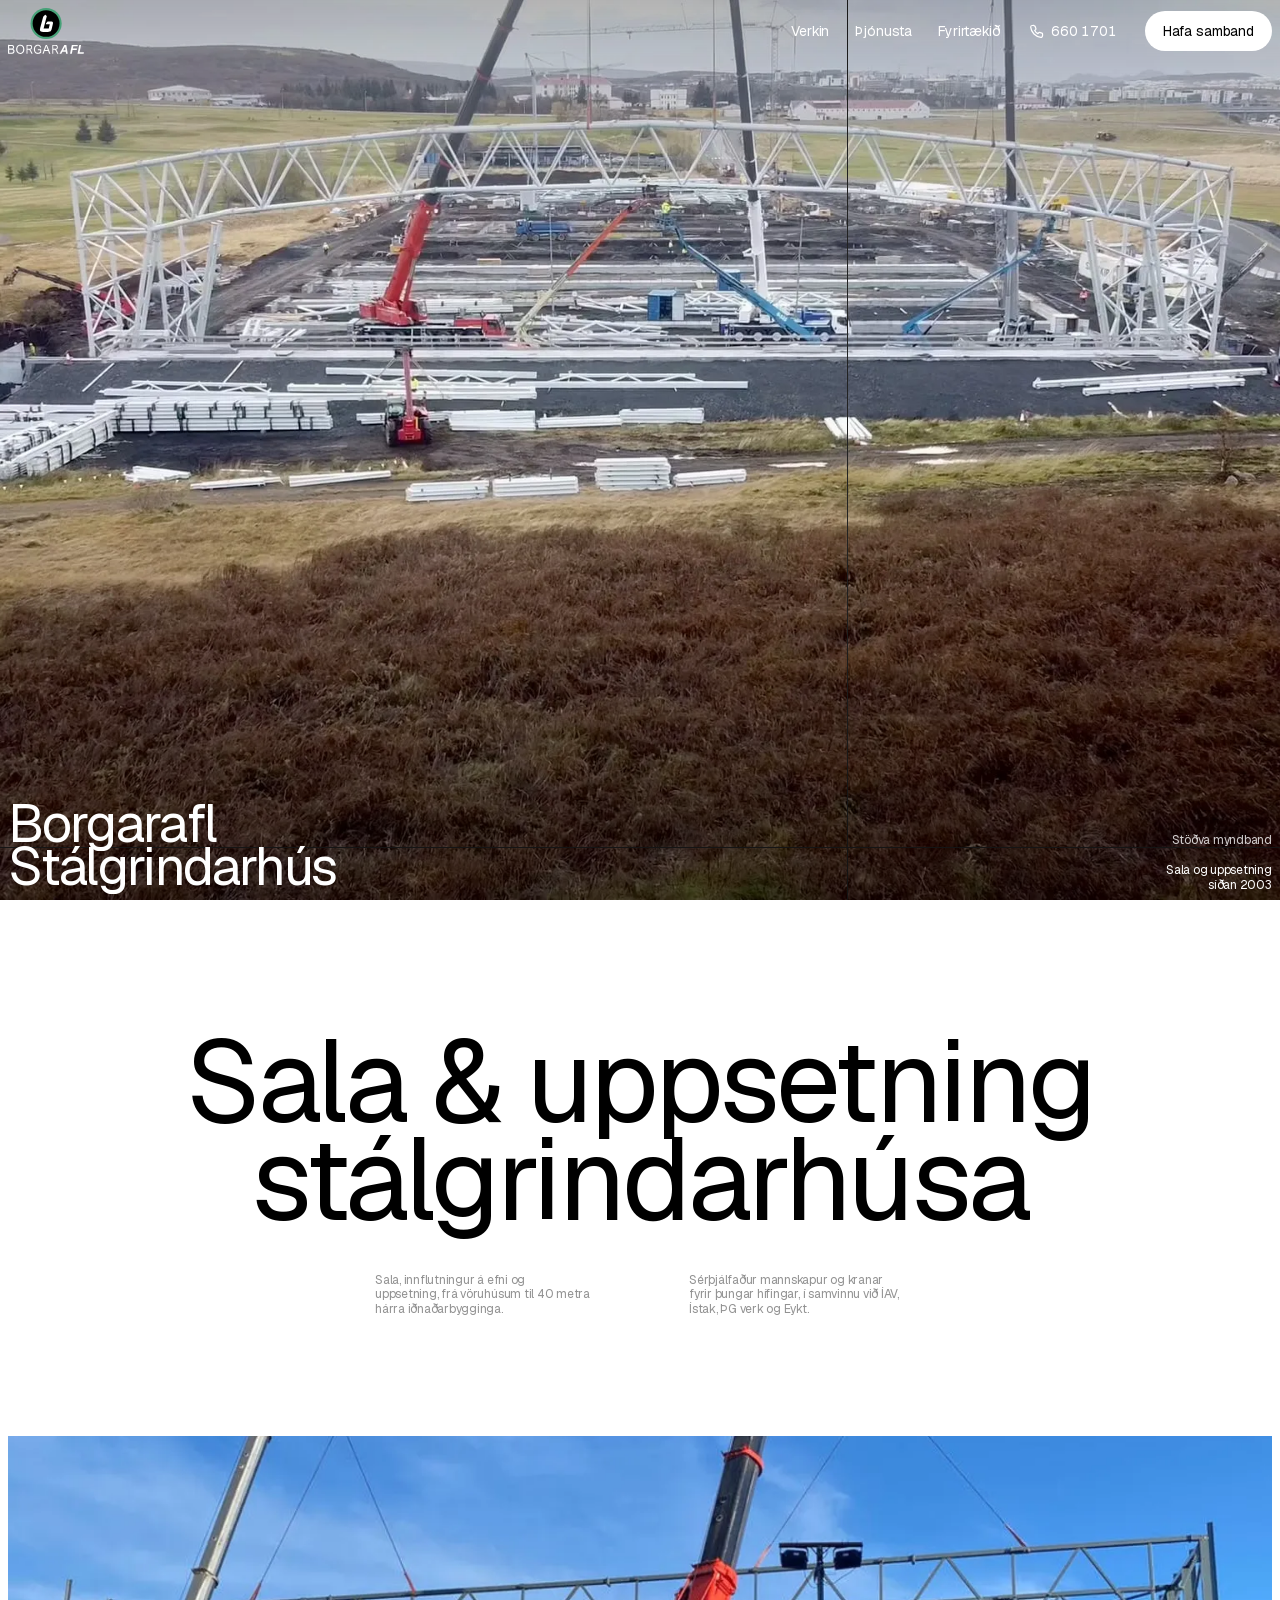
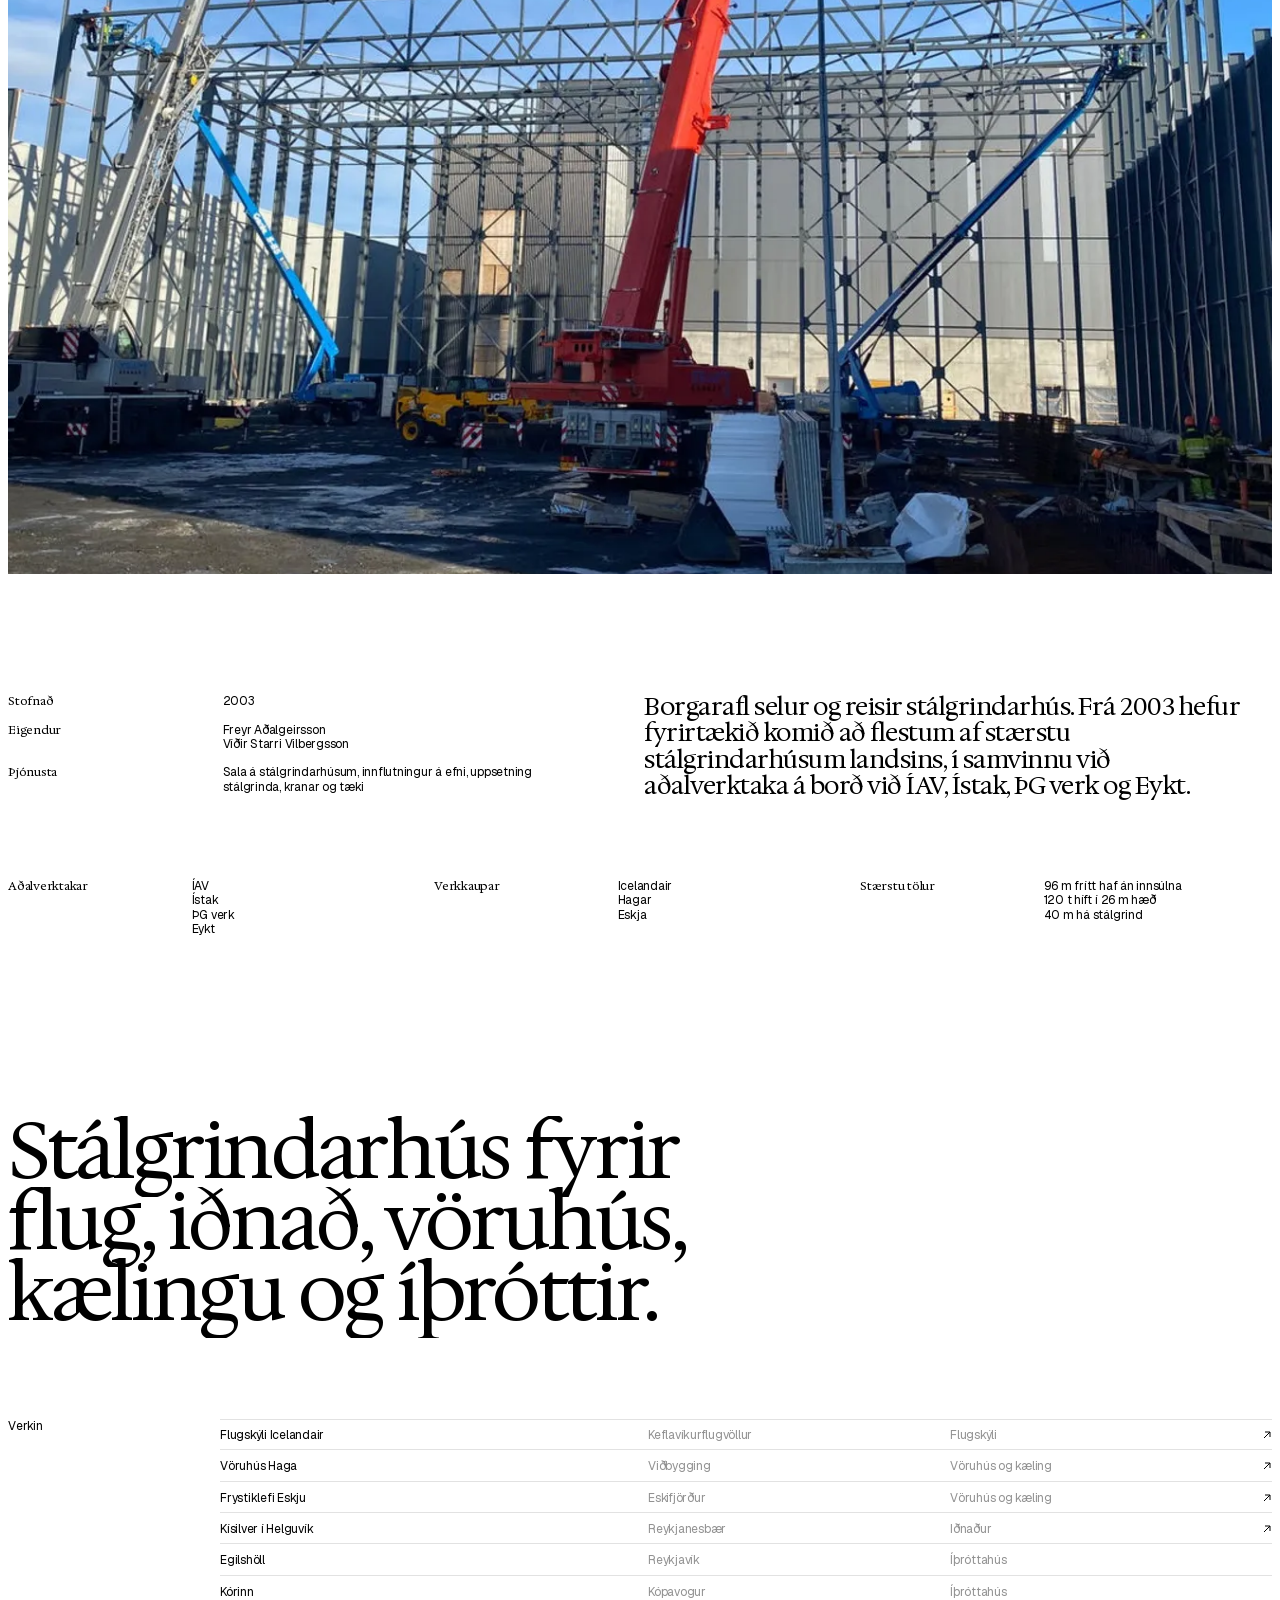
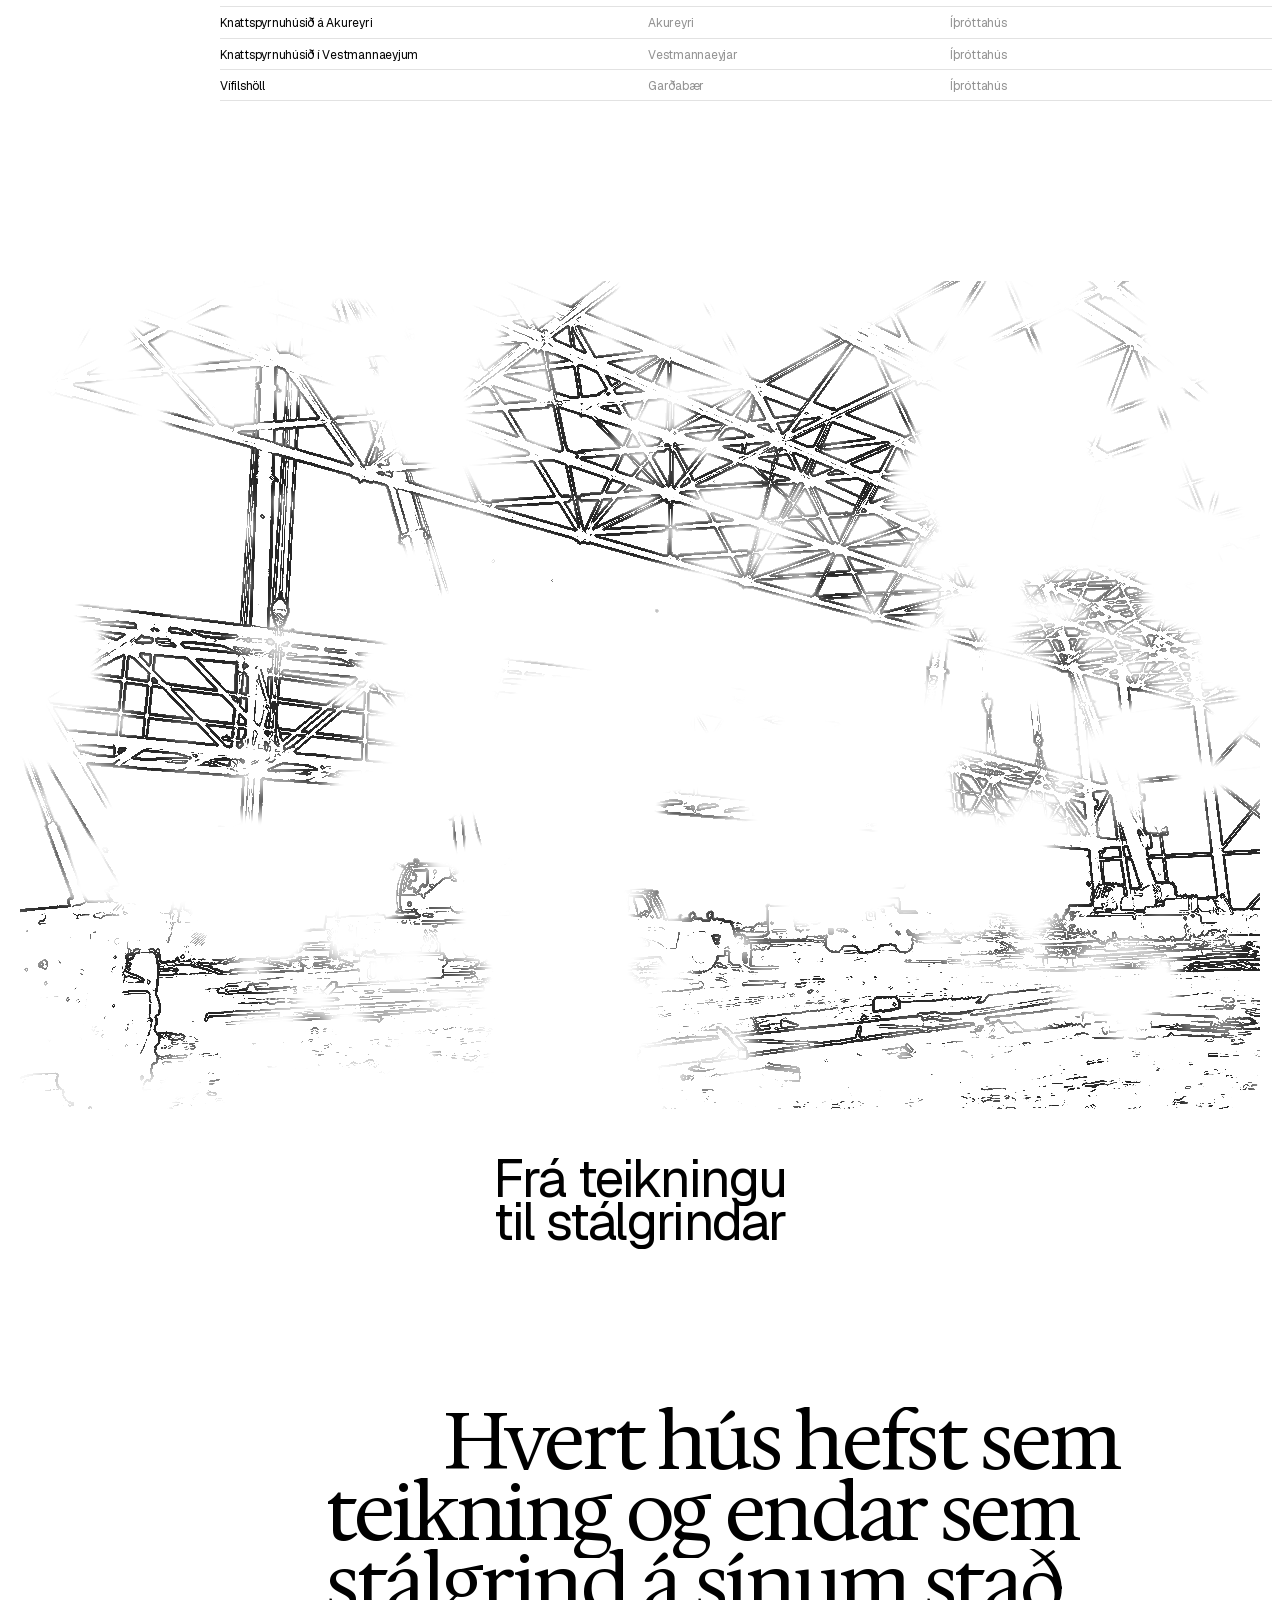
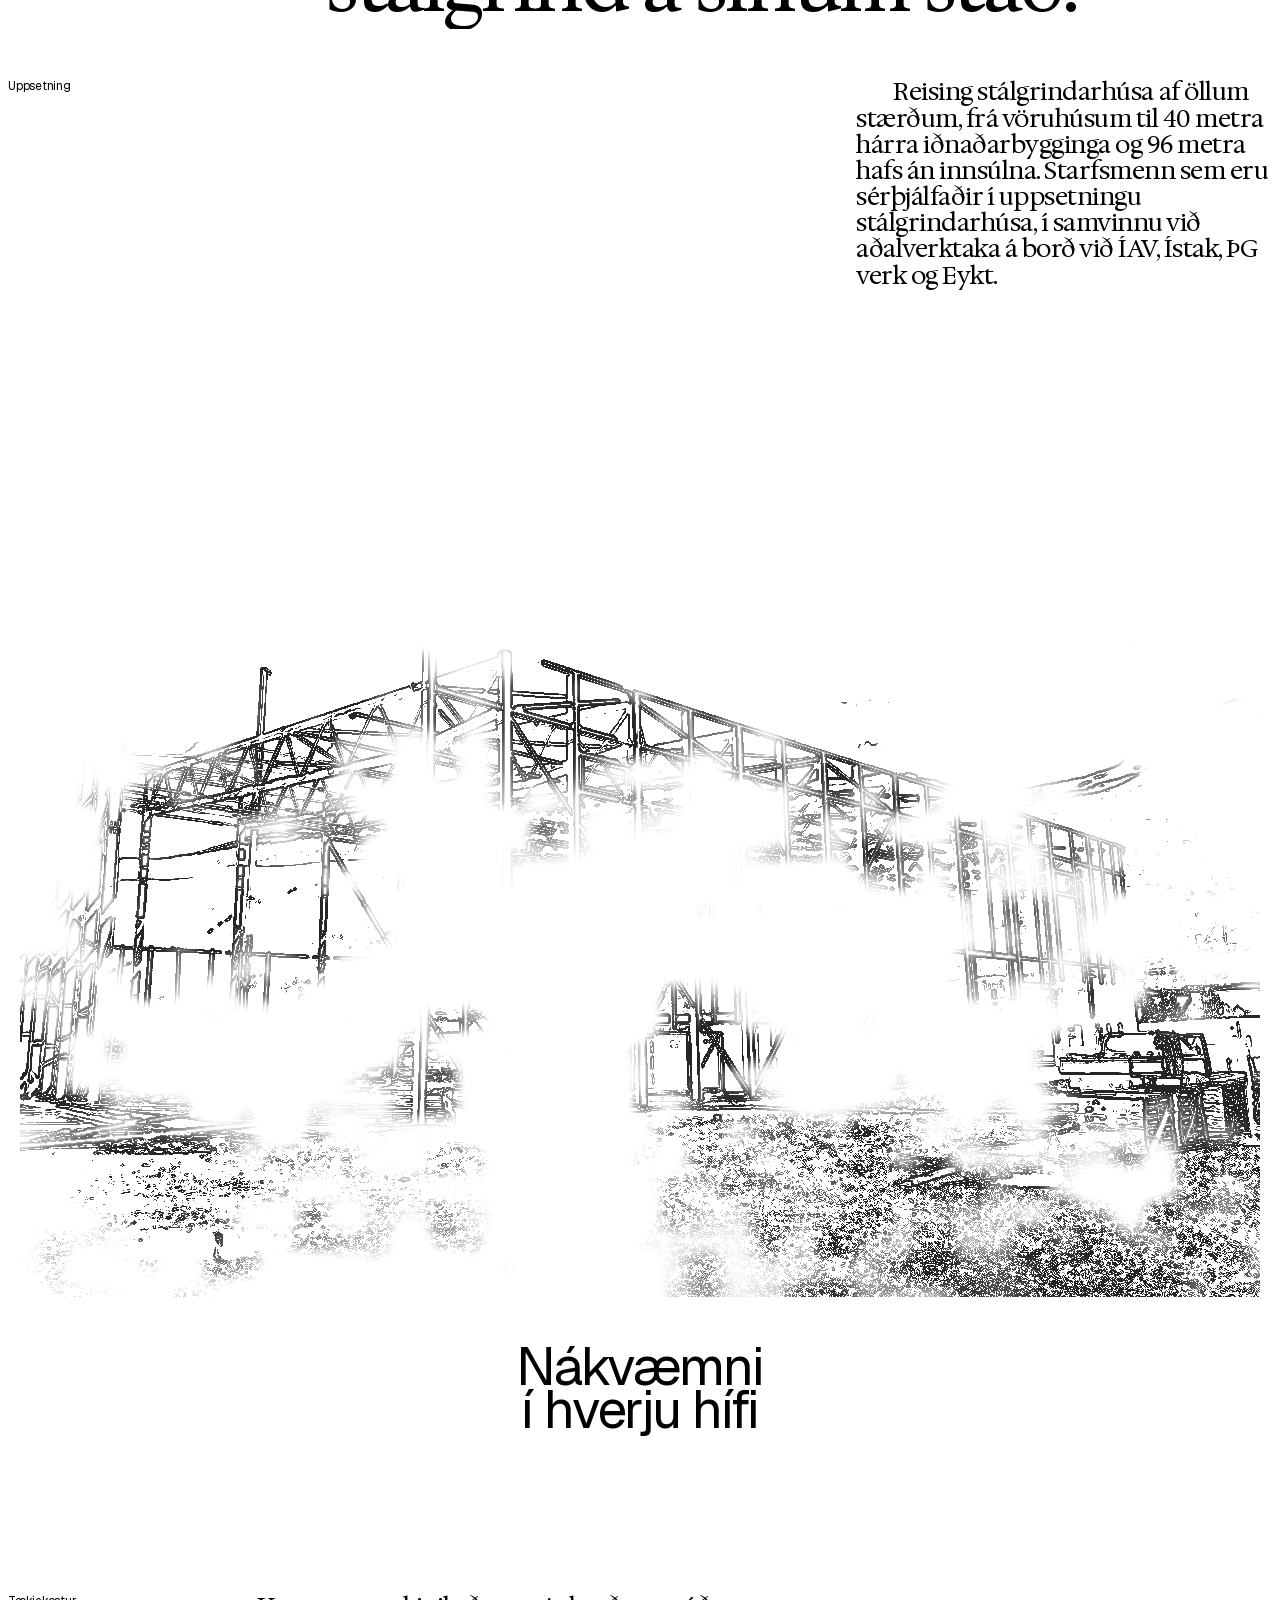
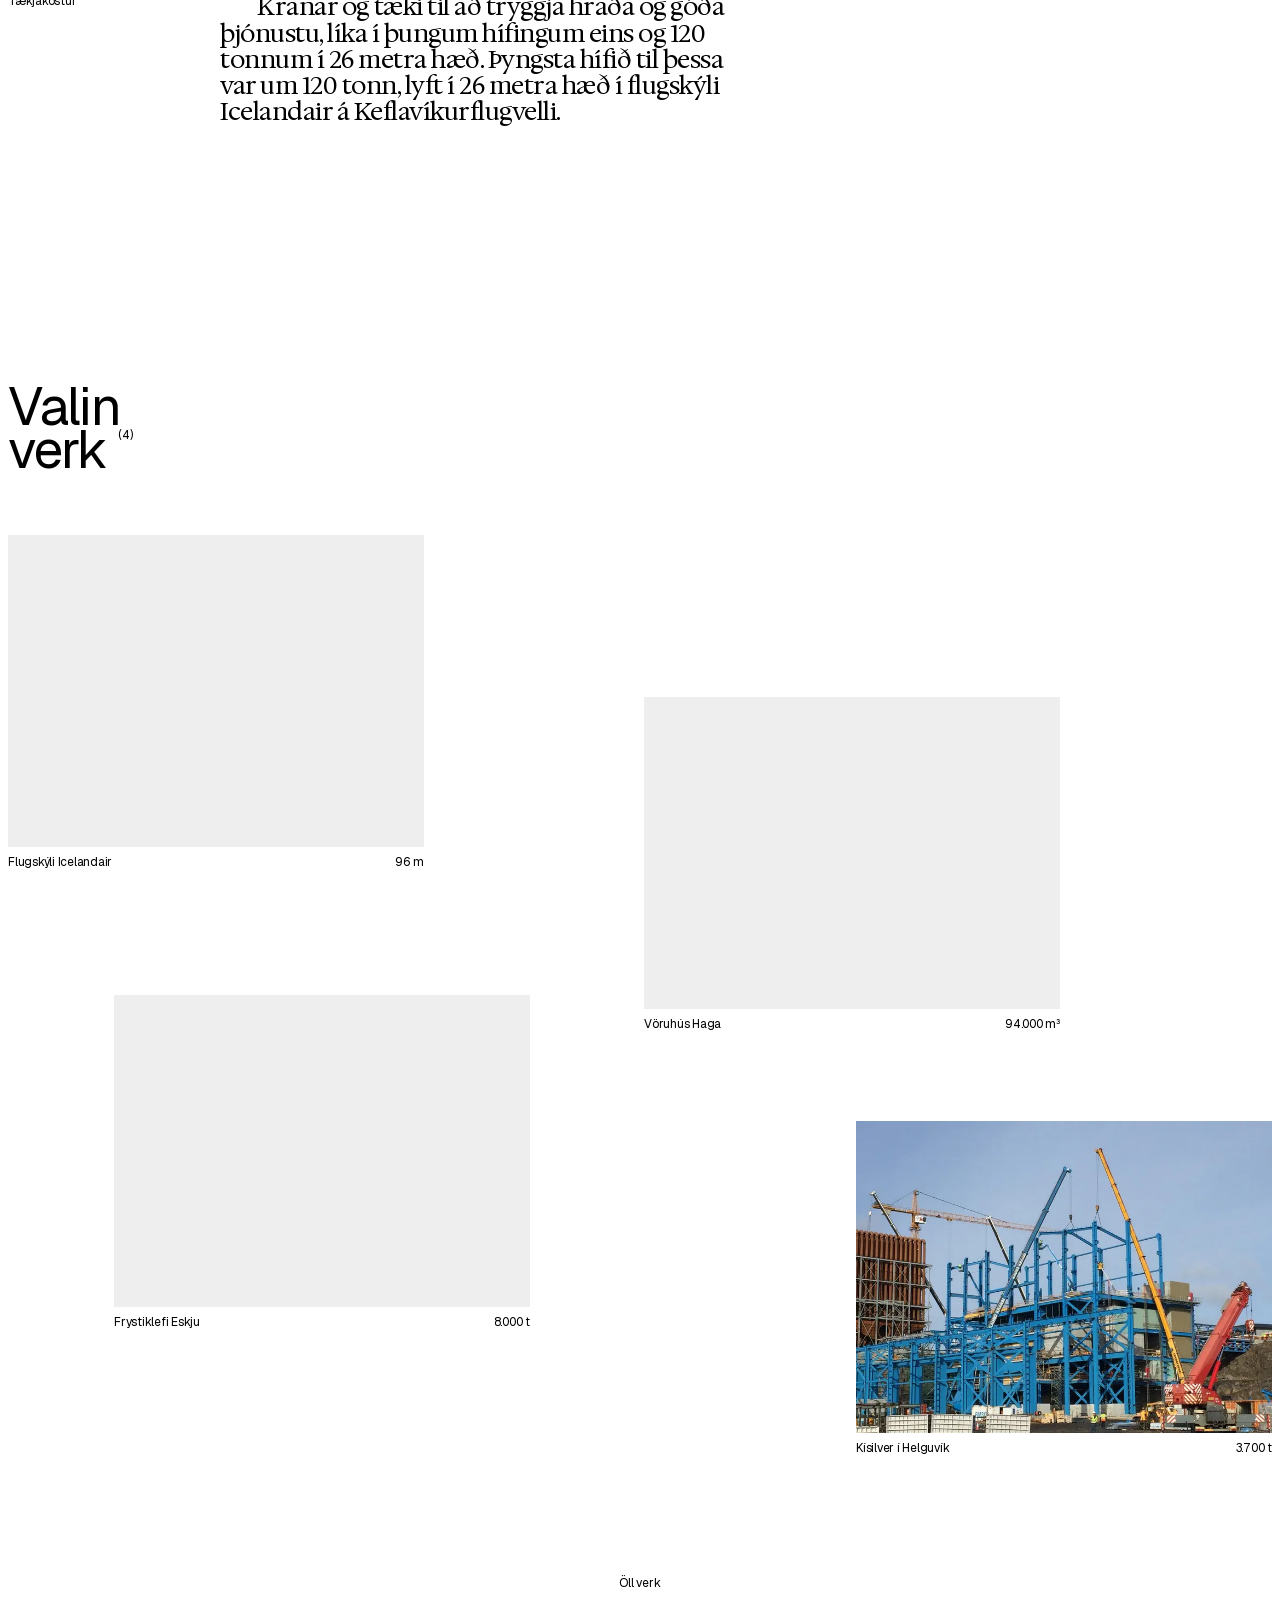
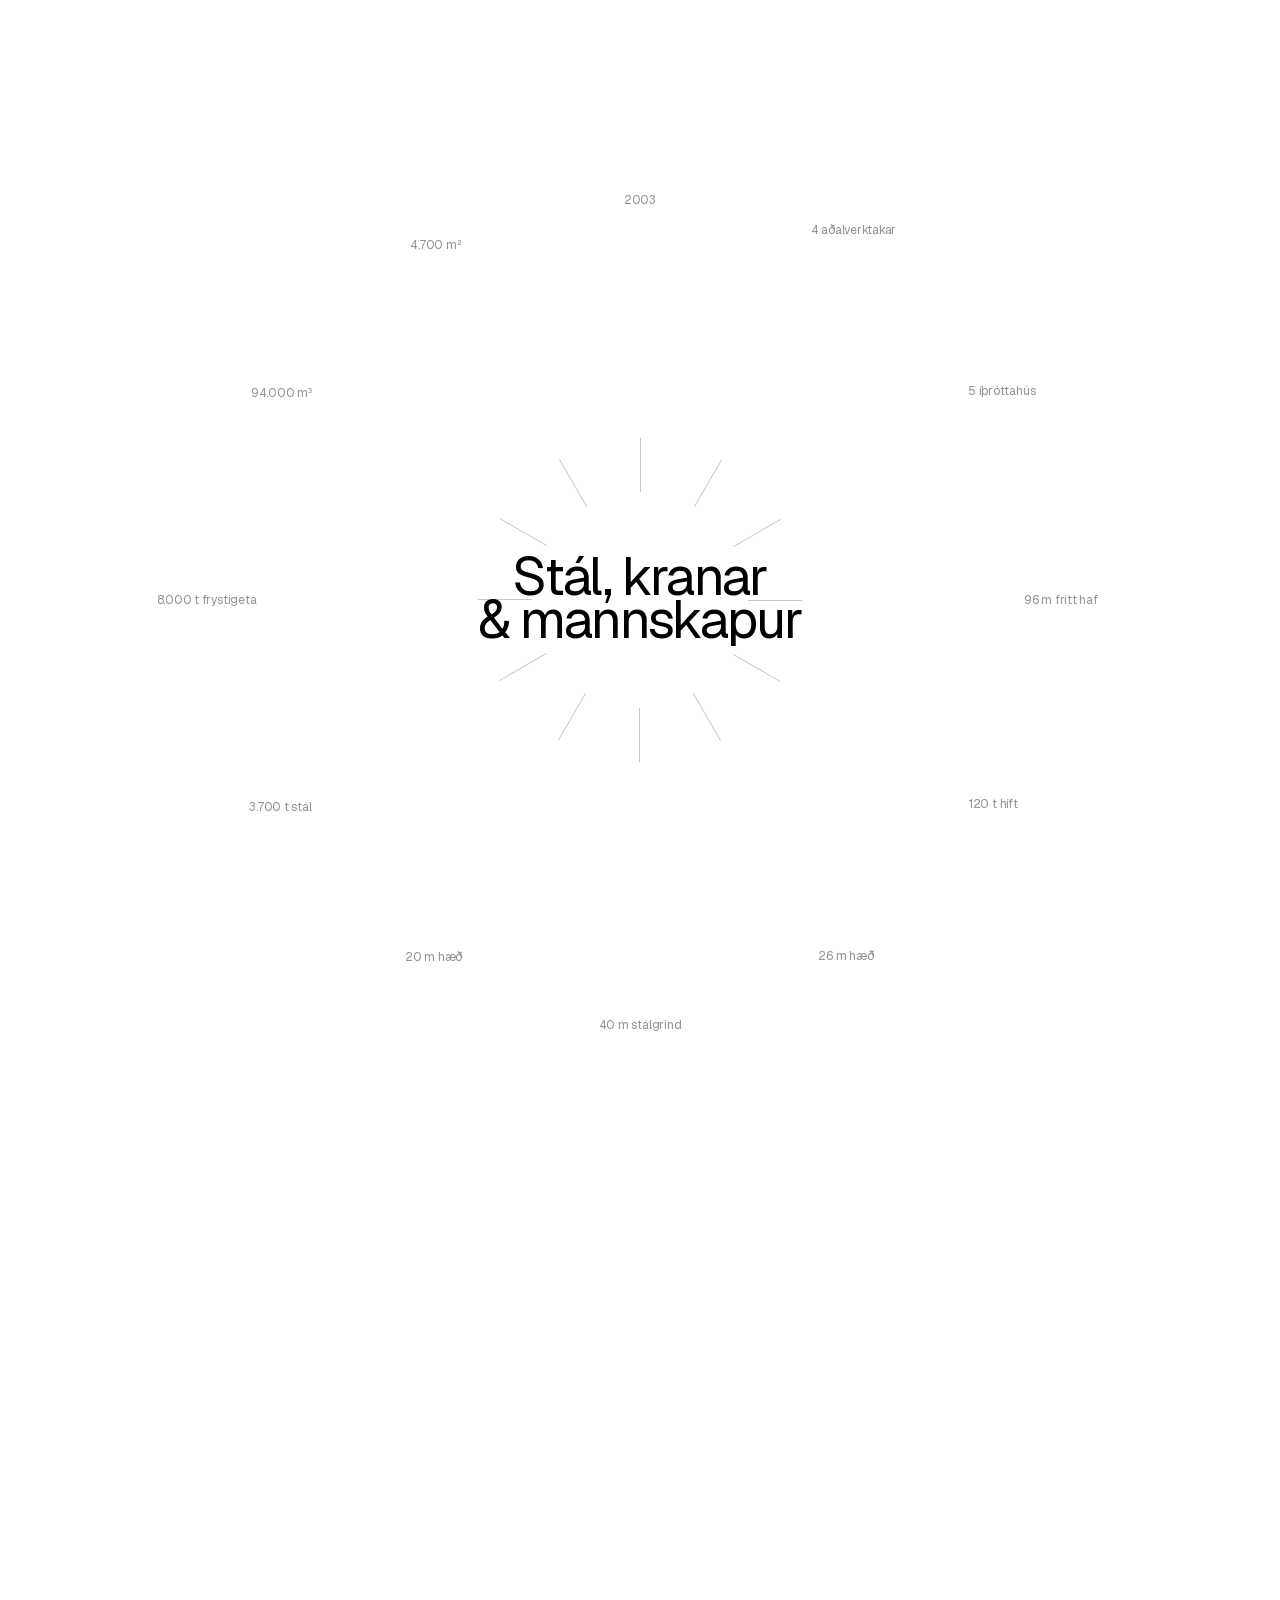
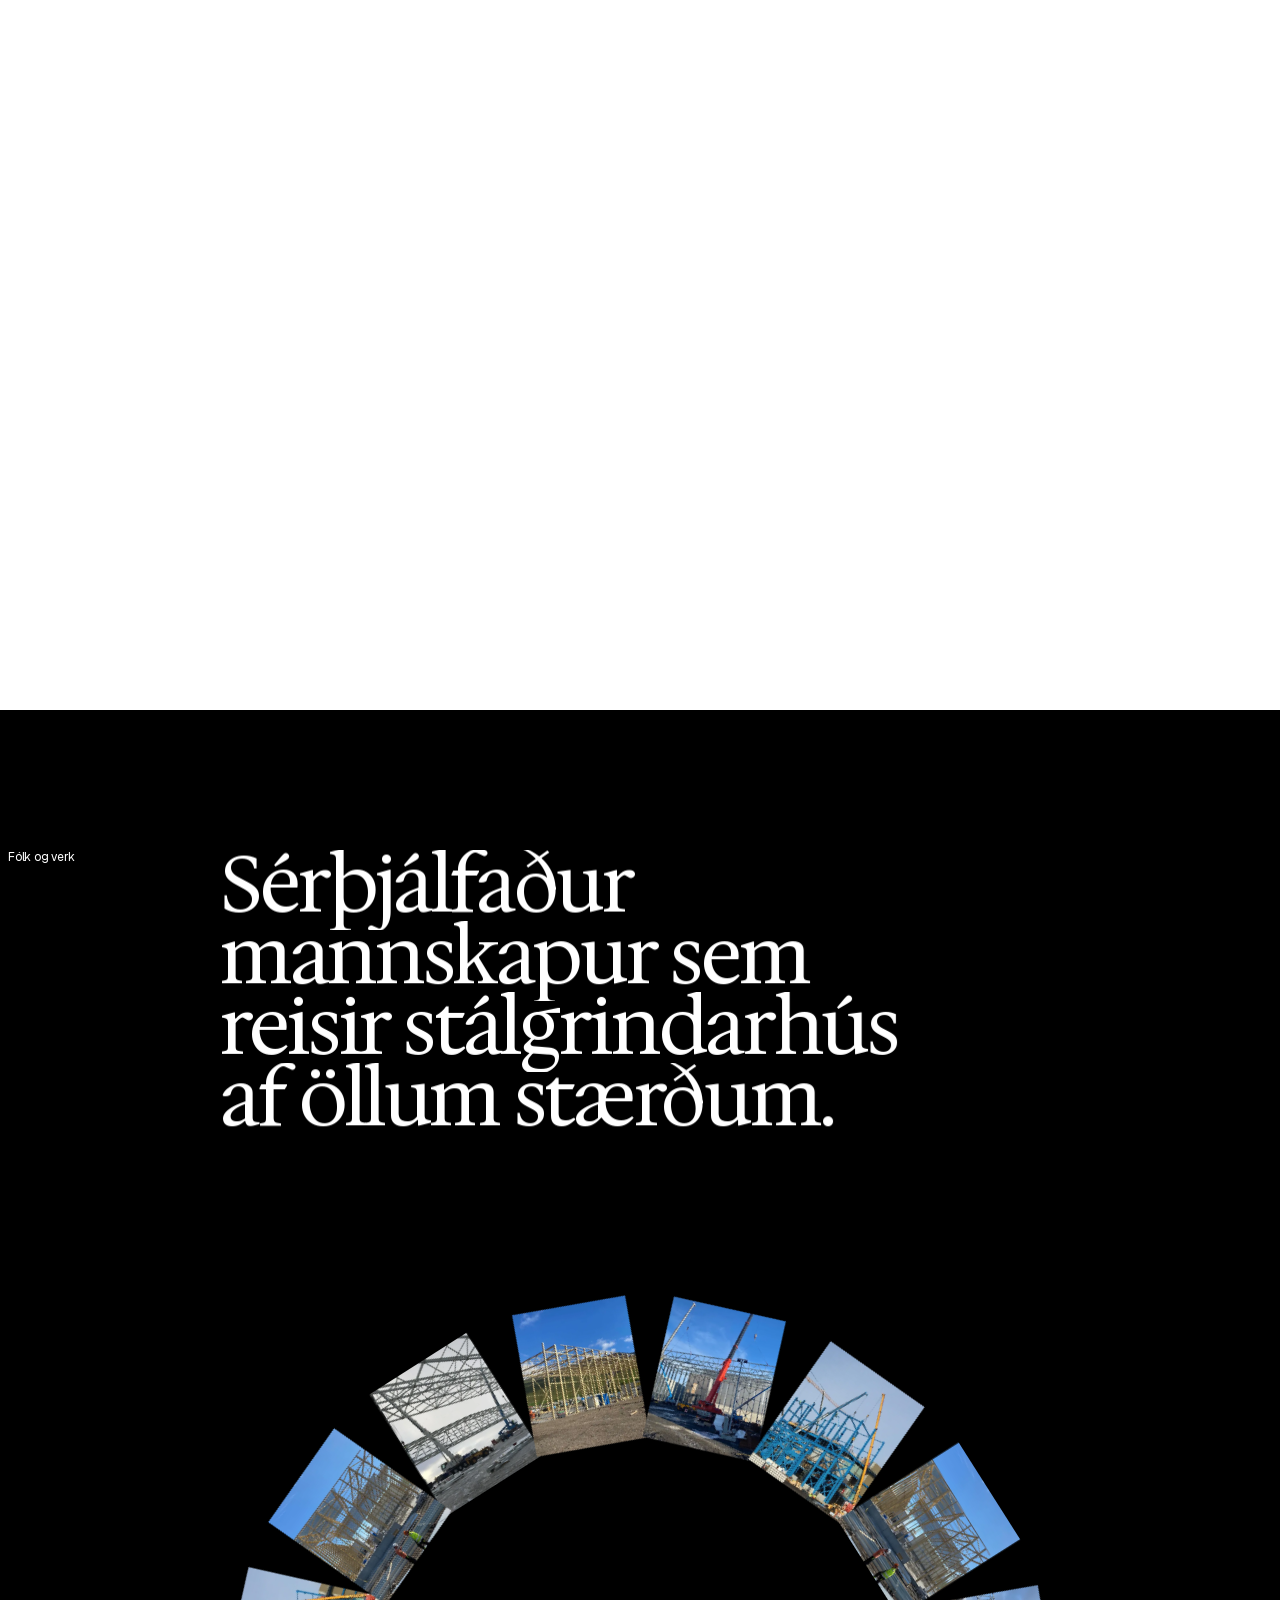
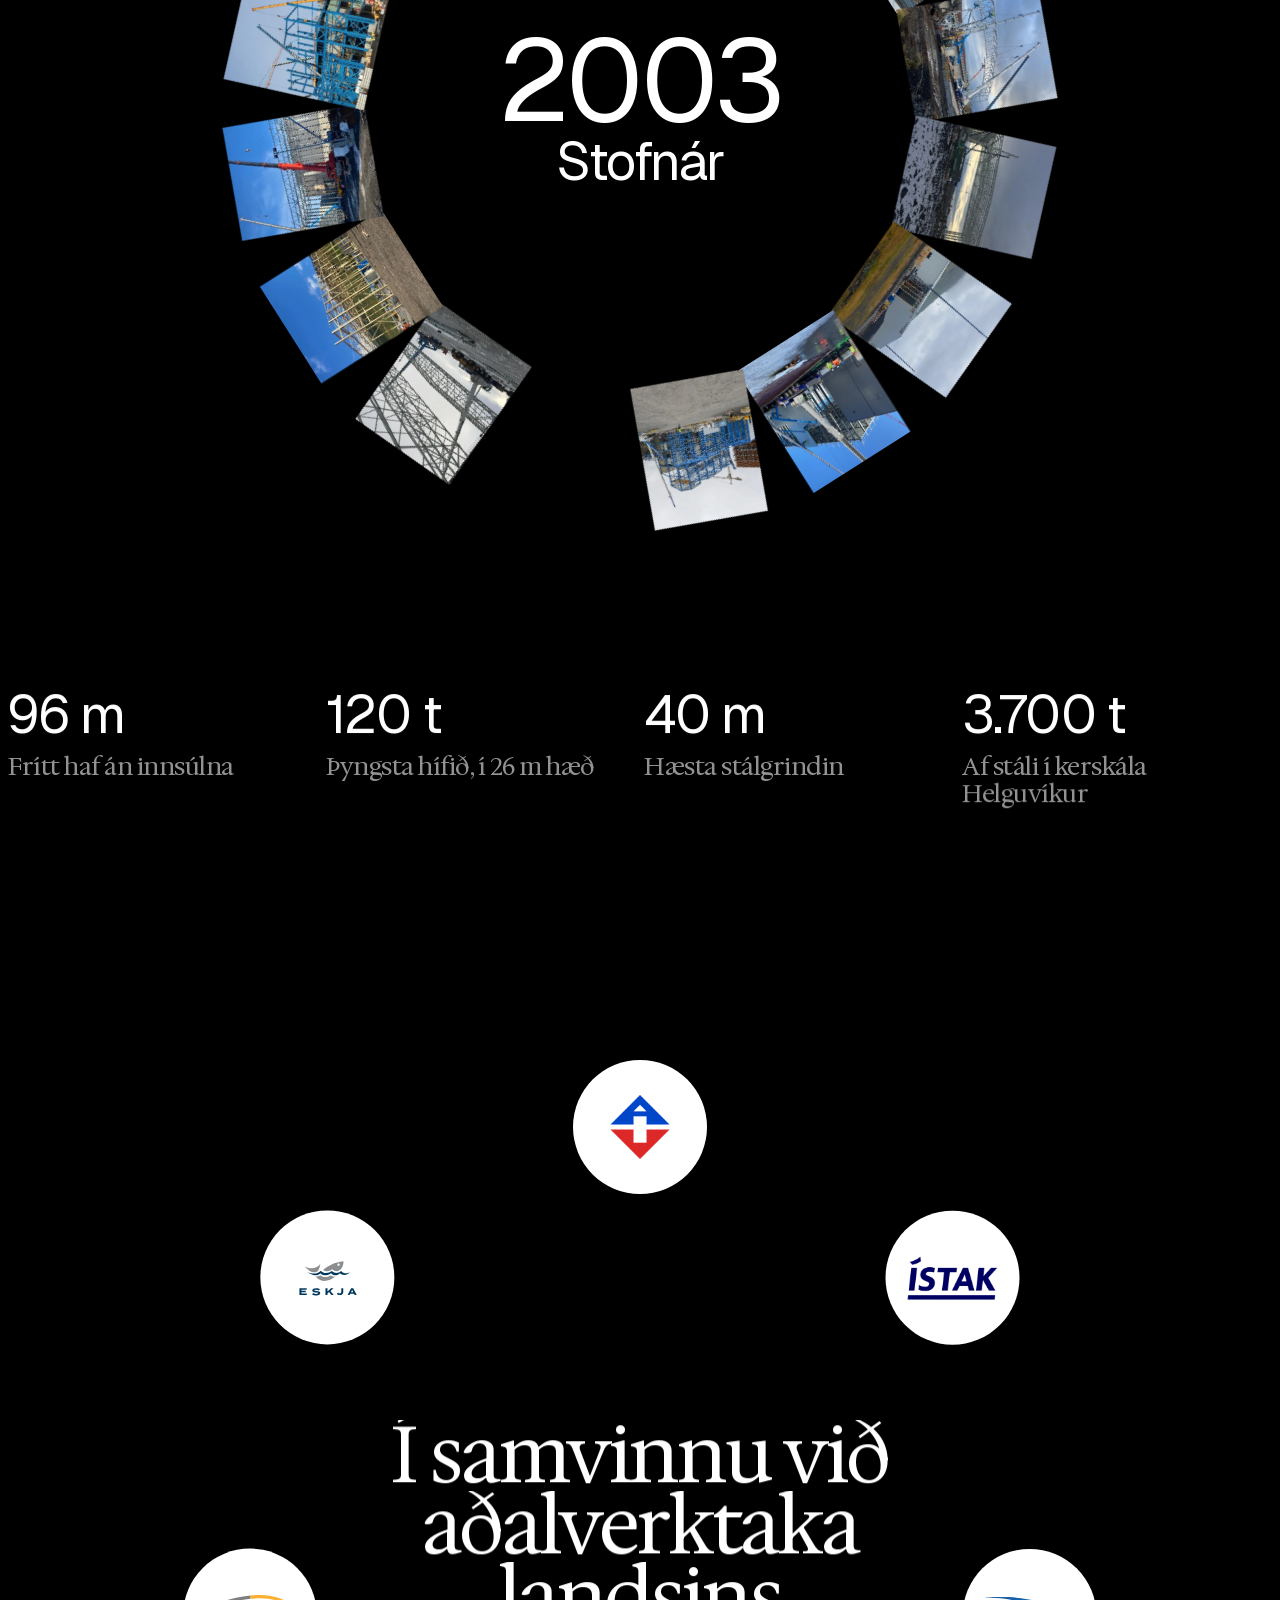
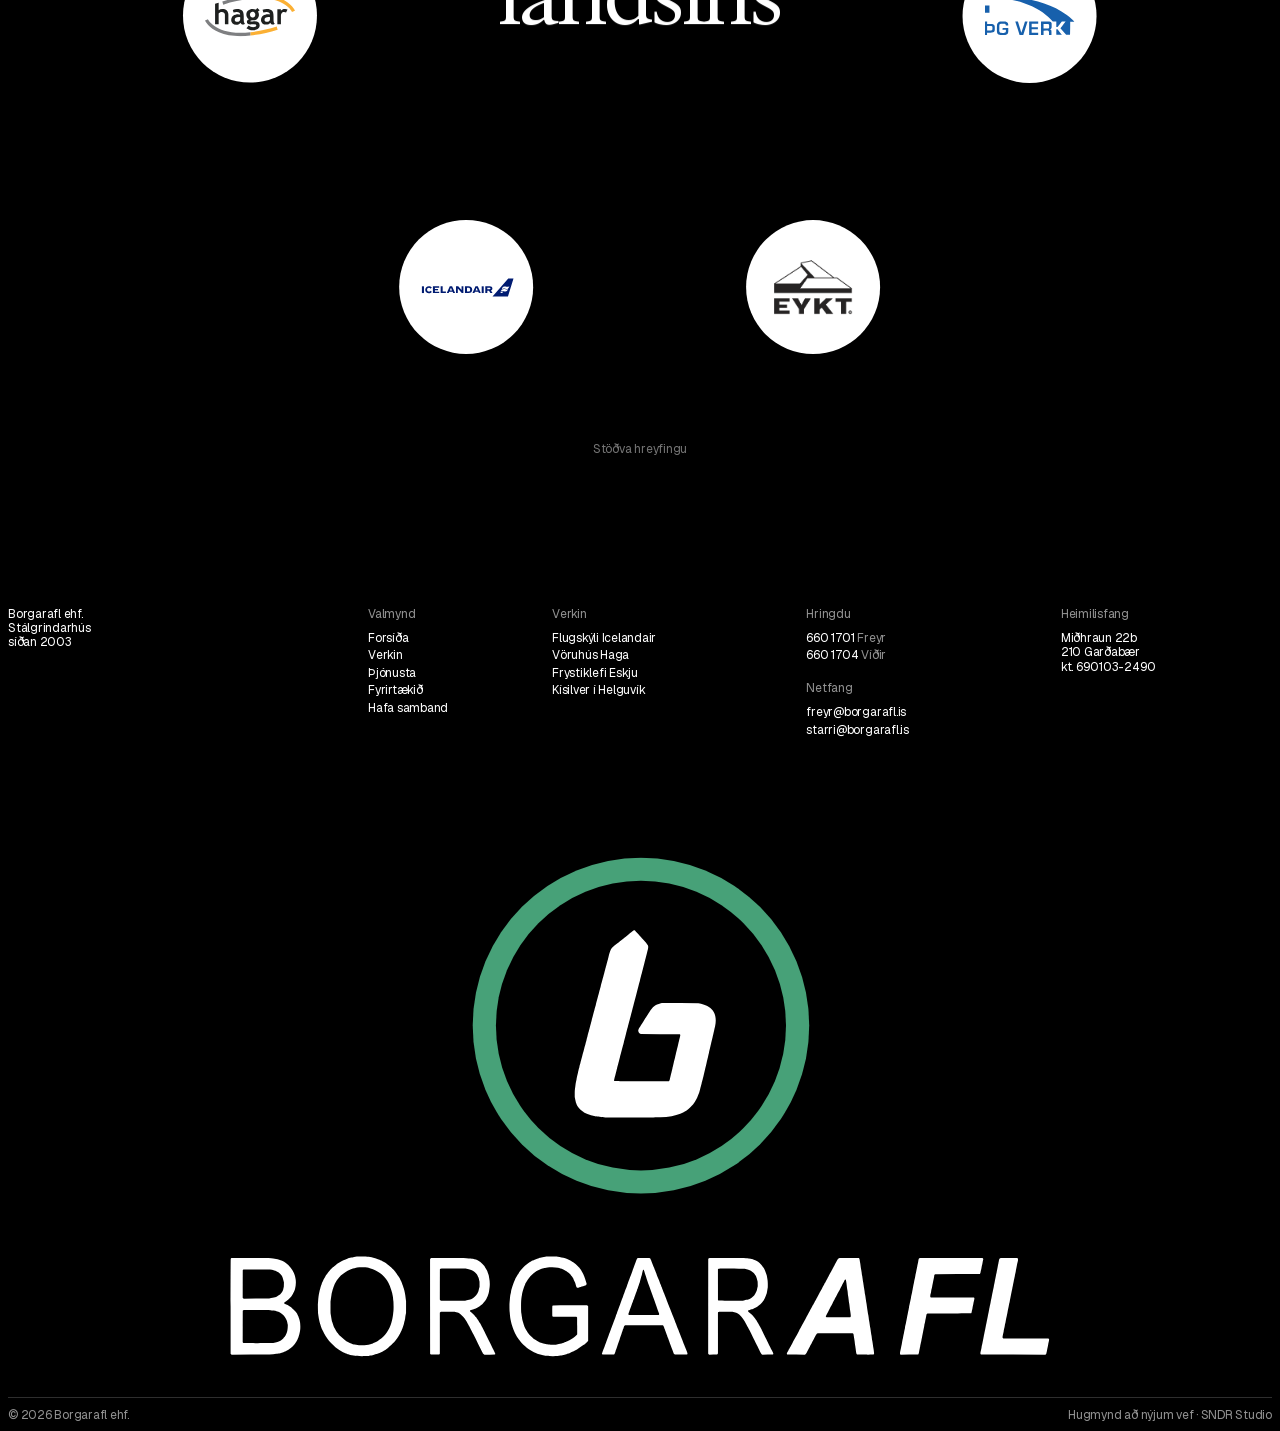
<file: index.html>
<!doctype html>
<html lang="is" class="no-js">
<head>
<meta charset="utf-8">
<meta name="viewport" content="width=device-width, initial-scale=1, viewport-fit=cover">
<title>Borgarafl · Sala og uppsetning stálgrindarhúsa síðan 2003</title>
<meta name="description" content="Borgarafl selur og reisir stálgrindarhús. Flugskýli Icelandair, kísilverið í Helguvík, vöruhús Haga og frystiklefi Eskju. Síðan 2003.">
<meta name="robots" content="noindex, nofollow">
<meta name="theme-color" content="#000000">
<meta name="format-detection" content="telephone=no">
<link rel="icon" href="assets/img/favicon-32.png" sizes="32x32" type="image/png">
<link rel="apple-touch-icon" href="assets/img/apple-touch-icon.png">
<link rel="preload" href="assets/fonts/Geist-latin.woff2" as="font" type="font/woff2" crossorigin>
<link rel="preload" href="assets/fonts/Hedvig-latin.woff2" as="font" type="font/woff2" crossorigin>
<script>var d=document.documentElement;d.classList.replace('no-js','js');if(!matchMedia('(prefers-reduced-motion: reduce)').matches){d.classList.add('from-wipe');try{if(!sessionStorage.getItem('bwipe'))d.classList.add('is-load')}catch(e){d.classList.add('is-load')}}</script>
<script src="assets/vendor/focus-guard.js"></script>
<link rel="stylesheet" href="assets/vendor/focus-guard.css">
<link rel="stylesheet" href="assets/css/site.css?v=mwhtn8cw">
</head>
<body class="is-home">
<a class="skip" href="#main">Fara í efni</a>
<div class="wipe" aria-hidden="true"><img class="wipe_mark" src="assets/img/logo-mark.svg" alt="" width="352" height="352"></div>
<header class="hdr" data-hdr>
  <a class="brand" href="./" aria-label="Borgarafl, forsíða" translate="no" data-wipe>
    <span class="brand_full"><img class="l-light" src="assets/img/logo-white.svg" alt="" width="848" height="518"><img class="l-dark" src="assets/img/logo.svg" alt="" width="848" height="518"></span>
    <span class="brand_mark"><img src="assets/img/logo-mark.svg" alt="" width="352" height="352"></span>
  </a>
  <nav class="nav" aria-label="Aðalvalmynd"><ul class="nav_list"><li><a class="link" href="verkin/" data-wipe>Verkin</a></li><li><a class="link" href="thjonusta/" data-wipe>Þjónusta</a></li><li><a class="link" href="fyrirtaekid/" data-wipe>Fyrirtækið</a></li></ul>
    <a class="nav_tel" href="tel:+3546601701"><svg viewBox="0 0 16 16" aria-hidden="true"><path d="M5.2 1.5 3.3 1.6c-.9.1-1.6.9-1.5 1.8.5 5.6 5.2 10.3 10.8 10.8.9.1 1.7-.6 1.8-1.5l.1-1.9a1 1 0 0 0-.7-1l-2.4-.8a1 1 0 0 0-1 .3l-.9 1a7.6 7.6 0 0 1-3.4-3.4l1-.9a1 1 0 0 0 .3-1l-.8-2.4a1 1 0 0 0-1-.7Z" fill="none" stroke="currentColor" stroke-width="1.3" stroke-linejoin="round"/></svg>660 1701</a>
    <a class="nav_cta" href="hafa-samband/" data-wipe>Hafa samband</a>
  </nav>
  <button type="button" class="menu_btn" data-menu-btn aria-expanded="false" aria-controls="menu"><span class="menu_lbl" data-menu-lbl>Valmynd</span><span class="menu_ic" aria-hidden="true"><i></i><i></i></span></button>
</header>
<div class="menu" id="menu" tabindex="-1" data-menu hidden>
  <nav aria-label="Valmynd"><ul class="menu_list"><li style="--d:0"><a class="menu_a is-cur" href="./" aria-current="page" data-wipe><span>Forsíða</span><i aria-hidden="true">01</i></a></li><li style="--d:1"><a class="menu_a" href="verkin/" data-wipe><span>Verkin</span><i aria-hidden="true">02</i></a></li><li style="--d:2"><a class="menu_a" href="thjonusta/" data-wipe><span>Þjónusta</span><i aria-hidden="true">03</i></a></li><li style="--d:3"><a class="menu_a" href="fyrirtaekid/" data-wipe><span>Fyrirtækið</span><i aria-hidden="true">04</i></a></li><li style="--d:4"><a class="menu_a" href="hafa-samband/" data-wipe><span>Hafa samband</span><i aria-hidden="true">05</i></a></li></ul></nav>
  <div class="menu_foot" style="--d:5">
    <a class="menu_tel" href="tel:+3546601701"><span class="mute">Freyr</span> 660 1701</a><a class="menu_tel" href="tel:+3546601704"><span class="mute">Víðir</span> 660 1704</a>
    <a class="menu_mail" href="mailto:freyr@borgarafl.is">freyr@borgarafl.is</a><a class="menu_mail" href="mailto:starri@borgarafl.is">starri@borgarafl.is</a>
  </div>
</div>
<main id="main">

<section class="hero" data-theme="dark">
  <div class="hero_media" data-hero-media><img class="cover" width="1920" height="1080" src="assets/img/film-poster.webp" srcset="assets/img/film-poster-s.webp 760w, assets/img/film-poster.webp 1920w" sizes="100vw" alt="Loftmynd af stálgrindarhúsi Borgarafls í uppsetningu" fetchpriority="high" decoding="async"><div class="hero_film" data-film="478034598" aria-hidden="true"></div></div>
  <div class="hero_in">
    <h1 class="t-h4 hero_t" data-lines>Borgarafl<br>Stálgrindarhús</h1>
    
    <div class="hero_ctl"><button type="button" class="ui loopbtn link" data-film-toggle aria-pressed="false">Stöðva myndband</button><p class="ui hero_note" data-lines>Sala og uppsetning<br>síðan 2003</p></div>
  </div>
</section>

<section class="stmt">
  <h2 class="t-display" data-lines>Sala &amp; uppsetning<br>stálgrindarhúsa</h2>
  <div class="stmt_cols ui mute">
    <p data-lines>Sala, innflutningur á efni og uppsetning, frá vöruhúsum til 40 metra hárra iðnaðarbygginga.</p>
    <p data-lines>Sérþjálfaður mannskapur og kranar fyrir þungar hífingar, í samvinnu við ÍAV, Ístak, ÞG verk og Eykt.</p>
  </div>
  <figure class="win win-wide" data-par><img class="" width="1600" height="1200" src="assets/img/hagar-1.webp" srcset="assets/img/hagar-1-s.webp 760w, assets/img/hagar-1.webp 1600w" sizes="100vw" alt="Kranar reisa stálgrind vöruhúss Haga" loading="lazy" decoding="async"></figure>
</section>

<section class="facts">
  <dl class="facts_dl ui">
    <div><dt>Stofnað</dt><dd>2003</dd></div>
    <div><dt>Eigendur</dt><dd>Freyr Aðalgeirsson<br>Víðir Starri Vilbergsson</dd></div>
    <div><dt>Þjónusta</dt><dd>Sala á stálgrindarhúsum, innflutningur á efni, uppsetning stálgrinda, kranar og tæki</dd></div>
  </dl>
  <p class="t-serif-l facts_p" data-lines>Borgarafl selur og reisir stálgrindarhús. Frá 2003 hefur fyrirtækið komið að flestum af stærstu stálgrindarhúsum landsins, í samvinnu við aðalverktaka á borð við ÍAV, Ístak, ÞG verk og Eykt.</p>
  <dl class="facts_dl facts_dl-2 ui">
    <div><dt>Aðalverktakar</dt><dd>ÍAV<br>Ístak<br>ÞG verk<br>Eykt</dd></div>
    <div><dt>Verkkaupar</dt><dd>Icelandair<br>Hagar<br>Eskja</dd></div>
    <div><dt>Stærstu tölur</dt><dd>96 m frítt haf án innsúlna<br>120 t híft í 26 m hæð<br>40 m há stálgrind</dd></div>
  </dl>
</section>

<section class="tbl-sec">
  <h2 class="t-serif-xl" data-lines>Stálgrindarhús fyrir flug, iðnað, vöruhús, kælingu og íþróttir.</h2>
  <div class="tbl" data-rows>
    <p class="lbl ui tbl_lbl">Verkin</p>
    <ul>
      <li class="row"><a href="verkin/flugskyli-icelandair/" data-wipe><span class="row_in"><span>Flugskýli Icelandair</span><span class="mute">Keflavíkurflugvöllur</span><span class="mute">Flugskýli</span><svg class="ar" viewBox="0 0 10 10" aria-hidden="true"><path d="M2 8L8 2M3 2h5v5" fill="none" stroke="currentColor" stroke-width="1"/></svg></span></a><i class="rule"></i></li><li class="row"><a href="verkin/voruhus-haga/" data-wipe><span class="row_in"><span>Vöruhús Haga</span><span class="mute">Viðbygging</span><span class="mute">Vöruhús og kæling</span><svg class="ar" viewBox="0 0 10 10" aria-hidden="true"><path d="M2 8L8 2M3 2h5v5" fill="none" stroke="currentColor" stroke-width="1"/></svg></span></a><i class="rule"></i></li><li class="row"><a href="verkin/frystiklefi-eskju/" data-wipe><span class="row_in"><span>Frystiklefi Eskju</span><span class="mute">Eskifjörður</span><span class="mute">Vöruhús og kæling</span><svg class="ar" viewBox="0 0 10 10" aria-hidden="true"><path d="M2 8L8 2M3 2h5v5" fill="none" stroke="currentColor" stroke-width="1"/></svg></span></a><i class="rule"></i></li><li class="row"><a href="verkin/kisilver-helguvik/" data-wipe><span class="row_in"><span>Kísilver í Helguvík</span><span class="mute">Reykjanesbær</span><span class="mute">Iðnaður</span><svg class="ar" viewBox="0 0 10 10" aria-hidden="true"><path d="M2 8L8 2M3 2h5v5" fill="none" stroke="currentColor" stroke-width="1"/></svg></span></a><i class="rule"></i></li>
      <li class="row"><span class="row_in"><span>Egilshöll</span><span class="mute">Reykjavík</span><span class="mute">Íþróttahús</span><span></span></span><i class="rule"></i></li><li class="row"><span class="row_in"><span>Kórinn</span><span class="mute">Kópavogur</span><span class="mute">Íþróttahús</span><span></span></span><i class="rule"></i></li><li class="row"><span class="row_in"><span>Knattspyrnuhúsið á Akureyri</span><span class="mute">Akureyri</span><span class="mute">Íþróttahús</span><span></span></span><i class="rule"></i></li><li class="row"><span class="row_in"><span>Knattspyrnuhúsið í Vestmannaeyjum</span><span class="mute">Vestmannaeyjar</span><span class="mute">Íþróttahús</span><span></span></span><i class="rule"></i></li><li class="row"><span class="row_in"><span>Vífilshöll</span><span class="mute">Garðabær</span><span class="mute">Íþróttahús</span><span></span></span><i class="rule"></i></li>
    </ul>
  </div>
</section>

<section class="sketch" data-sketch="assets/img/icelandair-1.webp">
  <div class="sketch_stage"><canvas class="sketch_cv" aria-hidden="true"></canvas><img class="sketch_fb" width="1600" height="1200" src="assets/img/icelandair-1.webp" srcset="assets/img/icelandair-1-s.webp 760w, assets/img/icelandair-1.webp 1600w" sizes="100vw" alt="Stálgrind flugskýlis Icelandair, teiknuð fram með skrunun" loading="lazy" decoding="async"></div>
  <h2 class="t-h4 sketch_t" data-lines>Frá teikningu<br>til stálgrindar</h2>
</section>

<section class="prose">
  <h2 class="t-serif-xl" data-lines>Hvert hús hefst sem teikning og endar sem stálgrind á sínum stað.</h2>
  <p class="ui lbl prose_lbl">Uppsetning</p>
  <p class="t-serif-l prose_p" data-lines>Reising stálgrindarhúsa af öllum stærðum, frá vöruhúsum til 40 metra hárra iðnaðarbygginga og 96 metra hafs án innsúlna. Starfsmenn sem eru sérþjálfaðir í uppsetningu stálgrindarhúsa, í samvinnu við aðalverktaka á borð við ÍAV, Ístak, ÞG verk og Eykt.</p>
</section>

<section class="sketch sketch-2" data-sketch="assets/img/eskja-1.webp">
  <div class="sketch_stage"><canvas class="sketch_cv" aria-hidden="true"></canvas><img class="sketch_fb" width="1600" height="1200" src="assets/img/eskja-1.webp" srcset="assets/img/eskja-1-s.webp 760w, assets/img/eskja-1.webp 1600w" sizes="100vw" alt="Stálgrind frystiklefa Eskju, teiknuð fram með skrunun" loading="lazy" decoding="async"></div>
  <h2 class="t-h4 sketch_t" data-lines>Nákvæmni<br>í hverju hífi</h2>
</section>

<section class="prose prose-r">
  <p class="ui lbl prose_lbl">Tækjakostur</p>
  <p class="t-serif-l prose_p" data-lines>Kranar og tæki til að tryggja hraða og góða þjónustu, líka í þungum hífingum eins og 120 tonnum í 26 metra hæð. Þyngsta hífið til þessa var um 120 tonn, lyft í 26 metra hæð í flugskýli Icelandair á Keflavíkurflugvelli.</p>
</section>

<section class="works">
  <h2 class="t-h4 works_t" data-lines>Valin<br>verk <sup class="ui">(4)</sup></h2>
  <div class="works_grid" data-works><a class="wk wk-0" href="verkin/flugskyli-icelandair/" data-wk data-wipe>
  <span class="wk_img"><img class="cover" width="1600" height="1200" src="assets/img/icelandair-1.webp" srcset="assets/img/icelandair-1-s.webp 760w, assets/img/icelandair-1.webp 1600w" sizes="(min-width: 760px) 32vw, 92vw" alt="Flugskýli Icelandair" loading="lazy" decoding="async"></span>
  <span class="wk_cap ui"><span>Flugskýli Icelandair</span><span>96 m</span></span>
</a><a class="wk wk-1" href="verkin/voruhus-haga/" data-wk data-wipe>
  <span class="wk_img"><img class="cover" width="1600" height="1200" src="assets/img/hagar-1.webp" srcset="assets/img/hagar-1-s.webp 760w, assets/img/hagar-1.webp 1600w" sizes="(min-width: 760px) 32vw, 92vw" alt="Vöruhús Haga" loading="lazy" decoding="async"></span>
  <span class="wk_cap ui"><span>Vöruhús Haga</span><span>94.000 m³</span></span>
</a><a class="wk wk-2" href="verkin/frystiklefi-eskju/" data-wk data-wipe>
  <span class="wk_img"><img class="cover" width="1600" height="1200" src="assets/img/eskja-1.webp" srcset="assets/img/eskja-1-s.webp 760w, assets/img/eskja-1.webp 1600w" sizes="(min-width: 760px) 32vw, 92vw" alt="Frystiklefi Eskju" loading="lazy" decoding="async"></span>
  <span class="wk_cap ui"><span>Frystiklefi Eskju</span><span>8.000 t</span></span>
</a><a class="wk wk-3" href="verkin/kisilver-helguvik/" data-wk data-wipe>
  <span class="wk_img"><img class="cover" width="1600" height="1200" src="assets/img/helguvik-1.webp" srcset="assets/img/helguvik-1-s.webp 760w, assets/img/helguvik-1.webp 1600w" sizes="(min-width: 760px) 32vw, 92vw" alt="Kísilver í Helguvík" loading="lazy" decoding="async"></span>
  <span class="wk_cap ui"><span>Kísilver í Helguvík</span><span>3.700 t</span></span>
</a></div>
  <p class="works_all"><a class="link ui" href="verkin/" data-wipe>Öll verk</a></p>
</section>

<section class="radial" data-radial>
  <div class="radial_stage">
    <div class="radial_lines" aria-hidden="true"><span class="rl" style="--a:0deg"><i></i><b class="ui">96 m frítt haf</b></span><span class="rl" style="--a:30deg"><i></i><b class="ui">120 t híft</b></span><span class="rl" style="--a:60deg"><i></i><b class="ui">26 m hæð</b></span><span class="rl" style="--a:90deg"><i></i><b class="ui">40 m stálgrind</b></span><span class="rl" style="--a:120deg"><i></i><b class="ui">20 m hæð</b></span><span class="rl" style="--a:150deg"><i></i><b class="ui">3.700 t stál</b></span><span class="rl" style="--a:180deg"><i></i><b class="ui">8.000 t frystigeta</b></span><span class="rl" style="--a:210deg"><i></i><b class="ui">94.000 m³</b></span><span class="rl" style="--a:240deg"><i></i><b class="ui">4.700 m²</b></span><span class="rl" style="--a:270deg"><i></i><b class="ui">2003</b></span><span class="rl" style="--a:300deg"><i></i><b class="ui">4 aðalverktakar</b></span><span class="rl" style="--a:330deg"><i></i><b class="ui">5 íþróttahús</b></span></div>
    <h2 class="t-h4 radial_t radial_t-1">Stál, kranar<br>&amp; mannskapur</h2>
    <p class="t-h4 radial_t radial_t-2" aria-hidden="true">Hraði &amp; góð<br>þjónusta</p>
  </div>
</section>

<section class="ring" data-ring data-theme="dark">
  <div class="ring_lead"><p class="ui lbl">Fólk og verk</p><p class="t-serif-xl" data-lines>Sérþjálfaður mannskapur sem reisir stálgrindarhús af öllum stærðum.</p></div>
  <div class="ring_stage">
    <div class="ring_wheel" aria-hidden="true"><span class="rp" style="--i:0"><img class="cover" width="1600" height="1200" src="assets/img/icelandair-1.webp" srcset="assets/img/icelandair-1-s.webp 760w, assets/img/icelandair-1.webp 1600w" sizes="12vw" alt="" loading="lazy" decoding="async"></span><span class="rp" style="--i:1"><img class="cover" width="1600" height="1200" src="assets/img/eskja-1.webp" srcset="assets/img/eskja-1-s.webp 760w, assets/img/eskja-1.webp 1600w" sizes="12vw" alt="" loading="lazy" decoding="async"></span><span class="rp" style="--i:2"><img class="cover" width="1600" height="1200" src="assets/img/hagar-1.webp" srcset="assets/img/hagar-1-s.webp 760w, assets/img/hagar-1.webp 1600w" sizes="12vw" alt="" loading="lazy" decoding="async"></span><span class="rp" style="--i:3"><img class="cover" width="1600" height="1200" src="assets/img/helguvik-1.webp" srcset="assets/img/helguvik-1-s.webp 760w, assets/img/helguvik-1.webp 1600w" sizes="12vw" alt="" loading="lazy" decoding="async"></span><span class="rp" style="--i:4"><img class="cover" width="1600" height="1200" src="assets/img/gula-1.webp" srcset="assets/img/gula-1-s.webp 760w, assets/img/gula-1.webp 1600w" sizes="12vw" alt="" loading="lazy" decoding="async"></span><span class="rp" style="--i:5"><img class="cover" width="1600" height="1200" src="assets/img/boginn-1.webp" srcset="assets/img/boginn-1-s.webp 760w, assets/img/boginn-1.webp 1600w" sizes="12vw" alt="" loading="lazy" decoding="async"></span><span class="rp" style="--i:6"><img class="cover" width="1600" height="1200" src="assets/img/icelandair-2.webp" srcset="assets/img/icelandair-2-s.webp 760w, assets/img/icelandair-2.webp 1600w" sizes="12vw" alt="" loading="lazy" decoding="async"></span><span class="rp" style="--i:7"><img class="cover" width="1600" height="1200" src="assets/img/eskja-2.webp" srcset="assets/img/eskja-2-s.webp 760w, assets/img/eskja-2.webp 1600w" sizes="12vw" alt="" loading="lazy" decoding="async"></span><span class="rp" style="--i:8"><img class="cover" width="1600" height="1200" src="assets/img/hagar-2.webp" srcset="assets/img/hagar-2-s.webp 760w, assets/img/hagar-2.webp 1600w" sizes="12vw" alt="" loading="lazy" decoding="async"></span><span class="rp" style="--i:9"><img class="cover" width="1600" height="1068" src="assets/img/helguvik-2.webp" srcset="assets/img/helguvik-2-s.webp 760w, assets/img/helguvik-2.webp 1600w" sizes="12vw" alt="" loading="lazy" decoding="async"></span><span class="rp" style="--i:10"><img class="cover" width="1920" height="1080" src="assets/img/film-poster.webp" srcset="assets/img/film-poster-s.webp 760w, assets/img/film-poster.webp 1920w" sizes="12vw" alt="" loading="lazy" decoding="async"></span><span class="rp" style="--i:11"><img class="cover" width="1600" height="1200" src="assets/img/icelandair-1.webp" srcset="assets/img/icelandair-1-s.webp 760w, assets/img/icelandair-1.webp 1600w" sizes="12vw" alt="" loading="lazy" decoding="async"></span><span class="rp" style="--i:12"><img class="cover" width="1600" height="1200" src="assets/img/eskja-1.webp" srcset="assets/img/eskja-1-s.webp 760w, assets/img/eskja-1.webp 1600w" sizes="12vw" alt="" loading="lazy" decoding="async"></span><span class="rp" style="--i:13"><img class="cover" width="1600" height="1200" src="assets/img/hagar-1.webp" srcset="assets/img/hagar-1-s.webp 760w, assets/img/hagar-1.webp 1600w" sizes="12vw" alt="" loading="lazy" decoding="async"></span><span class="rp" style="--i:14"><img class="cover" width="1600" height="1200" src="assets/img/helguvik-1.webp" srcset="assets/img/helguvik-1-s.webp 760w, assets/img/helguvik-1.webp 1600w" sizes="12vw" alt="" loading="lazy" decoding="async"></span><span class="rp" style="--i:15"><img class="cover" width="1600" height="1200" src="assets/img/gula-1.webp" srcset="assets/img/gula-1-s.webp 760w, assets/img/gula-1.webp 1600w" sizes="12vw" alt="" loading="lazy" decoding="async"></span></div>
    <div class="ring_c"><p class="t-display ring_y">2003</p><p class="t-h4">Stofnár</p></div>
  </div>
  <ul class="ring_stats">
    <li><span class="t-h4" data-lines>96 m</span><span class="t-serif-l" data-lines>Frítt haf án innsúlna</span></li><li><span class="t-h4" data-lines>120 t</span><span class="t-serif-l" data-lines>Þyngsta hífið, í 26 m hæð</span></li><li><span class="t-h4" data-lines>40 m</span><span class="t-serif-l" data-lines>Hæsta stálgrindin</span></li><li><span class="t-h4" data-lines>3.700 t</span><span class="t-serif-l" data-lines>Af stáli í kerskála Helguvíkur</span></li>
  </ul>
</section>

<section class="discs" data-theme="dark">
  <h2 class="t-serif-xl discs_t" data-lines>Í samvinnu við aðalverktaka landsins</h2>
  <div class="discs_orbit" data-orbit aria-hidden="true"><span class="dc" style="--i:0;--n:7"><span><img class="dc_l sq" src="assets/img/partners/iav.png" alt="" loading="lazy"></span></span><span class="dc" style="--i:1;--n:7"><span><img class="dc_l " src="assets/img/partners/istak.png" alt="" loading="lazy"></span></span><span class="dc" style="--i:2;--n:7"><span><img class="dc_l " src="assets/img/partners/tgverk.svg" alt="" loading="lazy"></span></span><span class="dc" style="--i:3;--n:7"><span><img class="dc_l sq" src="assets/img/partners/eykt.png" alt="" loading="lazy"></span></span><span class="dc" style="--i:4;--n:7"><span><img class="dc_l wide" src="assets/img/partners/icelandair.svg" alt="" loading="lazy"></span></span><span class="dc" style="--i:5;--n:7"><span><img class="dc_l " src="assets/img/partners/hagar.svg" alt="" loading="lazy"></span></span><span class="dc" style="--i:6;--n:7"><span><img class="dc_l sq" src="assets/img/partners/eskja.svg" alt="" loading="lazy"></span></span></div>
  <p class="sr">Samstarfsaðilar: ÍAV, Ístak, ÞG verk, Eykt, Icelandair, Hagar, Eskja.</p>
  <button type="button" class="ui loopbtn link discs_ctl" data-orbit-toggle aria-pressed="false">Stöðva hreyfingu</button>
</section>
</main>
<footer class="ftr" data-theme="dark">
  <div class="ftr_cols">
    <p class="ftr_name">Borgarafl ehf.<br>Stálgrindarhús<br>síðan 2003</p>
    <div><h2 class="lbl">Valmynd</h2><ul><li><a class="link" href="./" data-wipe>Forsíða</a></li><li><a class="link" href="verkin/" data-wipe>Verkin</a></li><li><a class="link" href="thjonusta/" data-wipe>Þjónusta</a></li><li><a class="link" href="fyrirtaekid/" data-wipe>Fyrirtækið</a></li><li><a class="link" href="hafa-samband/" data-wipe>Hafa samband</a></li></ul></div>
    <div><h2 class="lbl">Verkin</h2><ul><li><a class="link" href="verkin/flugskyli-icelandair/" data-wipe>Flugskýli Icelandair</a></li><li><a class="link" href="verkin/voruhus-haga/" data-wipe>Vöruhús Haga</a></li><li><a class="link" href="verkin/frystiklefi-eskju/" data-wipe>Frystiklefi Eskju</a></li><li><a class="link" href="verkin/kisilver-helguvik/" data-wipe>Kísilver í Helguvík</a></li></ul></div>
    <div><h2 class="lbl">Hringdu</h2><ul><li><a class="link" href="tel:+3546601701">660 1701</a> <span class="mute">Freyr</span></li><li><a class="link" href="tel:+3546601704">660 1704</a> <span class="mute">Víðir</span></li></ul>
      <h2 class="lbl lbl-2">Netfang</h2><ul><li><a class="link" href="mailto:freyr@borgarafl.is">freyr@borgarafl.is</a></li><li><a class="link" href="mailto:starri@borgarafl.is">starri@borgarafl.is</a></li></ul></div>
    <div><h2 class="lbl">Heimilisfang</h2><p>Miðhraun 22b<br>210 Garðabær<br>kt. 690103-2490</p></div>
  </div>
  <div class="ftr_logo" data-rise><img src="assets/img/logo-white.svg" alt="Borgarafl" width="848" height="518" loading="lazy"></div>
  <div class="ftr_base"><p>© 2026 Borgarafl ehf.</p><a class="link" href="https://sndrstudio.is" rel="noopener">Hugmynd að nýjum vef · SNDR Studio</a></div>
</footer>
<script src="assets/vendor/gsap.min.js" defer></script>
<script src="assets/vendor/ScrollTrigger.min.js" defer></script>
<script src="assets/vendor/lenis.min.js" defer></script>
<script src="assets/js/main.js?v=mwhtn8cw" defer></script>
</body>
</html>
</file>
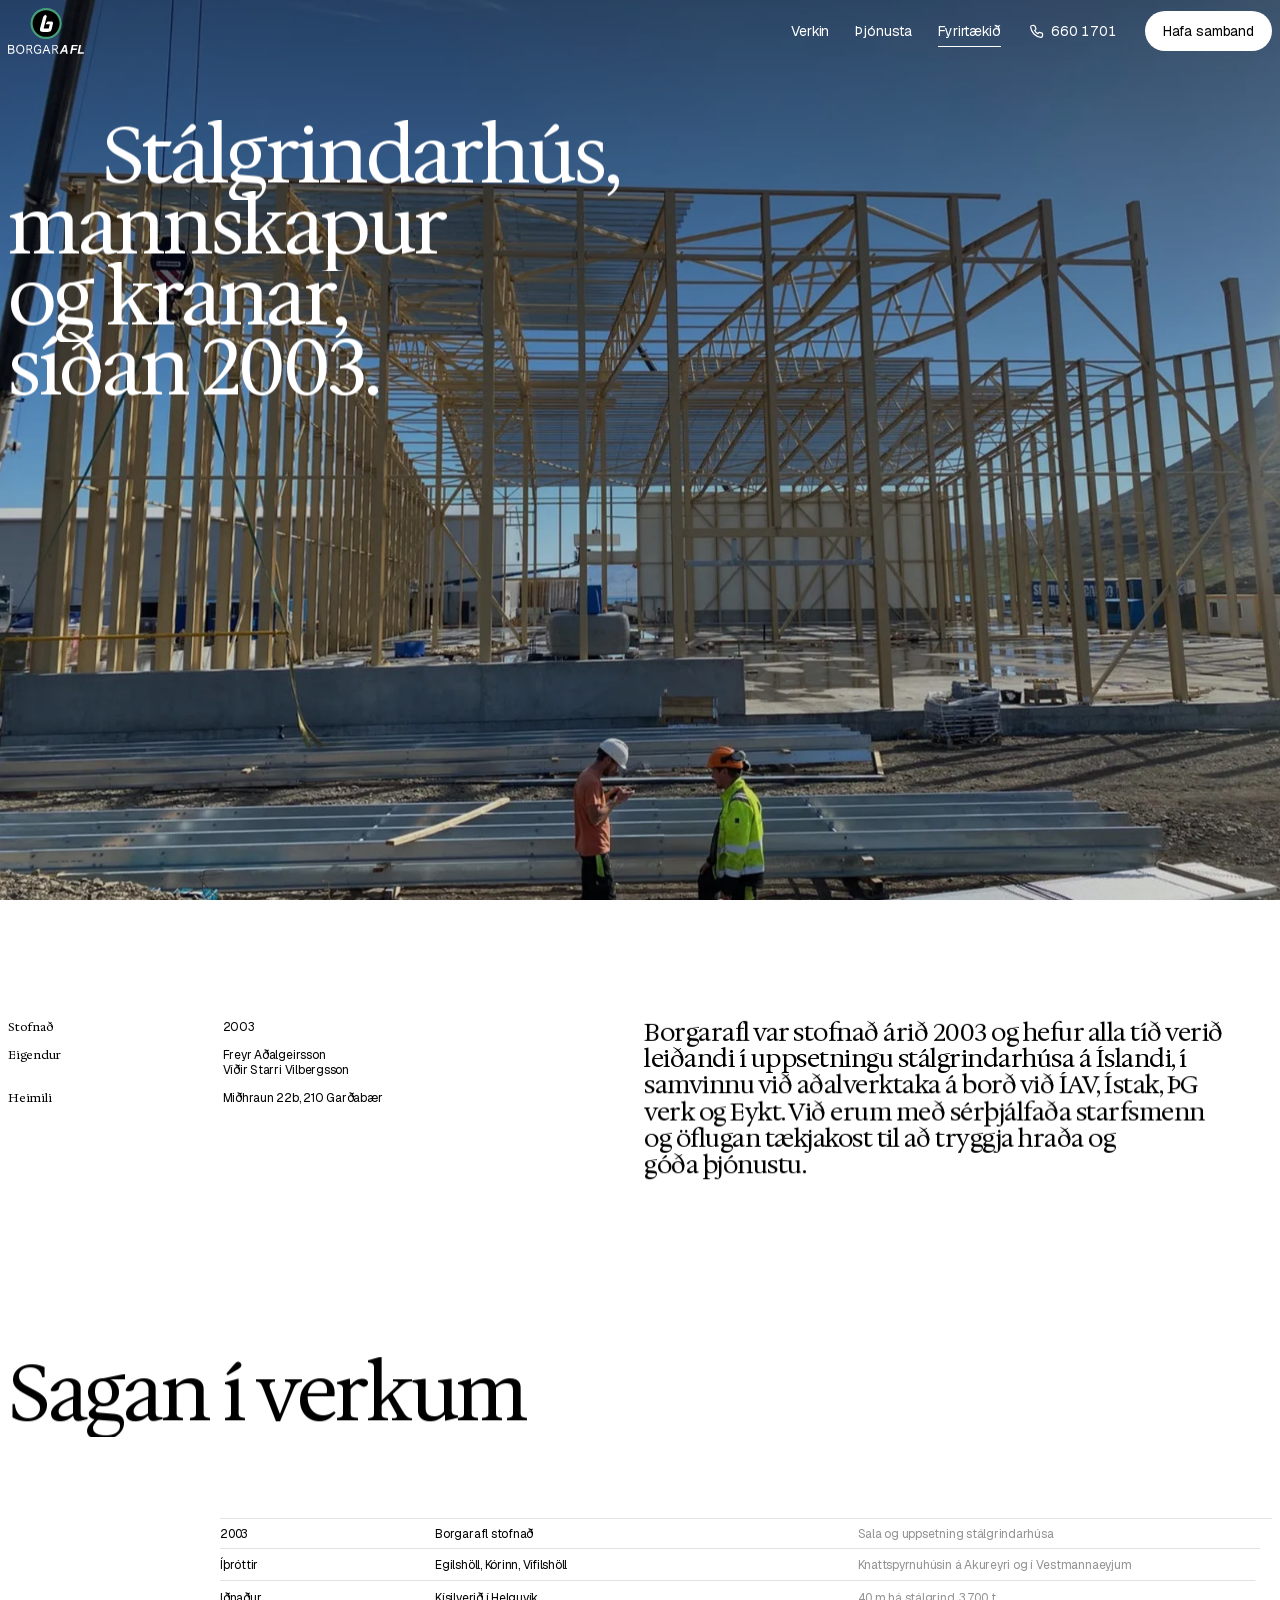
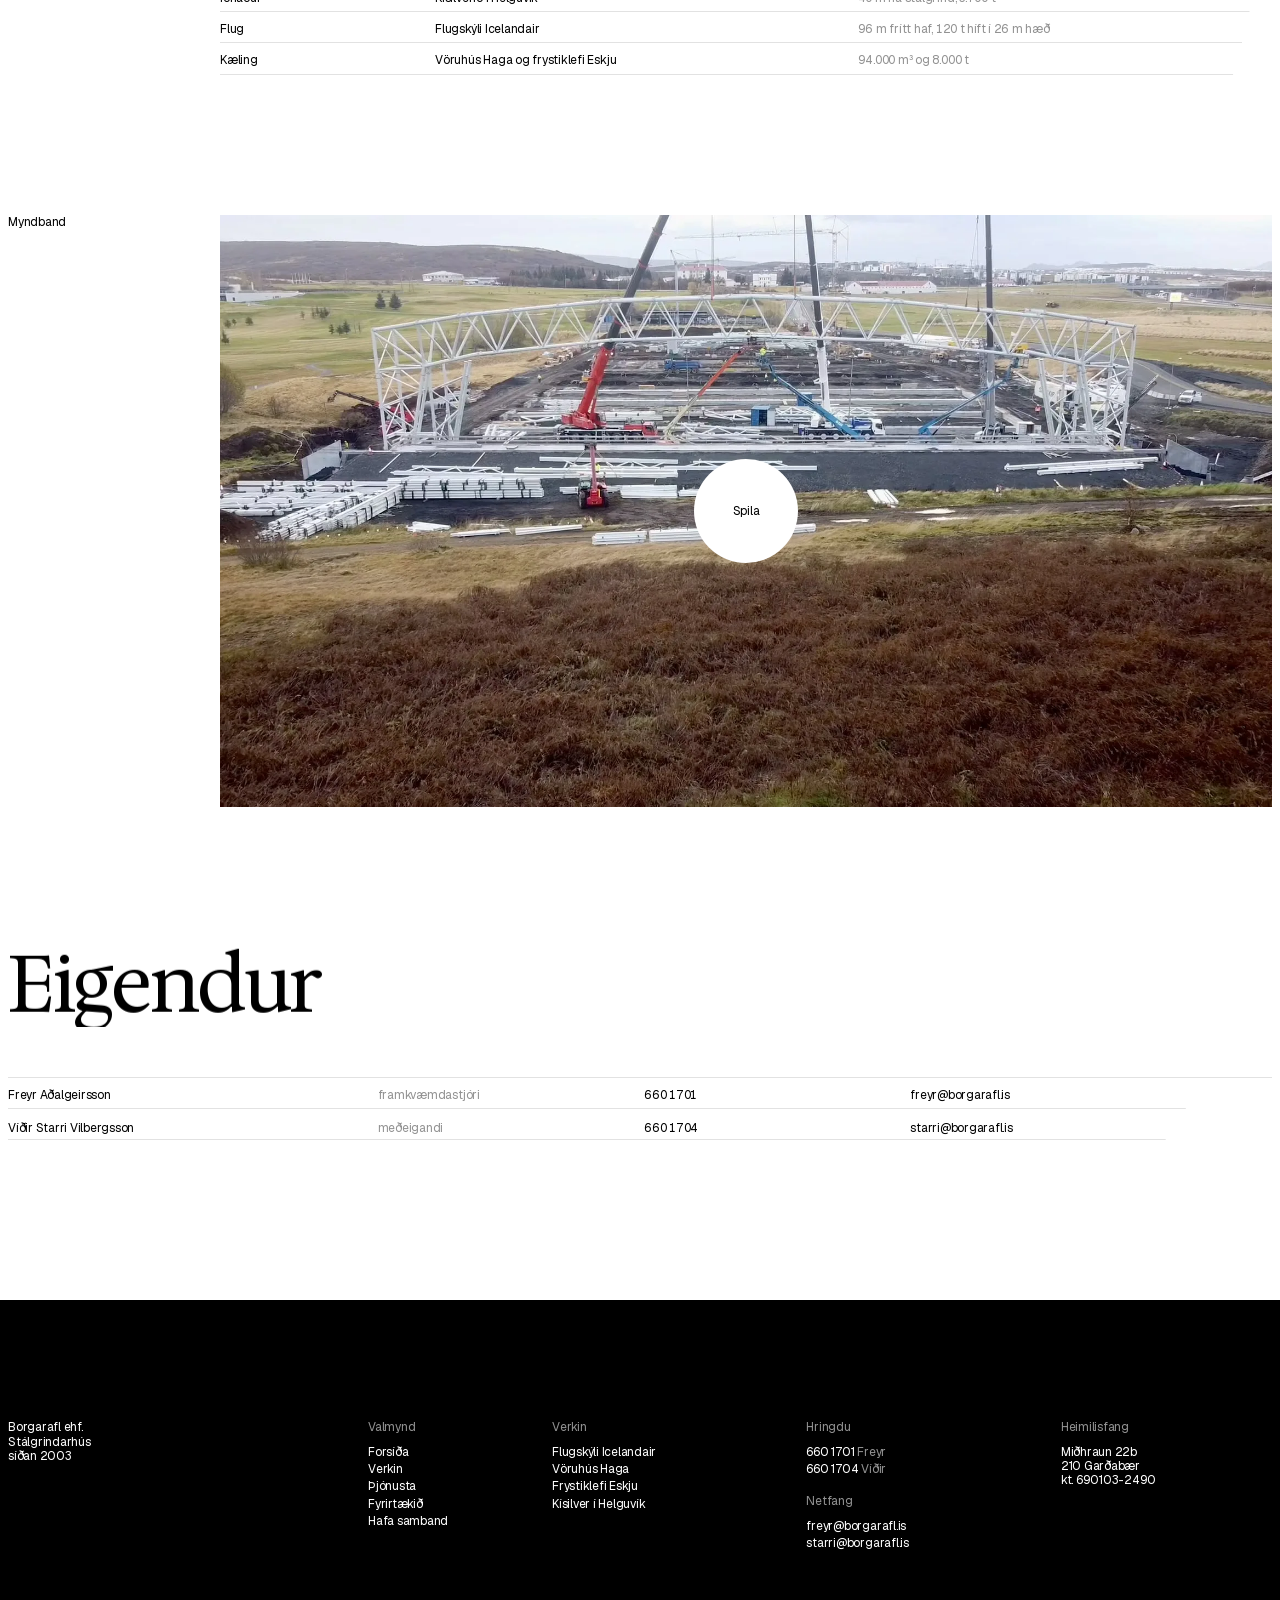
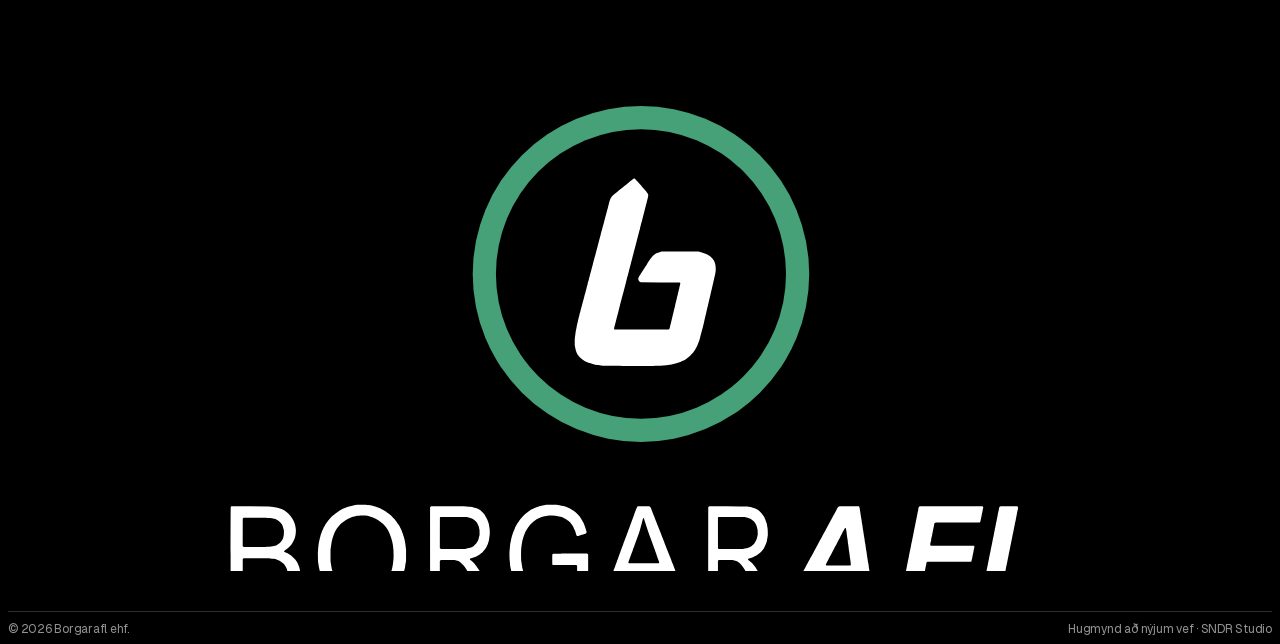
<file: fyrirtaekid/index.html>
<!doctype html>
<html lang="is" class="no-js">
<head>
<meta charset="utf-8">
<meta name="viewport" content="width=device-width, initial-scale=1, viewport-fit=cover">
<title>Fyrirtækið · Borgarafl</title>
<meta name="description" content="Borgarafl var stofnað 2003 og hefur komið að flestum af stærstu stálgrindarhúsum landsins.">
<meta name="robots" content="noindex, nofollow">
<meta name="theme-color" content="#000000">
<meta name="format-detection" content="telephone=no">
<link rel="icon" href="../assets/img/favicon-32.png" sizes="32x32" type="image/png">
<link rel="apple-touch-icon" href="../assets/img/apple-touch-icon.png">
<link rel="preload" href="../assets/fonts/Geist-latin.woff2" as="font" type="font/woff2" crossorigin>
<link rel="preload" href="../assets/fonts/Hedvig-latin.woff2" as="font" type="font/woff2" crossorigin>
<script>var d=document.documentElement;d.classList.replace('no-js','js');if(!matchMedia('(prefers-reduced-motion: reduce)').matches){d.classList.add('from-wipe');try{if(!sessionStorage.getItem('bwipe'))d.classList.add('is-load')}catch(e){d.classList.add('is-load')}}</script>
<script src="../assets/vendor/focus-guard.js"></script>
<link rel="stylesheet" href="../assets/vendor/focus-guard.css">
<link rel="stylesheet" href="../assets/css/site.css?v=mwhtn8cw">
</head>
<body class="is-inner">
<a class="skip" href="#main">Fara í efni</a>
<div class="wipe" aria-hidden="true"><img class="wipe_mark" src="../assets/img/logo-mark.svg" alt="" width="352" height="352"></div>
<header class="hdr" data-hdr>
  <a class="brand" href="../" aria-label="Borgarafl, forsíða" translate="no" data-wipe>
    <span class="brand_full"><img class="l-light" src="../assets/img/logo-white.svg" alt="" width="848" height="518"><img class="l-dark" src="../assets/img/logo.svg" alt="" width="848" height="518"></span>
    <span class="brand_mark"><img src="../assets/img/logo-mark.svg" alt="" width="352" height="352"></span>
  </a>
  <nav class="nav" aria-label="Aðalvalmynd"><ul class="nav_list"><li><a class="link" href="../verkin/" data-wipe>Verkin</a></li><li><a class="link" href="../thjonusta/" data-wipe>Þjónusta</a></li><li><a class="link is-cur" href="../fyrirtaekid/" aria-current="page" data-wipe>Fyrirtækið</a></li></ul>
    <a class="nav_tel" href="tel:+3546601701"><svg viewBox="0 0 16 16" aria-hidden="true"><path d="M5.2 1.5 3.3 1.6c-.9.1-1.6.9-1.5 1.8.5 5.6 5.2 10.3 10.8 10.8.9.1 1.7-.6 1.8-1.5l.1-1.9a1 1 0 0 0-.7-1l-2.4-.8a1 1 0 0 0-1 .3l-.9 1a7.6 7.6 0 0 1-3.4-3.4l1-.9a1 1 0 0 0 .3-1l-.8-2.4a1 1 0 0 0-1-.7Z" fill="none" stroke="currentColor" stroke-width="1.3" stroke-linejoin="round"/></svg>660 1701</a>
    <a class="nav_cta" href="../hafa-samband/" data-wipe>Hafa samband</a>
  </nav>
  <button type="button" class="menu_btn" data-menu-btn aria-expanded="false" aria-controls="menu"><span class="menu_lbl" data-menu-lbl>Valmynd</span><span class="menu_ic" aria-hidden="true"><i></i><i></i></span></button>
</header>
<div class="menu" id="menu" tabindex="-1" data-menu hidden>
  <nav aria-label="Valmynd"><ul class="menu_list"><li style="--d:0"><a class="menu_a" href="../" data-wipe><span>Forsíða</span><i aria-hidden="true">01</i></a></li><li style="--d:1"><a class="menu_a" href="../verkin/" data-wipe><span>Verkin</span><i aria-hidden="true">02</i></a></li><li style="--d:2"><a class="menu_a" href="../thjonusta/" data-wipe><span>Þjónusta</span><i aria-hidden="true">03</i></a></li><li style="--d:3"><a class="menu_a is-cur" href="../fyrirtaekid/" aria-current="page" data-wipe><span>Fyrirtækið</span><i aria-hidden="true">04</i></a></li><li style="--d:4"><a class="menu_a" href="../hafa-samband/" data-wipe><span>Hafa samband</span><i aria-hidden="true">05</i></a></li></ul></nav>
  <div class="menu_foot" style="--d:5">
    <a class="menu_tel" href="tel:+3546601701"><span class="mute">Freyr</span> 660 1701</a><a class="menu_tel" href="tel:+3546601704"><span class="mute">Víðir</span> 660 1704</a>
    <a class="menu_mail" href="mailto:freyr@borgarafl.is">freyr@borgarafl.is</a><a class="menu_mail" href="mailto:starri@borgarafl.is">starri@borgarafl.is</a>
  </div>
</div>
<main id="main">

<section class="ahero" data-theme="dark">
  <div class="hero_media" data-hero-media><img class="cover" width="1600" height="1200" src="../assets/img/gula-1.webp" srcset="../assets/img/gula-1-s.webp 760w, ../assets/img/gula-1.webp 1600w" sizes="100vw" alt="Stálgrind rís" fetchpriority="high" decoding="async"></div>
  <h1 class="t-serif-xl ahero_t" data-lines>Stálgrindarhús, mannskapur og kranar, síðan 2003.</h1>
</section>
<section class="facts">
  <dl class="facts_dl ui">
    <div><dt>Stofnað</dt><dd>2003</dd></div>
    <div><dt>Eigendur</dt><dd>Freyr Aðalgeirsson<br>Víðir Starri Vilbergsson</dd></div>
    <div><dt>Heimili</dt><dd>Miðhraun 22b, 210 Garðabær</dd></div>
  </dl>
  <p class="t-serif-l facts_p" data-lines>Borgarafl var stofnað árið 2003 og hefur alla tíð verið leiðandi í uppsetningu stálgrindarhúsa á Íslandi, í samvinnu við aðalverktaka á borð við ÍAV, Ístak, ÞG verk og Eykt. Við erum með sérþjálfaða starfsmenn og öflugan tækjakost til að tryggja hraða og góða þjónustu.</p>
</section>
<section class="tbl-sec" id="saga">
  <h2 class="t-serif-xl" data-lines>Sagan í verkum</h2>
  <div class="tbl" data-rows><ul>
    <li class="row"><span class="row_in row_in-3"><span>2003</span><span>Borgarafl stofnað</span><span class="mute">Sala og uppsetning stálgrindarhúsa</span></span><i class="rule"></i></li><li class="row"><span class="row_in row_in-3"><span>Íþróttir</span><span>Egilshöll, Kórinn, Vífilshöll</span><span class="mute">Knattspyrnuhúsin á Akureyri og í Vestmannaeyjum</span></span><i class="rule"></i></li><li class="row"><span class="row_in row_in-3"><span>Iðnaður</span><span>Kísilverið í Helguvík</span><span class="mute">40 m há stálgrind, 3.700 t</span></span><i class="rule"></i></li><li class="row"><span class="row_in row_in-3"><span>Flug</span><span>Flugskýli Icelandair</span><span class="mute">96 m frítt haf, 120 t híft í 26 m hæð</span></span><i class="rule"></i></li><li class="row"><span class="row_in row_in-3"><span>Kæling</span><span>Vöruhús Haga og frystiklefi Eskju</span><span class="mute">94.000 m³ og 8.000 t</span></span><i class="rule"></i></li>
  </ul></div>
</section>
<section class="film" id="myndband">
  <p class="ui lbl">Myndband</p>
  <div class="film_box" data-video="478034598">
    <img class="cover" width="1920" height="1080" src="../assets/img/film-poster.webp" srcset="../assets/img/film-poster-s.webp 760w, ../assets/img/film-poster.webp 1920w" sizes="100vw" alt="Loftmynd af uppsetningu stálgrindarhúss" loading="lazy" decoding="async">
    <button class="film_play ui" type="button" aria-label="Spila myndband"><span>Spila</span></button>
  </div>
</section>
<section class="people">
  <h2 class="t-serif-xl" data-lines>Eigendur</h2>
  <div class="tbl" data-rows><ul>
    <li class="row"><span class="row_in row_in-4"><span>Freyr Aðalgeirsson</span><span class="mute">framkvæmdastjóri</span><a class="link" href="tel:+3546601701">660 1701</a><a class="link" href="mailto:freyr@borgarafl.is">freyr@borgarafl.is</a></span><i class="rule"></i></li><li class="row"><span class="row_in row_in-4"><span>Víðir Starri Vilbergsson</span><span class="mute">meðeigandi</span><a class="link" href="tel:+3546601704">660 1704</a><a class="link" href="mailto:starri@borgarafl.is">starri@borgarafl.is</a></span><i class="rule"></i></li>
  </ul></div>
</section>
</main>
<footer class="ftr" data-theme="dark">
  <div class="ftr_cols">
    <p class="ftr_name">Borgarafl ehf.<br>Stálgrindarhús<br>síðan 2003</p>
    <div><h2 class="lbl">Valmynd</h2><ul><li><a class="link" href="../" data-wipe>Forsíða</a></li><li><a class="link" href="../verkin/" data-wipe>Verkin</a></li><li><a class="link" href="../thjonusta/" data-wipe>Þjónusta</a></li><li><a class="link" href="../fyrirtaekid/" data-wipe>Fyrirtækið</a></li><li><a class="link" href="../hafa-samband/" data-wipe>Hafa samband</a></li></ul></div>
    <div><h2 class="lbl">Verkin</h2><ul><li><a class="link" href="../verkin/flugskyli-icelandair/" data-wipe>Flugskýli Icelandair</a></li><li><a class="link" href="../verkin/voruhus-haga/" data-wipe>Vöruhús Haga</a></li><li><a class="link" href="../verkin/frystiklefi-eskju/" data-wipe>Frystiklefi Eskju</a></li><li><a class="link" href="../verkin/kisilver-helguvik/" data-wipe>Kísilver í Helguvík</a></li></ul></div>
    <div><h2 class="lbl">Hringdu</h2><ul><li><a class="link" href="tel:+3546601701">660 1701</a> <span class="mute">Freyr</span></li><li><a class="link" href="tel:+3546601704">660 1704</a> <span class="mute">Víðir</span></li></ul>
      <h2 class="lbl lbl-2">Netfang</h2><ul><li><a class="link" href="mailto:freyr@borgarafl.is">freyr@borgarafl.is</a></li><li><a class="link" href="mailto:starri@borgarafl.is">starri@borgarafl.is</a></li></ul></div>
    <div><h2 class="lbl">Heimilisfang</h2><p>Miðhraun 22b<br>210 Garðabær<br>kt. 690103-2490</p></div>
  </div>
  <div class="ftr_logo" data-rise><img src="../assets/img/logo-white.svg" alt="Borgarafl" width="848" height="518" loading="lazy"></div>
  <div class="ftr_base"><p>© 2026 Borgarafl ehf.</p><a class="link" href="https://sndrstudio.is" rel="noopener">Hugmynd að nýjum vef · SNDR Studio</a></div>
</footer>
<script src="../assets/vendor/gsap.min.js" defer></script>
<script src="../assets/vendor/ScrollTrigger.min.js" defer></script>
<script src="../assets/vendor/lenis.min.js" defer></script>
<script src="../assets/js/main.js?v=mwhtn8cw" defer></script>
</body>
</html>
</file>
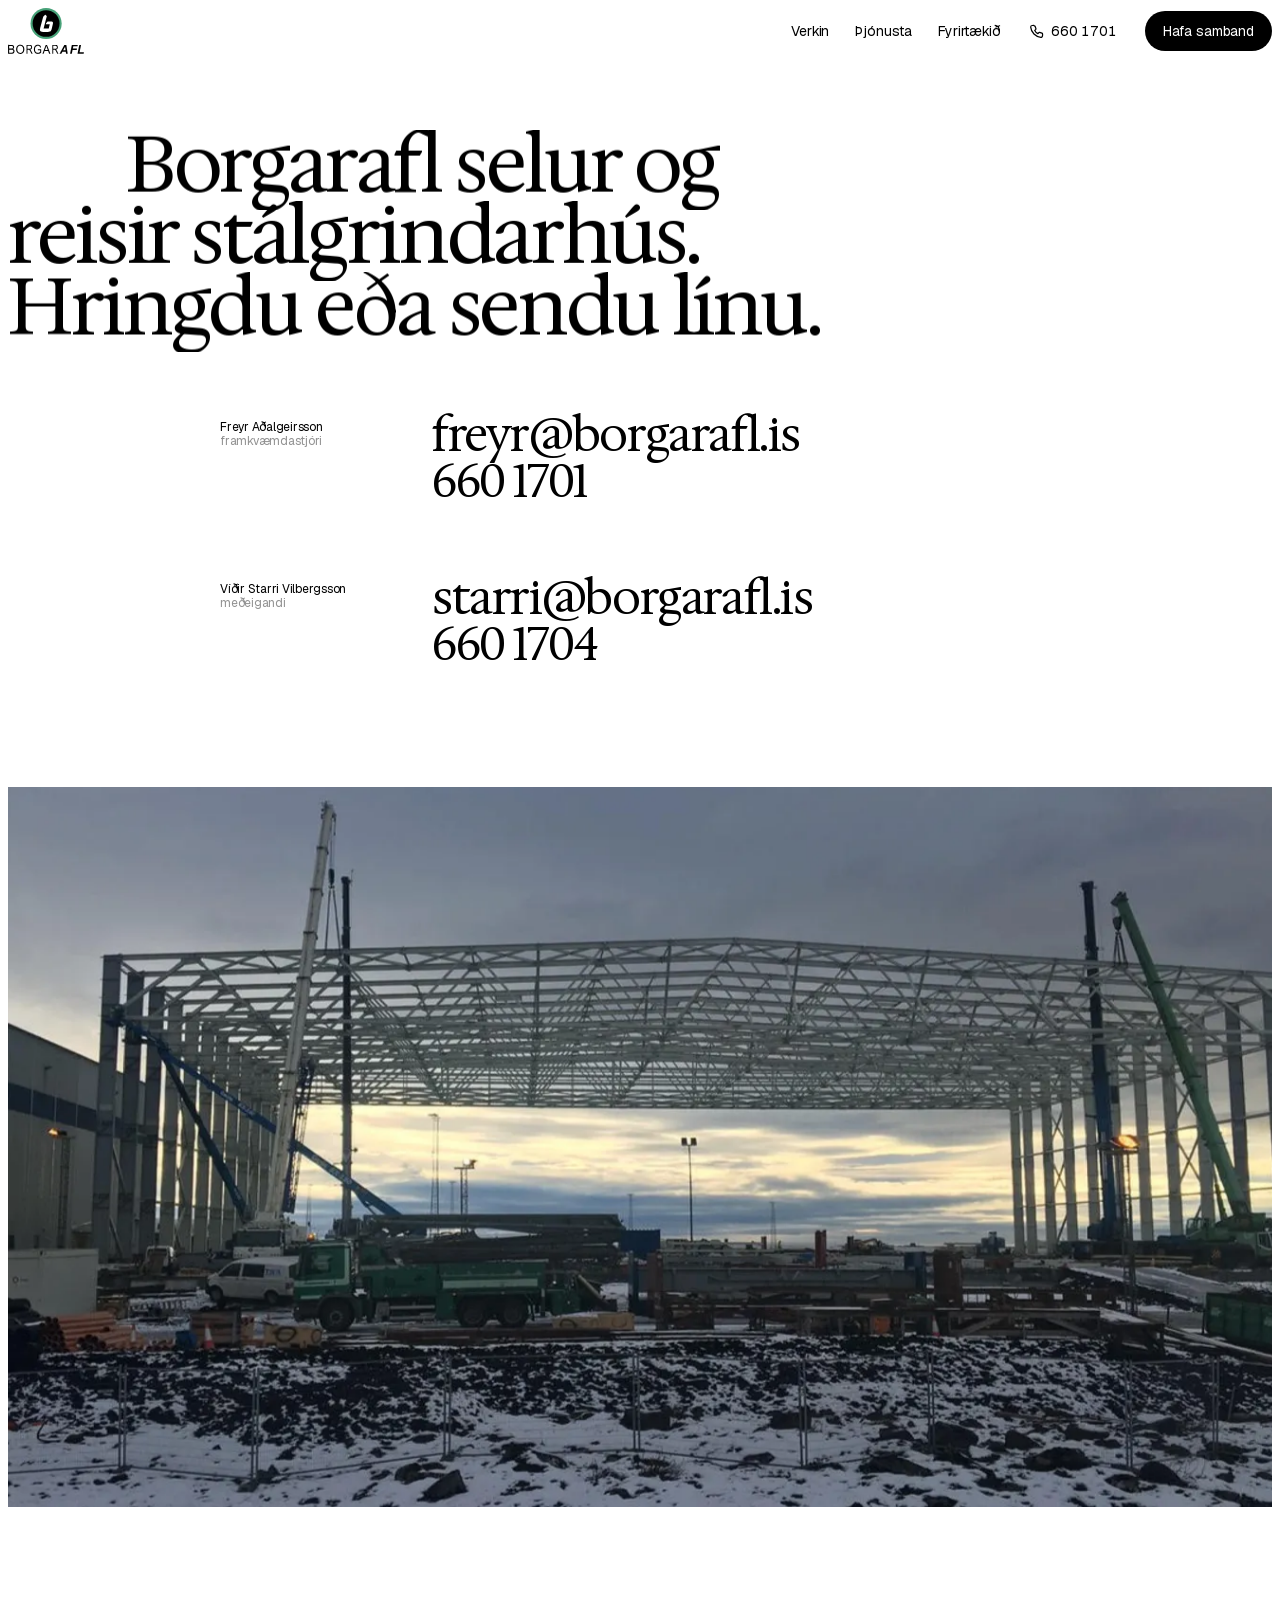
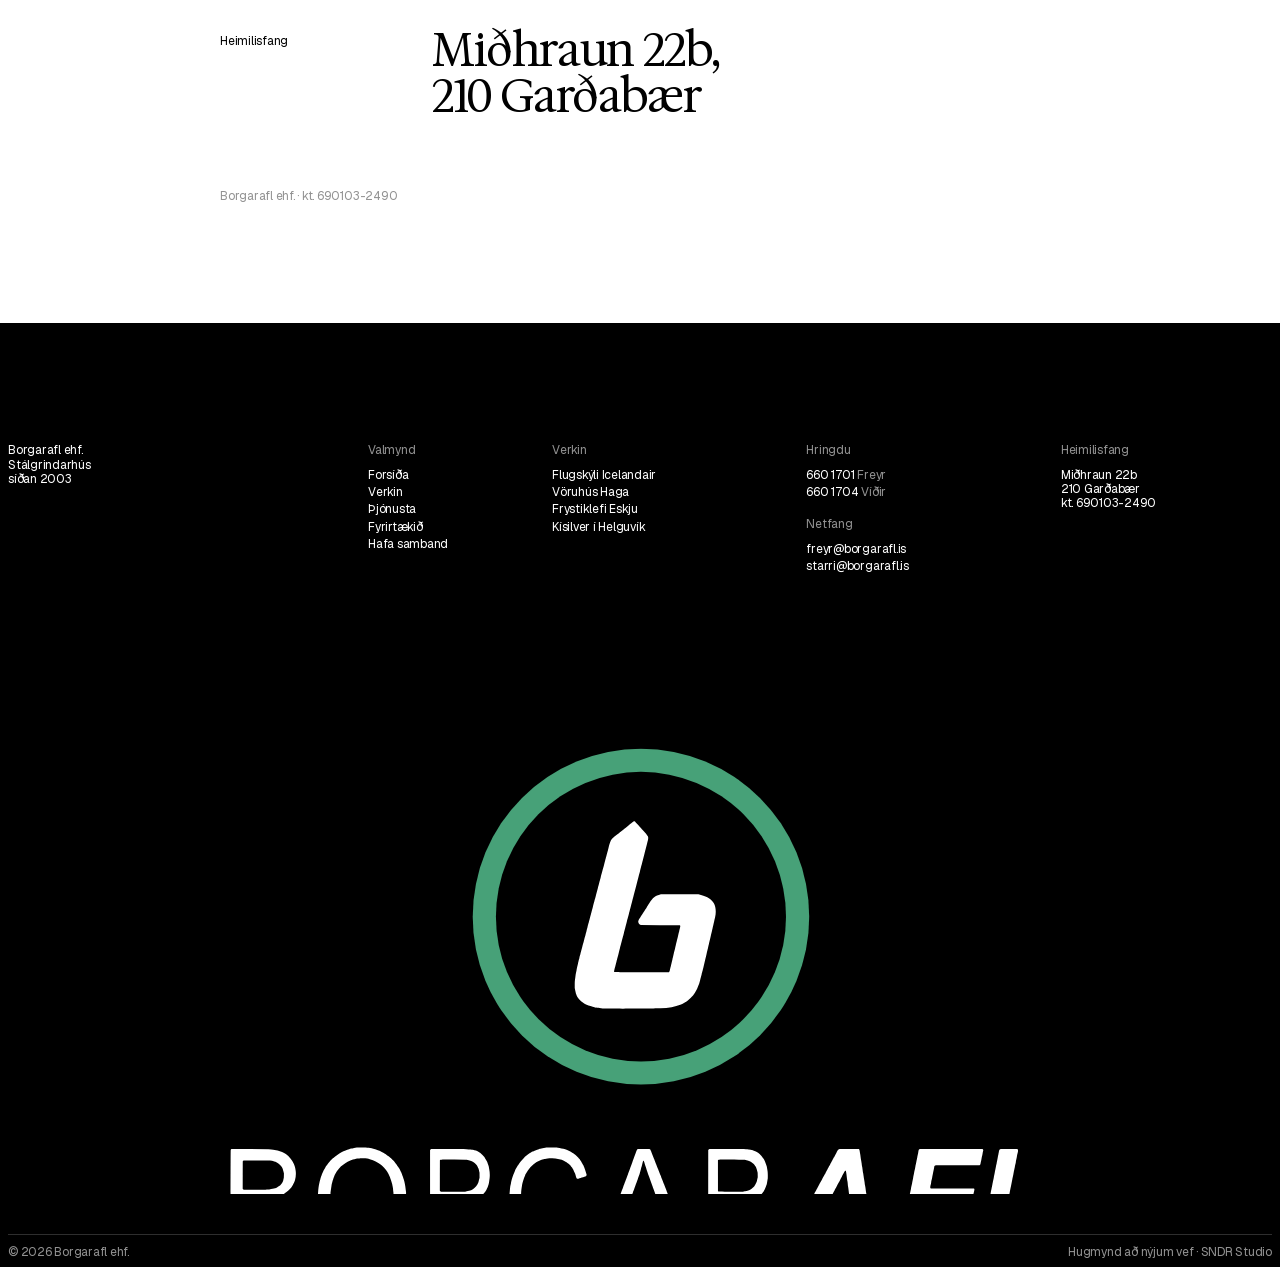
<file: hafa-samband/index.html>
<!doctype html>
<html lang="is" class="no-js">
<head>
<meta charset="utf-8">
<meta name="viewport" content="width=device-width, initial-scale=1, viewport-fit=cover">
<title>Hafa samband · Borgarafl</title>
<meta name="description" content="Borgarafl ehf., Miðhraun 22b, 210 Garðabær. Sími 660 1701 og 660 1704.">
<meta name="robots" content="noindex, nofollow">
<meta name="theme-color" content="#000000">
<meta name="format-detection" content="telephone=no">
<link rel="icon" href="../assets/img/favicon-32.png" sizes="32x32" type="image/png">
<link rel="apple-touch-icon" href="../assets/img/apple-touch-icon.png">
<link rel="preload" href="../assets/fonts/Geist-latin.woff2" as="font" type="font/woff2" crossorigin>
<link rel="preload" href="../assets/fonts/Hedvig-latin.woff2" as="font" type="font/woff2" crossorigin>
<script>var d=document.documentElement;d.classList.replace('no-js','js');if(!matchMedia('(prefers-reduced-motion: reduce)').matches){d.classList.add('from-wipe');try{if(!sessionStorage.getItem('bwipe'))d.classList.add('is-load')}catch(e){d.classList.add('is-load')}}</script>
<script src="../assets/vendor/focus-guard.js"></script>
<link rel="stylesheet" href="../assets/vendor/focus-guard.css">
<link rel="stylesheet" href="../assets/css/site.css?v=mwhtn8cw">
</head>
<body class="is-inner is-light">
<a class="skip" href="#main">Fara í efni</a>
<div class="wipe" aria-hidden="true"><img class="wipe_mark" src="../assets/img/logo-mark.svg" alt="" width="352" height="352"></div>
<header class="hdr" data-hdr>
  <a class="brand" href="../" aria-label="Borgarafl, forsíða" translate="no" data-wipe>
    <span class="brand_full"><img class="l-light" src="../assets/img/logo-white.svg" alt="" width="848" height="518"><img class="l-dark" src="../assets/img/logo.svg" alt="" width="848" height="518"></span>
    <span class="brand_mark"><img src="../assets/img/logo-mark.svg" alt="" width="352" height="352"></span>
  </a>
  <nav class="nav" aria-label="Aðalvalmynd"><ul class="nav_list"><li><a class="link" href="../verkin/" data-wipe>Verkin</a></li><li><a class="link" href="../thjonusta/" data-wipe>Þjónusta</a></li><li><a class="link" href="../fyrirtaekid/" data-wipe>Fyrirtækið</a></li></ul>
    <a class="nav_tel" href="tel:+3546601701"><svg viewBox="0 0 16 16" aria-hidden="true"><path d="M5.2 1.5 3.3 1.6c-.9.1-1.6.9-1.5 1.8.5 5.6 5.2 10.3 10.8 10.8.9.1 1.7-.6 1.8-1.5l.1-1.9a1 1 0 0 0-.7-1l-2.4-.8a1 1 0 0 0-1 .3l-.9 1a7.6 7.6 0 0 1-3.4-3.4l1-.9a1 1 0 0 0 .3-1l-.8-2.4a1 1 0 0 0-1-.7Z" fill="none" stroke="currentColor" stroke-width="1.3" stroke-linejoin="round"/></svg>660 1701</a>
    <a class="nav_cta is-cur" href="../hafa-samband/" aria-current="page" data-wipe>Hafa samband</a>
  </nav>
  <button type="button" class="menu_btn" data-menu-btn aria-expanded="false" aria-controls="menu"><span class="menu_lbl" data-menu-lbl>Valmynd</span><span class="menu_ic" aria-hidden="true"><i></i><i></i></span></button>
</header>
<div class="menu" id="menu" tabindex="-1" data-menu hidden>
  <nav aria-label="Valmynd"><ul class="menu_list"><li style="--d:0"><a class="menu_a" href="../" data-wipe><span>Forsíða</span><i aria-hidden="true">01</i></a></li><li style="--d:1"><a class="menu_a" href="../verkin/" data-wipe><span>Verkin</span><i aria-hidden="true">02</i></a></li><li style="--d:2"><a class="menu_a" href="../thjonusta/" data-wipe><span>Þjónusta</span><i aria-hidden="true">03</i></a></li><li style="--d:3"><a class="menu_a" href="../fyrirtaekid/" data-wipe><span>Fyrirtækið</span><i aria-hidden="true">04</i></a></li><li style="--d:4"><a class="menu_a is-cur" href="../hafa-samband/" aria-current="page" data-wipe><span>Hafa samband</span><i aria-hidden="true">05</i></a></li></ul></nav>
  <div class="menu_foot" style="--d:5">
    <a class="menu_tel" href="tel:+3546601701"><span class="mute">Freyr</span> 660 1701</a><a class="menu_tel" href="tel:+3546601704"><span class="mute">Víðir</span> 660 1704</a>
    <a class="menu_mail" href="mailto:freyr@borgarafl.is">freyr@borgarafl.is</a><a class="menu_mail" href="mailto:starri@borgarafl.is">starri@borgarafl.is</a>
  </div>
</div>
<main id="main">

<section class="contact">
  <h1 class="t-serif-xl contact_t" data-lines>Borgarafl selur og reisir stálgrindarhús. Hringdu eða sendu línu.</h1>
  <div class="contact_row"><p class="ui lbl">Freyr Aðalgeirsson<br><span class="mute">framkvæmdastjóri</span></p><p class="t-serif-xl"><a class="link" href="mailto:freyr@borgarafl.is">freyr@borgarafl.is</a><br><a class="link" href="tel:+3546601701">660 1701</a></p></div><div class="contact_row"><p class="ui lbl">Víðir Starri Vilbergsson<br><span class="mute">meðeigandi</span></p><p class="t-serif-xl"><a class="link" href="mailto:starri@borgarafl.is">starri@borgarafl.is</a><br><a class="link" href="tel:+3546601704">660 1704</a></p></div>
</section>
<figure class="win win-wide contact_img" data-par><img class="" width="1600" height="1200" src="../assets/img/icelandair-2.webp" srcset="../assets/img/icelandair-2-s.webp 760w, ../assets/img/icelandair-2.webp 1600w" sizes="100vw" alt="Stálgrind flugskýlis Icelandair" loading="lazy" decoding="async"></figure>
<section class="contact contact-2">
  <div class="contact_row"><p class="ui lbl">Heimilisfang</p><p class="t-serif-xl"><a class="link" href="https://www.google.com/maps/search/?api=1&amp;query=Mi%C3%B0hraun+22b+Gar%C3%B0ab%C3%A6r" rel="noopener">Miðhraun 22b,<br>210 Garðabær</a></p></div>
  <p class="ui mute contact_kt">Borgarafl ehf. · kt. 690103-2490</p>
</section>
</main>
<footer class="ftr" data-theme="dark">
  <div class="ftr_cols">
    <p class="ftr_name">Borgarafl ehf.<br>Stálgrindarhús<br>síðan 2003</p>
    <div><h2 class="lbl">Valmynd</h2><ul><li><a class="link" href="../" data-wipe>Forsíða</a></li><li><a class="link" href="../verkin/" data-wipe>Verkin</a></li><li><a class="link" href="../thjonusta/" data-wipe>Þjónusta</a></li><li><a class="link" href="../fyrirtaekid/" data-wipe>Fyrirtækið</a></li><li><a class="link" href="../hafa-samband/" data-wipe>Hafa samband</a></li></ul></div>
    <div><h2 class="lbl">Verkin</h2><ul><li><a class="link" href="../verkin/flugskyli-icelandair/" data-wipe>Flugskýli Icelandair</a></li><li><a class="link" href="../verkin/voruhus-haga/" data-wipe>Vöruhús Haga</a></li><li><a class="link" href="../verkin/frystiklefi-eskju/" data-wipe>Frystiklefi Eskju</a></li><li><a class="link" href="../verkin/kisilver-helguvik/" data-wipe>Kísilver í Helguvík</a></li></ul></div>
    <div><h2 class="lbl">Hringdu</h2><ul><li><a class="link" href="tel:+3546601701">660 1701</a> <span class="mute">Freyr</span></li><li><a class="link" href="tel:+3546601704">660 1704</a> <span class="mute">Víðir</span></li></ul>
      <h2 class="lbl lbl-2">Netfang</h2><ul><li><a class="link" href="mailto:freyr@borgarafl.is">freyr@borgarafl.is</a></li><li><a class="link" href="mailto:starri@borgarafl.is">starri@borgarafl.is</a></li></ul></div>
    <div><h2 class="lbl">Heimilisfang</h2><p>Miðhraun 22b<br>210 Garðabær<br>kt. 690103-2490</p></div>
  </div>
  <div class="ftr_logo" data-rise><img src="../assets/img/logo-white.svg" alt="Borgarafl" width="848" height="518" loading="lazy"></div>
  <div class="ftr_base"><p>© 2026 Borgarafl ehf.</p><a class="link" href="https://sndrstudio.is" rel="noopener">Hugmynd að nýjum vef · SNDR Studio</a></div>
</footer>
<script src="../assets/vendor/gsap.min.js" defer></script>
<script src="../assets/vendor/ScrollTrigger.min.js" defer></script>
<script src="../assets/vendor/lenis.min.js" defer></script>
<script src="../assets/js/main.js?v=mwhtn8cw" defer></script>
</body>
</html>
</file>
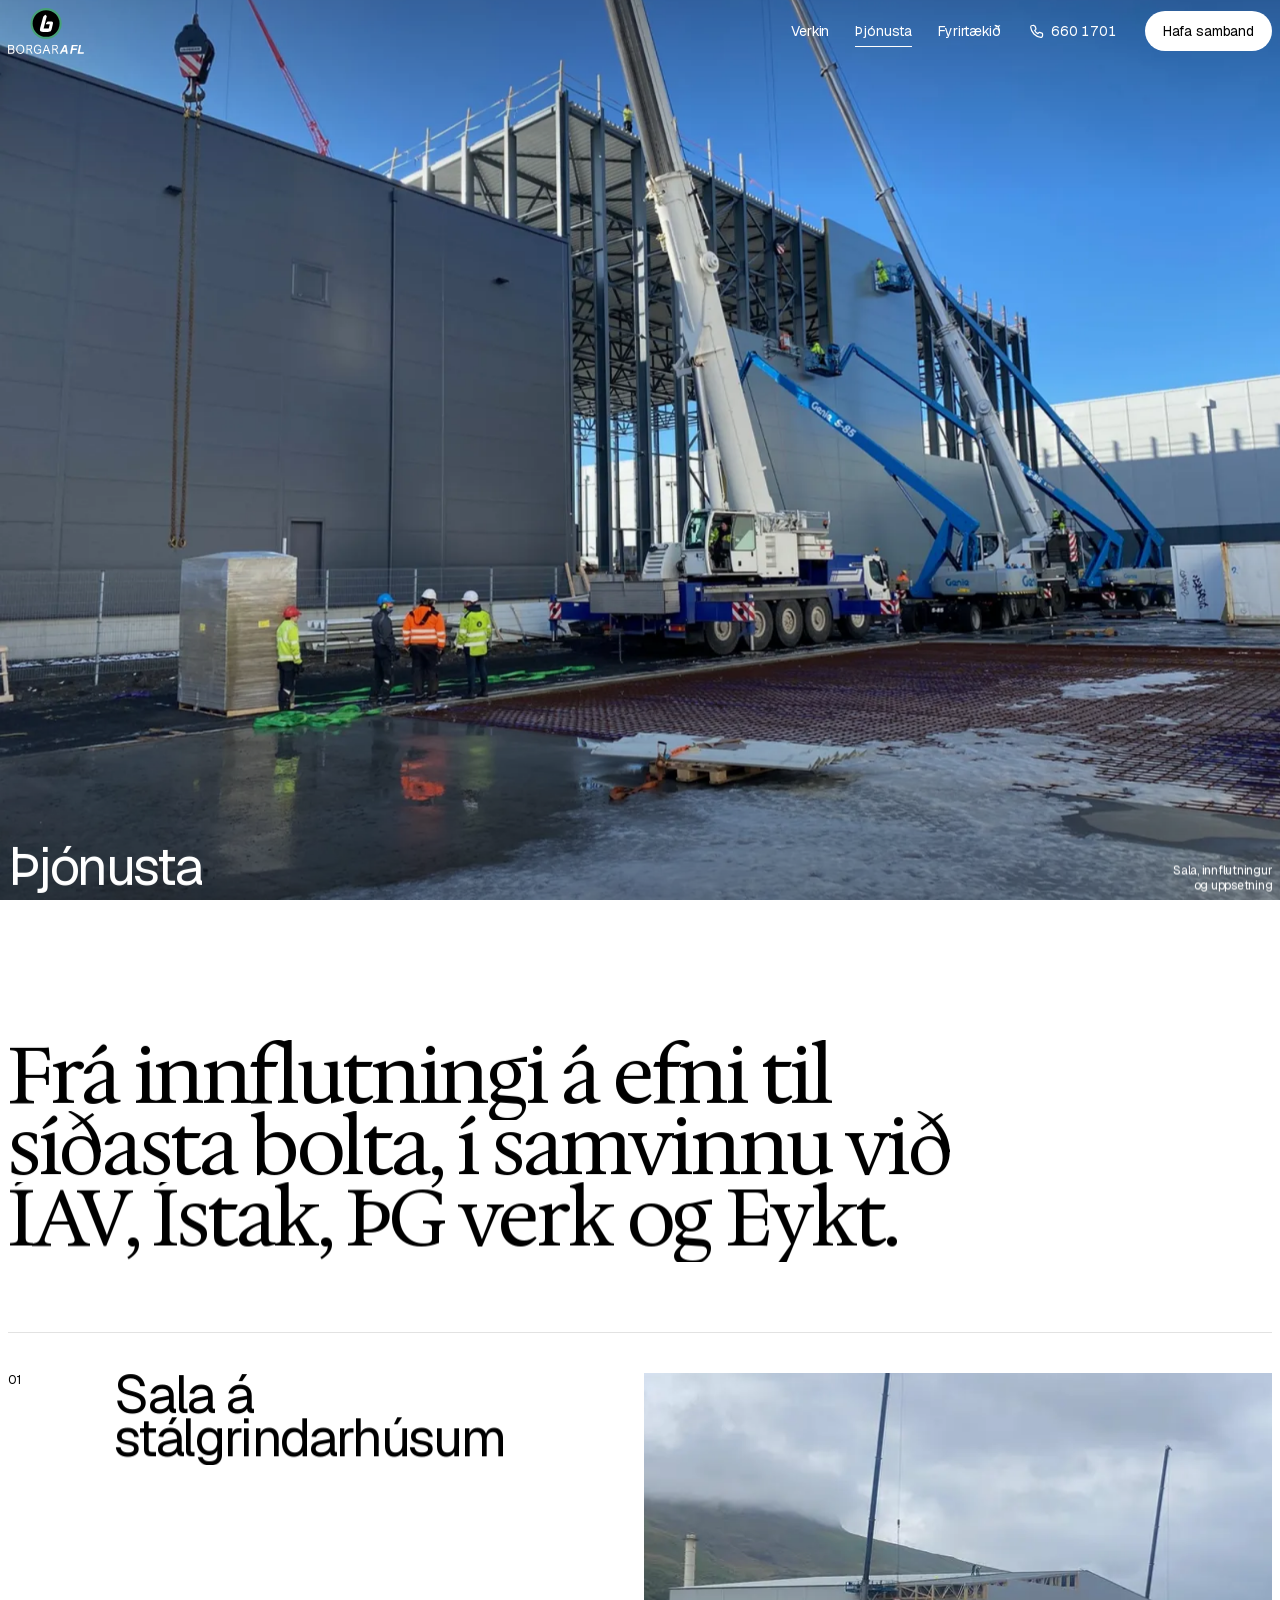
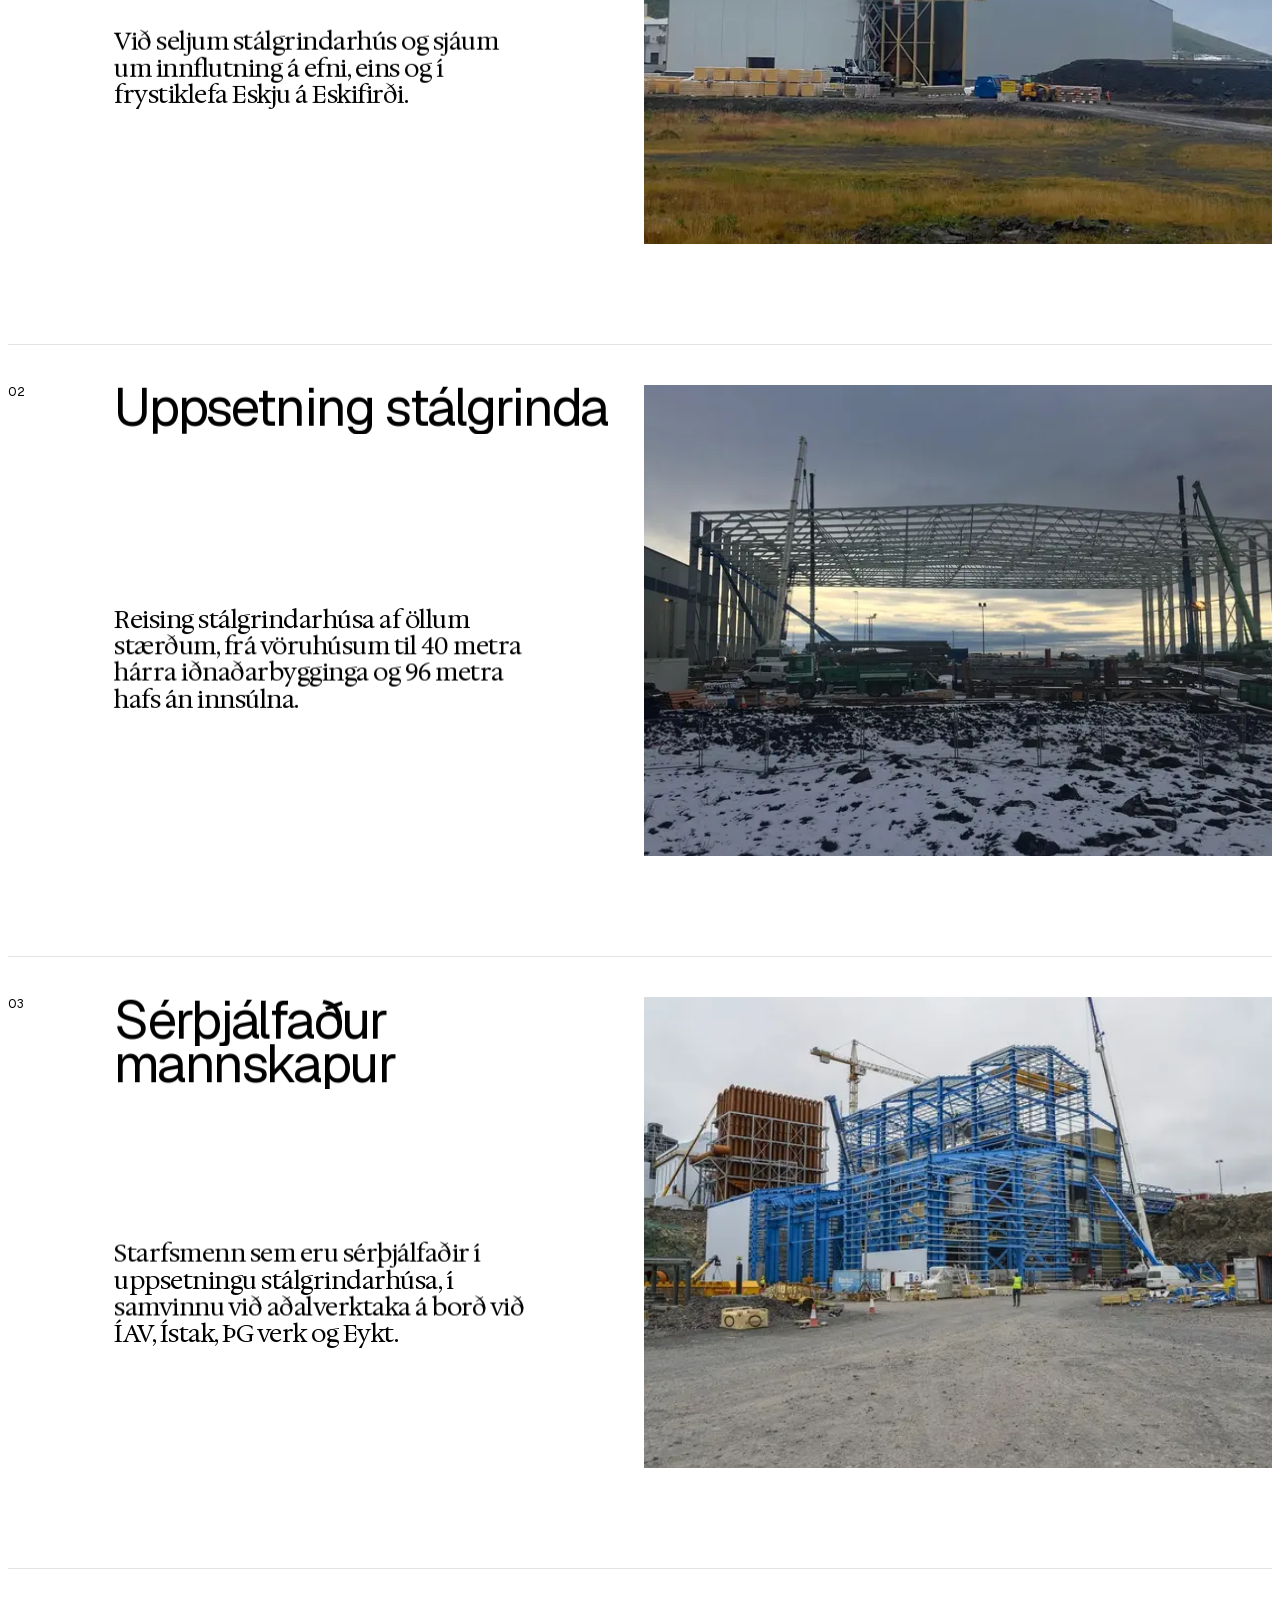
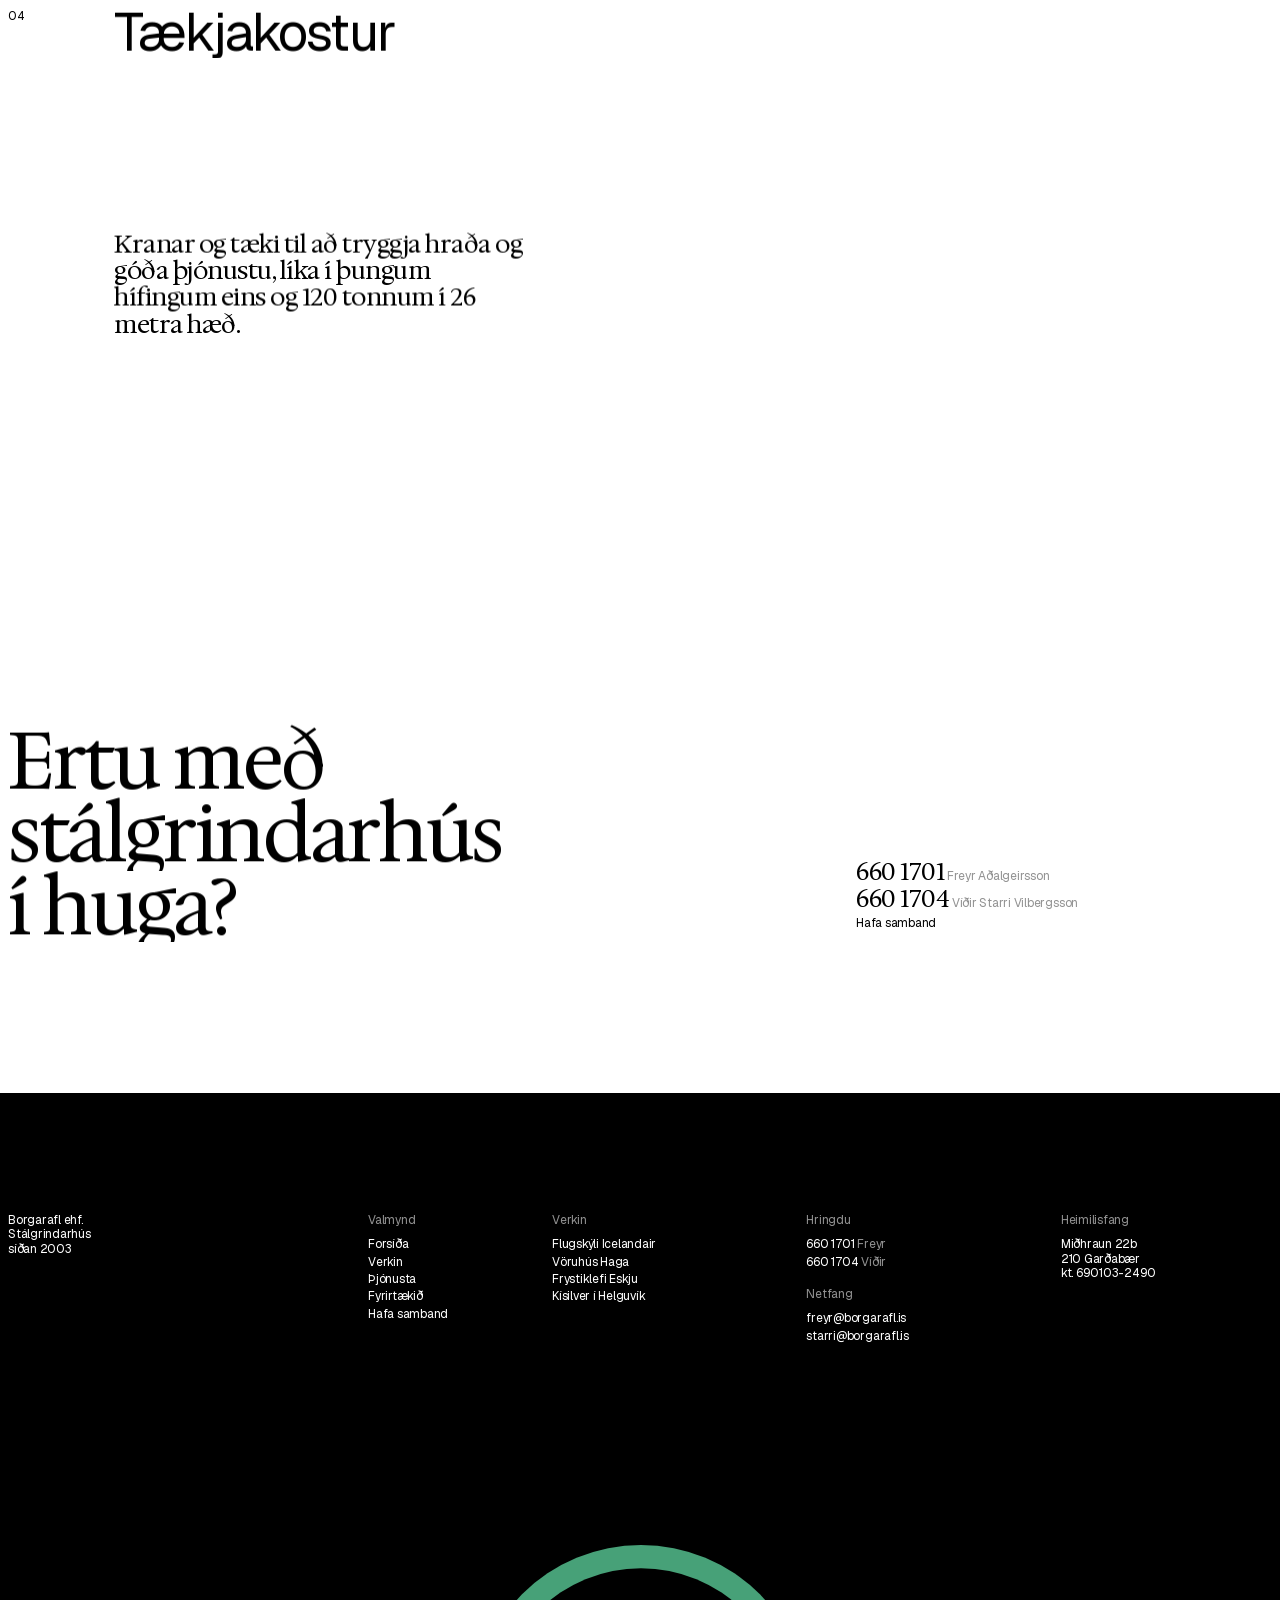
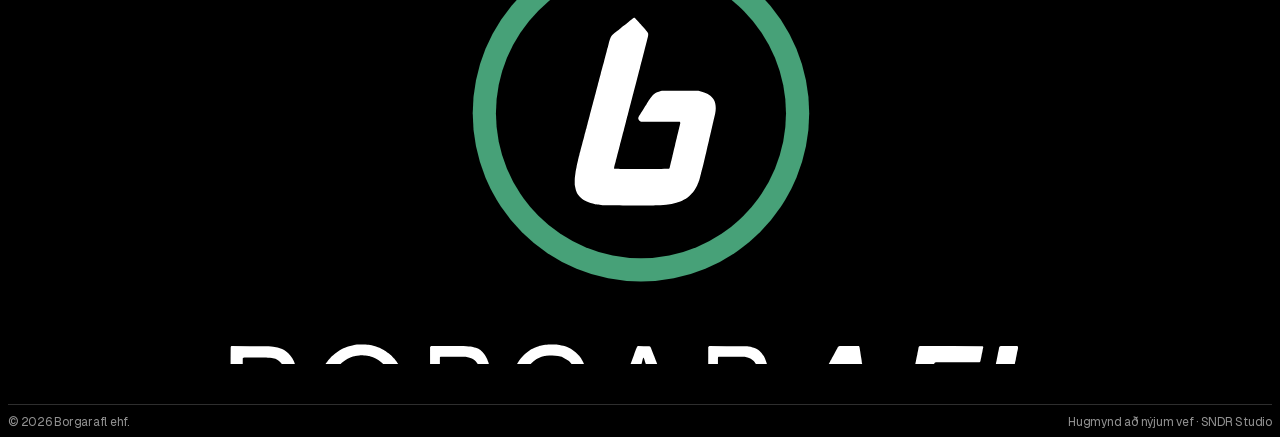
<file: thjonusta/index.html>
<!doctype html>
<html lang="is" class="no-js">
<head>
<meta charset="utf-8">
<meta name="viewport" content="width=device-width, initial-scale=1, viewport-fit=cover">
<title>Þjónusta · Borgarafl</title>
<meta name="description" content="Sala og uppsetning stálgrindarhúsa, innflutningur á efni, sérþjálfaður mannskapur og kranar fyrir þungar hífingar.">
<meta name="robots" content="noindex, nofollow">
<meta name="theme-color" content="#000000">
<meta name="format-detection" content="telephone=no">
<link rel="icon" href="../assets/img/favicon-32.png" sizes="32x32" type="image/png">
<link rel="apple-touch-icon" href="../assets/img/apple-touch-icon.png">
<link rel="preload" href="../assets/fonts/Geist-latin.woff2" as="font" type="font/woff2" crossorigin>
<link rel="preload" href="../assets/fonts/Hedvig-latin.woff2" as="font" type="font/woff2" crossorigin>
<script>var d=document.documentElement;d.classList.replace('no-js','js');if(!matchMedia('(prefers-reduced-motion: reduce)').matches){d.classList.add('from-wipe');try{if(!sessionStorage.getItem('bwipe'))d.classList.add('is-load')}catch(e){d.classList.add('is-load')}}</script>
<script src="../assets/vendor/focus-guard.js"></script>
<link rel="stylesheet" href="../assets/vendor/focus-guard.css">
<link rel="stylesheet" href="../assets/css/site.css?v=mwhtn8cw">
</head>
<body class="is-inner">
<a class="skip" href="#main">Fara í efni</a>
<div class="wipe" aria-hidden="true"><img class="wipe_mark" src="../assets/img/logo-mark.svg" alt="" width="352" height="352"></div>
<header class="hdr" data-hdr>
  <a class="brand" href="../" aria-label="Borgarafl, forsíða" translate="no" data-wipe>
    <span class="brand_full"><img class="l-light" src="../assets/img/logo-white.svg" alt="" width="848" height="518"><img class="l-dark" src="../assets/img/logo.svg" alt="" width="848" height="518"></span>
    <span class="brand_mark"><img src="../assets/img/logo-mark.svg" alt="" width="352" height="352"></span>
  </a>
  <nav class="nav" aria-label="Aðalvalmynd"><ul class="nav_list"><li><a class="link" href="../verkin/" data-wipe>Verkin</a></li><li><a class="link is-cur" href="../thjonusta/" aria-current="page" data-wipe>Þjónusta</a></li><li><a class="link" href="../fyrirtaekid/" data-wipe>Fyrirtækið</a></li></ul>
    <a class="nav_tel" href="tel:+3546601701"><svg viewBox="0 0 16 16" aria-hidden="true"><path d="M5.2 1.5 3.3 1.6c-.9.1-1.6.9-1.5 1.8.5 5.6 5.2 10.3 10.8 10.8.9.1 1.7-.6 1.8-1.5l.1-1.9a1 1 0 0 0-.7-1l-2.4-.8a1 1 0 0 0-1 .3l-.9 1a7.6 7.6 0 0 1-3.4-3.4l1-.9a1 1 0 0 0 .3-1l-.8-2.4a1 1 0 0 0-1-.7Z" fill="none" stroke="currentColor" stroke-width="1.3" stroke-linejoin="round"/></svg>660 1701</a>
    <a class="nav_cta" href="../hafa-samband/" data-wipe>Hafa samband</a>
  </nav>
  <button type="button" class="menu_btn" data-menu-btn aria-expanded="false" aria-controls="menu"><span class="menu_lbl" data-menu-lbl>Valmynd</span><span class="menu_ic" aria-hidden="true"><i></i><i></i></span></button>
</header>
<div class="menu" id="menu" tabindex="-1" data-menu hidden>
  <nav aria-label="Valmynd"><ul class="menu_list"><li style="--d:0"><a class="menu_a" href="../" data-wipe><span>Forsíða</span><i aria-hidden="true">01</i></a></li><li style="--d:1"><a class="menu_a" href="../verkin/" data-wipe><span>Verkin</span><i aria-hidden="true">02</i></a></li><li style="--d:2"><a class="menu_a is-cur" href="../thjonusta/" aria-current="page" data-wipe><span>Þjónusta</span><i aria-hidden="true">03</i></a></li><li style="--d:3"><a class="menu_a" href="../fyrirtaekid/" data-wipe><span>Fyrirtækið</span><i aria-hidden="true">04</i></a></li><li style="--d:4"><a class="menu_a" href="../hafa-samband/" data-wipe><span>Hafa samband</span><i aria-hidden="true">05</i></a></li></ul></nav>
  <div class="menu_foot" style="--d:5">
    <a class="menu_tel" href="tel:+3546601701"><span class="mute">Freyr</span> 660 1701</a><a class="menu_tel" href="tel:+3546601704"><span class="mute">Víðir</span> 660 1704</a>
    <a class="menu_mail" href="mailto:freyr@borgarafl.is">freyr@borgarafl.is</a><a class="menu_mail" href="mailto:starri@borgarafl.is">starri@borgarafl.is</a>
  </div>
</div>
<main id="main">

<section class="hero" data-theme="dark">
  <div class="hero_media" data-hero-media><img class="cover" width="1600" height="1200" src="../assets/img/hagar-2.webp" srcset="../assets/img/hagar-2-s.webp 760w, ../assets/img/hagar-2.webp 1600w" sizes="100vw" alt="Kranar við vöruhús Haga" fetchpriority="high" decoding="async"></div>
  <div class="hero_in">
    <h1 class="t-h4 hero_t" data-lines>Þjónusta</h1>
    
    <div class="hero_ctl"><p class="ui hero_note" data-lines>Sala, innflutningur<br>og uppsetning</p></div>
  </div>
</section>
<section class="stmt stmt-svc">
  <h2 class="t-serif-xl" data-lines>Frá innflutningi á efni til síðasta bolta, í samvinnu við ÍAV, Ístak, ÞG verk og Eykt.</h2>
</section>
<section class="svc">
  <article class="svc_i">
    <p class="ui svc_n">01</p>
    <h3 class="t-h4" data-lines>Sala á stálgrindarhúsum</h3>
    <p class="t-serif-l" data-lines>Við seljum stálgrindarhús og sjáum um innflutning á efni, eins og í frystiklefa Eskju á Eskifirði.</p>
    <figure class="win" data-par><img class="cover" width="1600" height="1200" src="../assets/img/eskja-2.webp" srcset="../assets/img/eskja-2-s.webp 760w, ../assets/img/eskja-2.webp 1600w" sizes="(min-width: 760px) 50vw, 92vw" alt="Frystiklefi Eskju, efnið flutt inn af Borgarafli" loading="lazy" decoding="async"></figure>
  </article><article class="svc_i">
    <p class="ui svc_n">02</p>
    <h3 class="t-h4" data-lines>Uppsetning stálgrinda</h3>
    <p class="t-serif-l" data-lines>Reising stálgrindarhúsa af öllum stærðum, frá vöruhúsum til 40 metra hárra iðnaðarbygginga og 96 metra hafs án innsúlna.</p>
    <figure class="win" data-par><img class="cover" width="1600" height="1200" src="../assets/img/icelandair-2.webp" srcset="../assets/img/icelandair-2-s.webp 760w, ../assets/img/icelandair-2.webp 1600w" sizes="(min-width: 760px) 50vw, 92vw" alt="Stálgrind flugskýlis Icelandair" loading="lazy" decoding="async"></figure>
  </article><article class="svc_i">
    <p class="ui svc_n">03</p>
    <h3 class="t-h4" data-lines>Sérþjálfaður mannskapur</h3>
    <p class="t-serif-l" data-lines>Starfsmenn sem eru sérþjálfaðir í uppsetningu stálgrindarhúsa, í samvinnu við aðalverktaka á borð við ÍAV, Ístak, ÞG verk og Eykt.</p>
    <figure class="win" data-par><img class="cover" width="1600" height="1068" src="../assets/img/helguvik-2.webp" srcset="../assets/img/helguvik-2-s.webp 760w, ../assets/img/helguvik-2.webp 1600w" sizes="(min-width: 760px) 50vw, 92vw" alt="Uppsetning í kerskála kísilversins í Helguvík" loading="lazy" decoding="async"></figure>
  </article><article class="svc_i">
    <p class="ui svc_n">04</p>
    <h3 class="t-h4" data-lines>Tækjakostur</h3>
    <p class="t-serif-l" data-lines>Kranar og tæki til að tryggja hraða og góða þjónustu, líka í þungum hífingum eins og 120 tonnum í 26 metra hæð.</p>
    <figure class="win" data-par><img class="cover" width="1600" height="1200" src="../assets/img/hagar-2.webp" srcset="../assets/img/hagar-2-s.webp 760w, ../assets/img/hagar-2.webp 1600w" sizes="(min-width: 760px) 50vw, 92vw" alt="Kranar við vöruhús Haga" loading="lazy" decoding="async"></figure>
  </article>
</section>
<section class="cta">
  <p class="t-serif-xl" data-lines>Ertu með stálgrindarhús í huga?</p>
  <p class="cta_links"><a class="t-serif-l link" href="tel:+3546601701">660 1701</a> <span class="ui mute">Freyr Aðalgeirsson</span><br><a class="t-serif-l link" href="tel:+3546601704">660 1704</a> <span class="ui mute">Víðir Starri Vilbergsson</span><br><a class="link ui" href="../hafa-samband/" data-wipe>Hafa samband</a></p>
</section>
</main>
<footer class="ftr" data-theme="dark">
  <div class="ftr_cols">
    <p class="ftr_name">Borgarafl ehf.<br>Stálgrindarhús<br>síðan 2003</p>
    <div><h2 class="lbl">Valmynd</h2><ul><li><a class="link" href="../" data-wipe>Forsíða</a></li><li><a class="link" href="../verkin/" data-wipe>Verkin</a></li><li><a class="link" href="../thjonusta/" data-wipe>Þjónusta</a></li><li><a class="link" href="../fyrirtaekid/" data-wipe>Fyrirtækið</a></li><li><a class="link" href="../hafa-samband/" data-wipe>Hafa samband</a></li></ul></div>
    <div><h2 class="lbl">Verkin</h2><ul><li><a class="link" href="../verkin/flugskyli-icelandair/" data-wipe>Flugskýli Icelandair</a></li><li><a class="link" href="../verkin/voruhus-haga/" data-wipe>Vöruhús Haga</a></li><li><a class="link" href="../verkin/frystiklefi-eskju/" data-wipe>Frystiklefi Eskju</a></li><li><a class="link" href="../verkin/kisilver-helguvik/" data-wipe>Kísilver í Helguvík</a></li></ul></div>
    <div><h2 class="lbl">Hringdu</h2><ul><li><a class="link" href="tel:+3546601701">660 1701</a> <span class="mute">Freyr</span></li><li><a class="link" href="tel:+3546601704">660 1704</a> <span class="mute">Víðir</span></li></ul>
      <h2 class="lbl lbl-2">Netfang</h2><ul><li><a class="link" href="mailto:freyr@borgarafl.is">freyr@borgarafl.is</a></li><li><a class="link" href="mailto:starri@borgarafl.is">starri@borgarafl.is</a></li></ul></div>
    <div><h2 class="lbl">Heimilisfang</h2><p>Miðhraun 22b<br>210 Garðabær<br>kt. 690103-2490</p></div>
  </div>
  <div class="ftr_logo" data-rise><img src="../assets/img/logo-white.svg" alt="Borgarafl" width="848" height="518" loading="lazy"></div>
  <div class="ftr_base"><p>© 2026 Borgarafl ehf.</p><a class="link" href="https://sndrstudio.is" rel="noopener">Hugmynd að nýjum vef · SNDR Studio</a></div>
</footer>
<script src="../assets/vendor/gsap.min.js" defer></script>
<script src="../assets/vendor/ScrollTrigger.min.js" defer></script>
<script src="../assets/vendor/lenis.min.js" defer></script>
<script src="../assets/js/main.js?v=mwhtn8cw" defer></script>
</body>
</html>
</file>
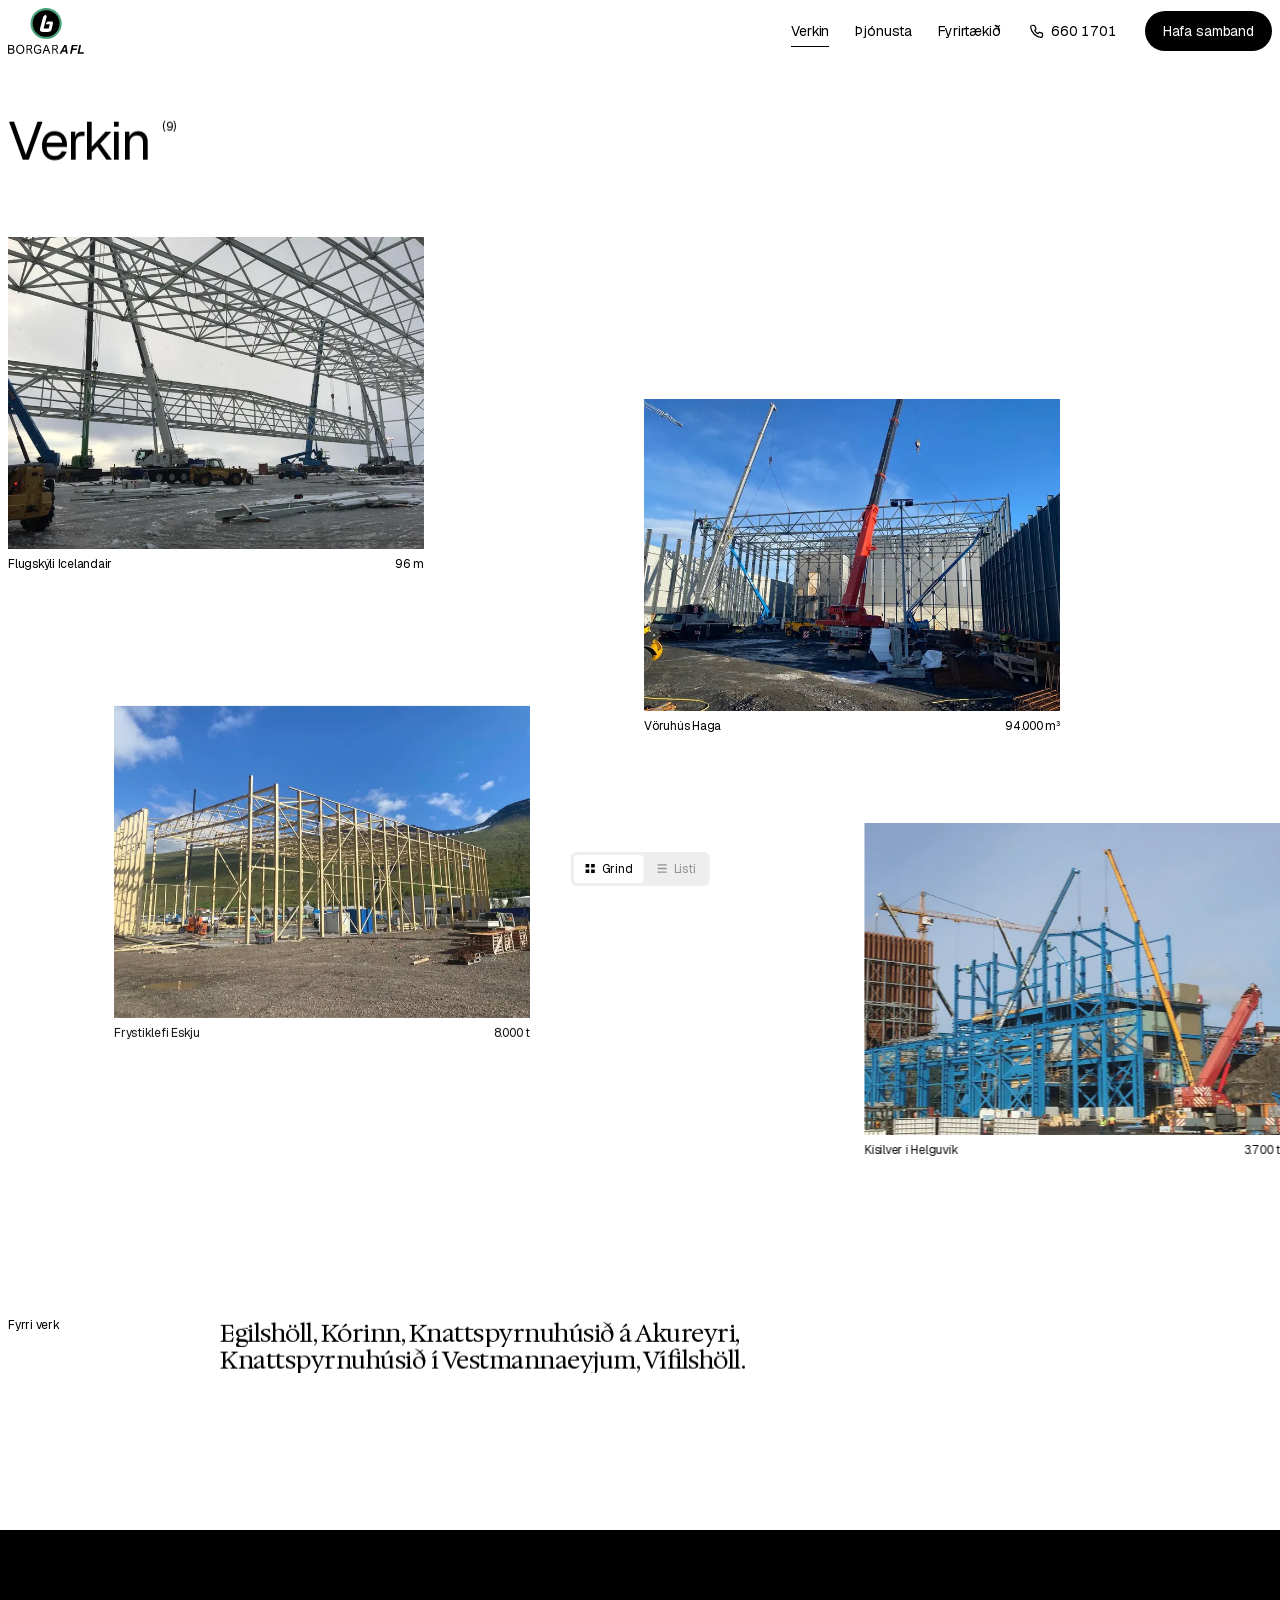
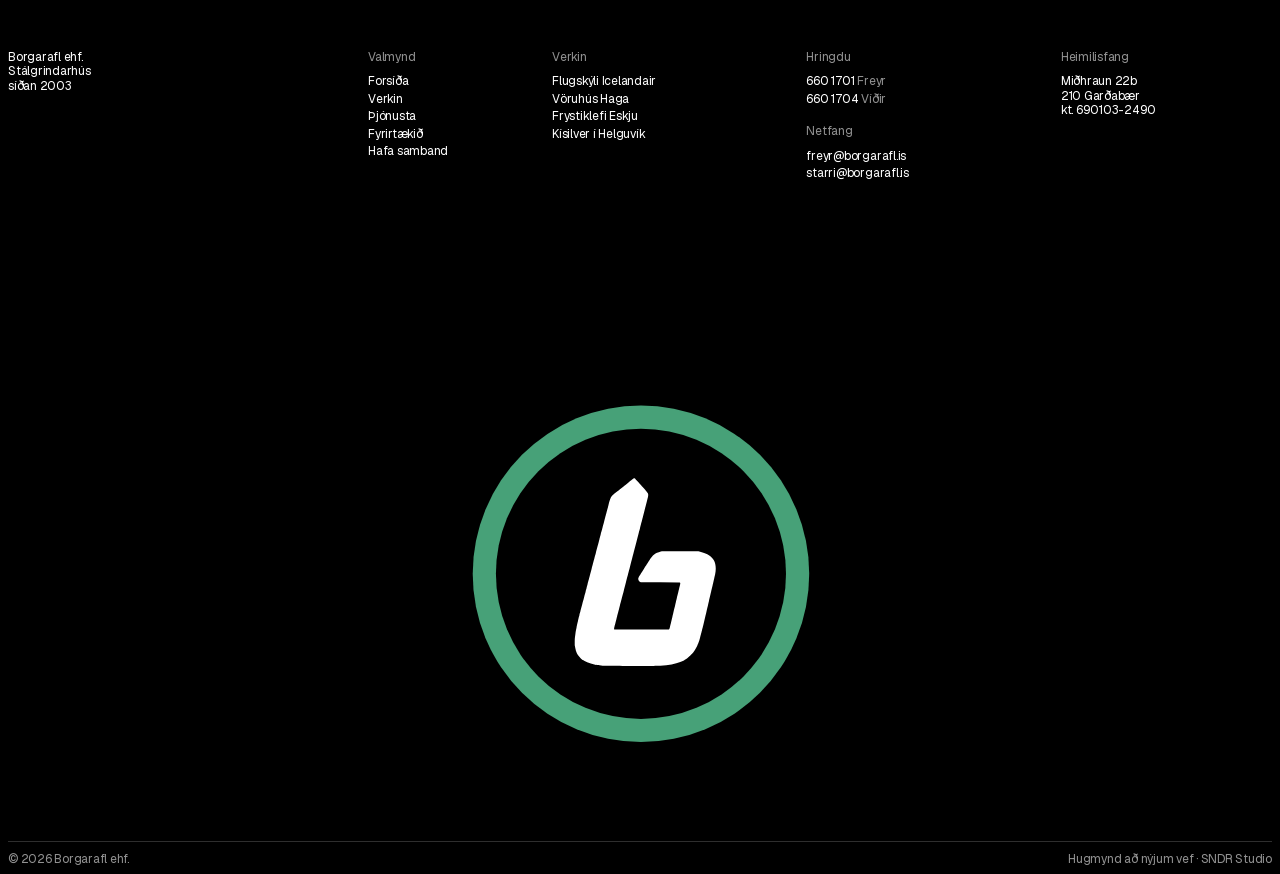
<file: verkin/index.html>
<!doctype html>
<html lang="is" class="no-js">
<head>
<meta charset="utf-8">
<meta name="viewport" content="width=device-width, initial-scale=1, viewport-fit=cover">
<title>Verkin · Borgarafl</title>
<meta name="description" content="Verk Borgarafls: flugskýli Icelandair, kísilverið í Helguvík, vöruhús Haga og frystiklefi Eskju, auk Egilshallar, Kórsins og knattspyrnuhúsa.">
<meta name="robots" content="noindex, nofollow">
<meta name="theme-color" content="#000000">
<meta name="format-detection" content="telephone=no">
<link rel="icon" href="../assets/img/favicon-32.png" sizes="32x32" type="image/png">
<link rel="apple-touch-icon" href="../assets/img/apple-touch-icon.png">
<link rel="preload" href="../assets/fonts/Geist-latin.woff2" as="font" type="font/woff2" crossorigin>
<link rel="preload" href="../assets/fonts/Hedvig-latin.woff2" as="font" type="font/woff2" crossorigin>
<script>var d=document.documentElement;d.classList.replace('no-js','js');if(!matchMedia('(prefers-reduced-motion: reduce)').matches){d.classList.add('from-wipe');try{if(!sessionStorage.getItem('bwipe'))d.classList.add('is-load')}catch(e){d.classList.add('is-load')}}</script>
<script src="../assets/vendor/focus-guard.js"></script>
<link rel="stylesheet" href="../assets/vendor/focus-guard.css">
<link rel="stylesheet" href="../assets/css/site.css?v=mwhtn8cw">
</head>
<body class="is-inner is-light">
<a class="skip" href="#main">Fara í efni</a>
<div class="wipe" aria-hidden="true"><img class="wipe_mark" src="../assets/img/logo-mark.svg" alt="" width="352" height="352"></div>
<header class="hdr" data-hdr>
  <a class="brand" href="../" aria-label="Borgarafl, forsíða" translate="no" data-wipe>
    <span class="brand_full"><img class="l-light" src="../assets/img/logo-white.svg" alt="" width="848" height="518"><img class="l-dark" src="../assets/img/logo.svg" alt="" width="848" height="518"></span>
    <span class="brand_mark"><img src="../assets/img/logo-mark.svg" alt="" width="352" height="352"></span>
  </a>
  <nav class="nav" aria-label="Aðalvalmynd"><ul class="nav_list"><li><a class="link is-cur" href="../verkin/" aria-current="page" data-wipe>Verkin</a></li><li><a class="link" href="../thjonusta/" data-wipe>Þjónusta</a></li><li><a class="link" href="../fyrirtaekid/" data-wipe>Fyrirtækið</a></li></ul>
    <a class="nav_tel" href="tel:+3546601701"><svg viewBox="0 0 16 16" aria-hidden="true"><path d="M5.2 1.5 3.3 1.6c-.9.1-1.6.9-1.5 1.8.5 5.6 5.2 10.3 10.8 10.8.9.1 1.7-.6 1.8-1.5l.1-1.9a1 1 0 0 0-.7-1l-2.4-.8a1 1 0 0 0-1 .3l-.9 1a7.6 7.6 0 0 1-3.4-3.4l1-.9a1 1 0 0 0 .3-1l-.8-2.4a1 1 0 0 0-1-.7Z" fill="none" stroke="currentColor" stroke-width="1.3" stroke-linejoin="round"/></svg>660 1701</a>
    <a class="nav_cta" href="../hafa-samband/" data-wipe>Hafa samband</a>
  </nav>
  <button type="button" class="menu_btn" data-menu-btn aria-expanded="false" aria-controls="menu"><span class="menu_lbl" data-menu-lbl>Valmynd</span><span class="menu_ic" aria-hidden="true"><i></i><i></i></span></button>
</header>
<div class="menu" id="menu" tabindex="-1" data-menu hidden>
  <nav aria-label="Valmynd"><ul class="menu_list"><li style="--d:0"><a class="menu_a" href="../" data-wipe><span>Forsíða</span><i aria-hidden="true">01</i></a></li><li style="--d:1"><a class="menu_a is-cur" href="../verkin/" aria-current="page" data-wipe><span>Verkin</span><i aria-hidden="true">02</i></a></li><li style="--d:2"><a class="menu_a" href="../thjonusta/" data-wipe><span>Þjónusta</span><i aria-hidden="true">03</i></a></li><li style="--d:3"><a class="menu_a" href="../fyrirtaekid/" data-wipe><span>Fyrirtækið</span><i aria-hidden="true">04</i></a></li><li style="--d:4"><a class="menu_a" href="../hafa-samband/" data-wipe><span>Hafa samband</span><i aria-hidden="true">05</i></a></li></ul></nav>
  <div class="menu_foot" style="--d:5">
    <a class="menu_tel" href="tel:+3546601701"><span class="mute">Freyr</span> 660 1701</a><a class="menu_tel" href="tel:+3546601704"><span class="mute">Víðir</span> 660 1704</a>
    <a class="menu_mail" href="mailto:freyr@borgarafl.is">freyr@borgarafl.is</a><a class="menu_mail" href="mailto:starri@borgarafl.is">starri@borgarafl.is</a>
  </div>
</div>
<main id="main">

<section class="wpage" data-view="grid">
  <h1 class="t-h4 wpage_t" data-lines>Verkin <sup class="ui">(9)</sup></h1>
  <div class="works_grid wpage_grid" data-works><a class="wk wk-0" href="../verkin/flugskyli-icelandair/" data-wk data-wipe>
  <span class="wk_img"><img class="cover" width="1600" height="1200" src="../assets/img/icelandair-1.webp" srcset="../assets/img/icelandair-1-s.webp 760w, ../assets/img/icelandair-1.webp 1600w" sizes="(min-width: 760px) 32vw, 92vw" alt="Flugskýli Icelandair" loading="lazy" decoding="async"></span>
  <span class="wk_cap ui"><span>Flugskýli Icelandair</span><span>96 m</span></span>
</a><a class="wk wk-1" href="../verkin/voruhus-haga/" data-wk data-wipe>
  <span class="wk_img"><img class="cover" width="1600" height="1200" src="../assets/img/hagar-1.webp" srcset="../assets/img/hagar-1-s.webp 760w, ../assets/img/hagar-1.webp 1600w" sizes="(min-width: 760px) 32vw, 92vw" alt="Vöruhús Haga" loading="lazy" decoding="async"></span>
  <span class="wk_cap ui"><span>Vöruhús Haga</span><span>94.000 m³</span></span>
</a><a class="wk wk-2" href="../verkin/frystiklefi-eskju/" data-wk data-wipe>
  <span class="wk_img"><img class="cover" width="1600" height="1200" src="../assets/img/eskja-1.webp" srcset="../assets/img/eskja-1-s.webp 760w, ../assets/img/eskja-1.webp 1600w" sizes="(min-width: 760px) 32vw, 92vw" alt="Frystiklefi Eskju" loading="lazy" decoding="async"></span>
  <span class="wk_cap ui"><span>Frystiklefi Eskju</span><span>8.000 t</span></span>
</a><a class="wk wk-3" href="../verkin/kisilver-helguvik/" data-wk data-wipe>
  <span class="wk_img"><img class="cover" width="1600" height="1200" src="../assets/img/helguvik-1.webp" srcset="../assets/img/helguvik-1-s.webp 760w, ../assets/img/helguvik-1.webp 1600w" sizes="(min-width: 760px) 32vw, 92vw" alt="Kísilver í Helguvík" loading="lazy" decoding="async"></span>
  <span class="wk_cap ui"><span>Kísilver í Helguvík</span><span>3.700 t</span></span>
</a></div>
  <div class="tbl wpage_list" data-rows>
    <ul>
      <li class="row row-img"><a href="../verkin/flugskyli-icelandair/" data-wipe><span class="row_in"><span class="row_th"><img class="cover" width="1600" height="1200" src="../assets/img/icelandair-1.webp" srcset="../assets/img/icelandair-1-s.webp 760w, ../assets/img/icelandair-1.webp 1600w" sizes="120px" alt="" loading="lazy" decoding="async"></span><span>Flugskýli Icelandair</span><span class="mute">Keflavíkurflugvöllur</span><span class="mute">Flugskýli</span><span>96 m</span><svg class="ar" viewBox="0 0 10 10" aria-hidden="true"><path d="M2 8L8 2M3 2h5v5" fill="none" stroke="currentColor" stroke-width="1"/></svg></span></a><i class="rule"></i></li><li class="row row-img"><a href="../verkin/voruhus-haga/" data-wipe><span class="row_in"><span class="row_th"><img class="cover" width="1600" height="1200" src="../assets/img/hagar-1.webp" srcset="../assets/img/hagar-1-s.webp 760w, ../assets/img/hagar-1.webp 1600w" sizes="120px" alt="" loading="lazy" decoding="async"></span><span>Vöruhús Haga</span><span class="mute">Viðbygging</span><span class="mute">Vöruhús og kæling</span><span>94.000 m³</span><svg class="ar" viewBox="0 0 10 10" aria-hidden="true"><path d="M2 8L8 2M3 2h5v5" fill="none" stroke="currentColor" stroke-width="1"/></svg></span></a><i class="rule"></i></li><li class="row row-img"><a href="../verkin/frystiklefi-eskju/" data-wipe><span class="row_in"><span class="row_th"><img class="cover" width="1600" height="1200" src="../assets/img/eskja-1.webp" srcset="../assets/img/eskja-1-s.webp 760w, ../assets/img/eskja-1.webp 1600w" sizes="120px" alt="" loading="lazy" decoding="async"></span><span>Frystiklefi Eskju</span><span class="mute">Eskifjörður</span><span class="mute">Vöruhús og kæling</span><span>8.000 t</span><svg class="ar" viewBox="0 0 10 10" aria-hidden="true"><path d="M2 8L8 2M3 2h5v5" fill="none" stroke="currentColor" stroke-width="1"/></svg></span></a><i class="rule"></i></li><li class="row row-img"><a href="../verkin/kisilver-helguvik/" data-wipe><span class="row_in"><span class="row_th"><img class="cover" width="1600" height="1200" src="../assets/img/helguvik-1.webp" srcset="../assets/img/helguvik-1-s.webp 760w, ../assets/img/helguvik-1.webp 1600w" sizes="120px" alt="" loading="lazy" decoding="async"></span><span>Kísilver í Helguvík</span><span class="mute">Reykjanesbær</span><span class="mute">Iðnaður</span><span>3.700 t</span><svg class="ar" viewBox="0 0 10 10" aria-hidden="true"><path d="M2 8L8 2M3 2h5v5" fill="none" stroke="currentColor" stroke-width="1"/></svg></span></a><i class="rule"></i></li>
      <li class="row row-img"><span class="row_in"><span class="row_th row_th-none"></span><span>Egilshöll</span><span class="mute">Reykjavík</span><span class="mute">Íþróttahús</span><span></span><span></span></span><i class="rule"></i></li><li class="row row-img"><span class="row_in"><span class="row_th row_th-none"></span><span>Kórinn</span><span class="mute">Kópavogur</span><span class="mute">Íþróttahús</span><span></span><span></span></span><i class="rule"></i></li><li class="row row-img"><span class="row_in"><span class="row_th row_th-none"></span><span>Knattspyrnuhúsið á Akureyri</span><span class="mute">Akureyri</span><span class="mute">Íþróttahús</span><span></span><span></span></span><i class="rule"></i></li><li class="row row-img"><span class="row_in"><span class="row_th row_th-none"></span><span>Knattspyrnuhúsið í Vestmannaeyjum</span><span class="mute">Vestmannaeyjar</span><span class="mute">Íþróttahús</span><span></span><span></span></span><i class="rule"></i></li><li class="row row-img"><span class="row_in"><span class="row_th row_th-none"></span><span>Vífilshöll</span><span class="mute">Garðabær</span><span class="mute">Íþróttahús</span><span></span><span></span></span><i class="rule"></i></li>
    </ul>
  </div>
  <div class="wpage_earlier">
    <p class="ui lbl">Fyrri verk</p>
    <p class="t-serif-l" data-lines>Egilshöll, Kórinn, Knattspyrnuhúsið á Akureyri, Knattspyrnuhúsið í Vestmannaeyjum, Vífilshöll.</p>
  </div>
  <div class="pill" role="group" aria-label="Útlit verkalista">
    <button type="button" class="pill_b" data-set-view="grid" aria-pressed="true"><svg viewBox="0 0 12 12" aria-hidden="true"><path d="M1 1h4v4H1zM7 1h4v4H7zM1 7h4v4H1zM7 7h4v4H7z" fill="currentColor"/></svg>Grind</button>
    <button type="button" class="pill_b" data-set-view="list" aria-pressed="false"><svg viewBox="0 0 12 12" aria-hidden="true"><path d="M1 2h10M1 6h10M1 10h10" stroke="currentColor" stroke-width="1.4"/></svg>Listi</button>
  </div>
</section>
</main>
<footer class="ftr" data-theme="dark">
  <div class="ftr_cols">
    <p class="ftr_name">Borgarafl ehf.<br>Stálgrindarhús<br>síðan 2003</p>
    <div><h2 class="lbl">Valmynd</h2><ul><li><a class="link" href="../" data-wipe>Forsíða</a></li><li><a class="link" href="../verkin/" data-wipe>Verkin</a></li><li><a class="link" href="../thjonusta/" data-wipe>Þjónusta</a></li><li><a class="link" href="../fyrirtaekid/" data-wipe>Fyrirtækið</a></li><li><a class="link" href="../hafa-samband/" data-wipe>Hafa samband</a></li></ul></div>
    <div><h2 class="lbl">Verkin</h2><ul><li><a class="link" href="../verkin/flugskyli-icelandair/" data-wipe>Flugskýli Icelandair</a></li><li><a class="link" href="../verkin/voruhus-haga/" data-wipe>Vöruhús Haga</a></li><li><a class="link" href="../verkin/frystiklefi-eskju/" data-wipe>Frystiklefi Eskju</a></li><li><a class="link" href="../verkin/kisilver-helguvik/" data-wipe>Kísilver í Helguvík</a></li></ul></div>
    <div><h2 class="lbl">Hringdu</h2><ul><li><a class="link" href="tel:+3546601701">660 1701</a> <span class="mute">Freyr</span></li><li><a class="link" href="tel:+3546601704">660 1704</a> <span class="mute">Víðir</span></li></ul>
      <h2 class="lbl lbl-2">Netfang</h2><ul><li><a class="link" href="mailto:freyr@borgarafl.is">freyr@borgarafl.is</a></li><li><a class="link" href="mailto:starri@borgarafl.is">starri@borgarafl.is</a></li></ul></div>
    <div><h2 class="lbl">Heimilisfang</h2><p>Miðhraun 22b<br>210 Garðabær<br>kt. 690103-2490</p></div>
  </div>
  <div class="ftr_logo" data-rise><img src="../assets/img/logo-white.svg" alt="Borgarafl" width="848" height="518" loading="lazy"></div>
  <div class="ftr_base"><p>© 2026 Borgarafl ehf.</p><a class="link" href="https://sndrstudio.is" rel="noopener">Hugmynd að nýjum vef · SNDR Studio</a></div>
</footer>
<script src="../assets/vendor/gsap.min.js" defer></script>
<script src="../assets/vendor/ScrollTrigger.min.js" defer></script>
<script src="../assets/vendor/lenis.min.js" defer></script>
<script src="../assets/js/main.js?v=mwhtn8cw" defer></script>
</body>
</html>
</file>
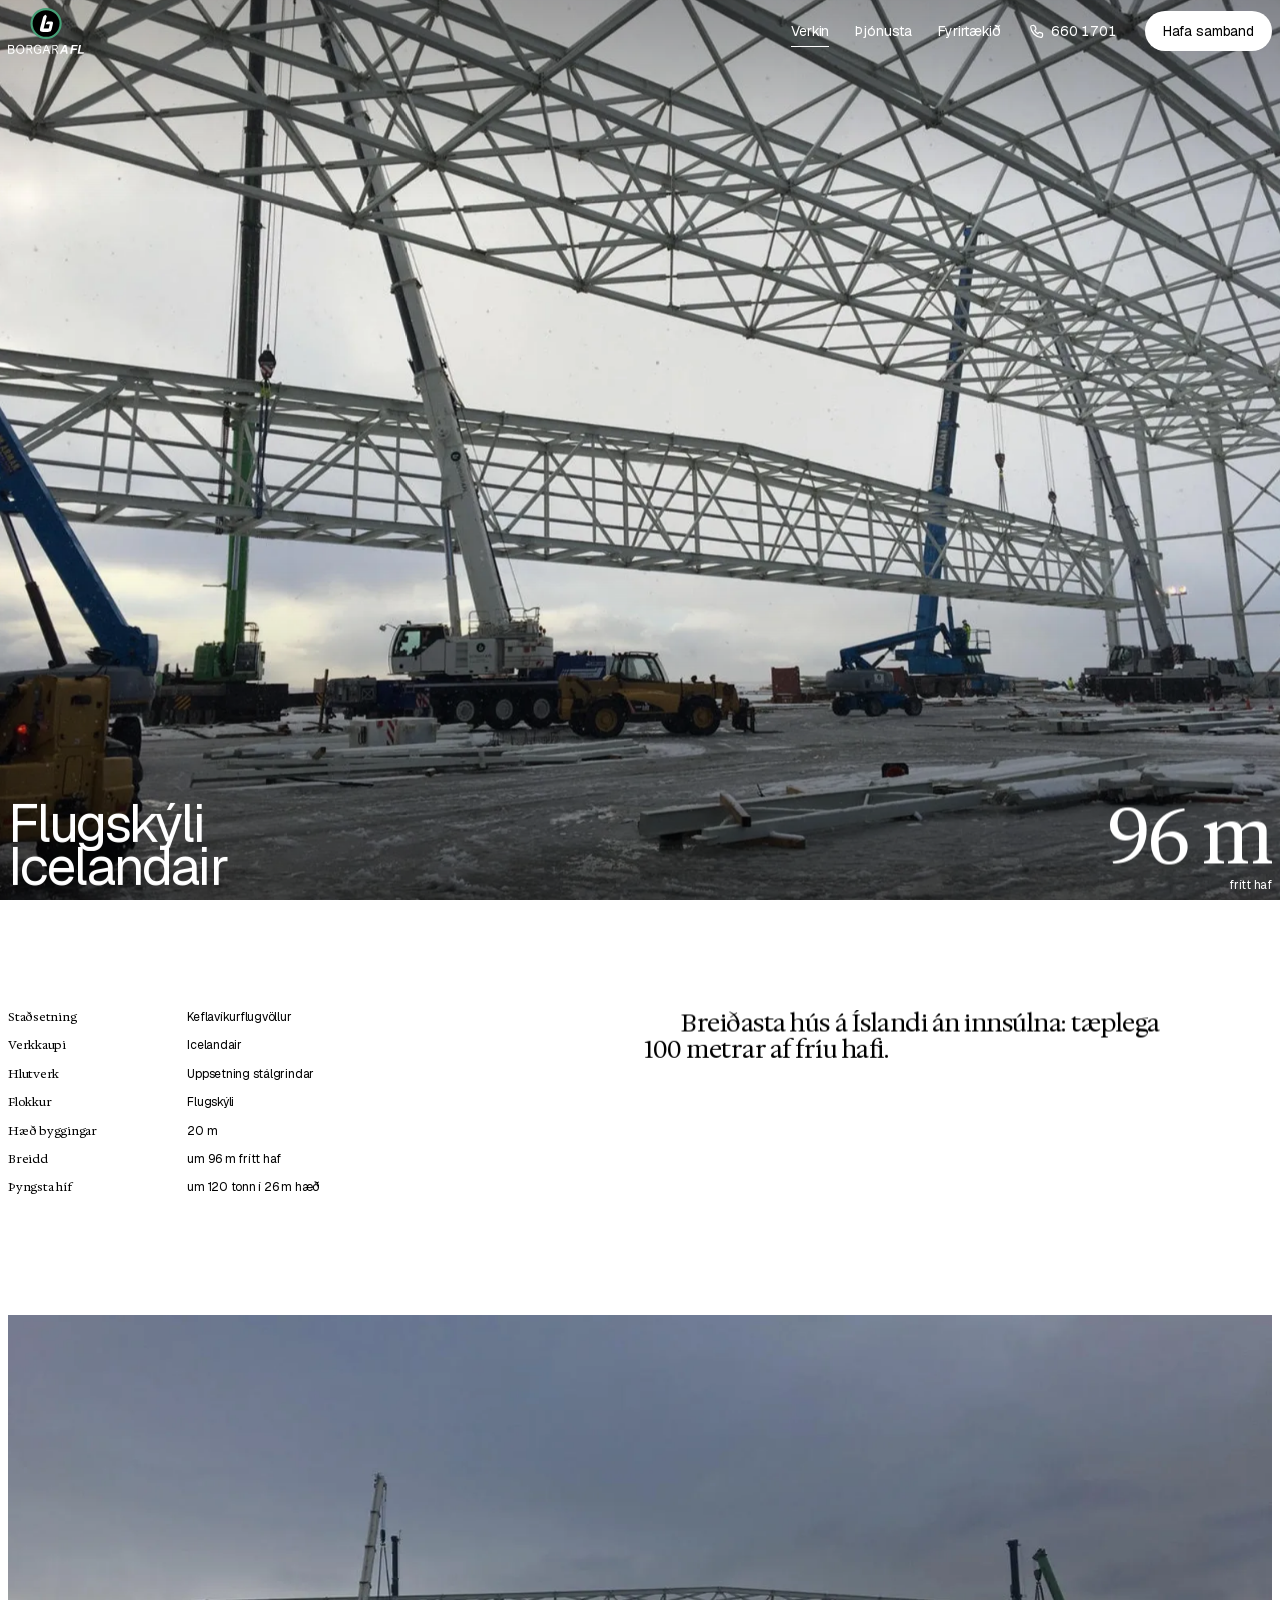
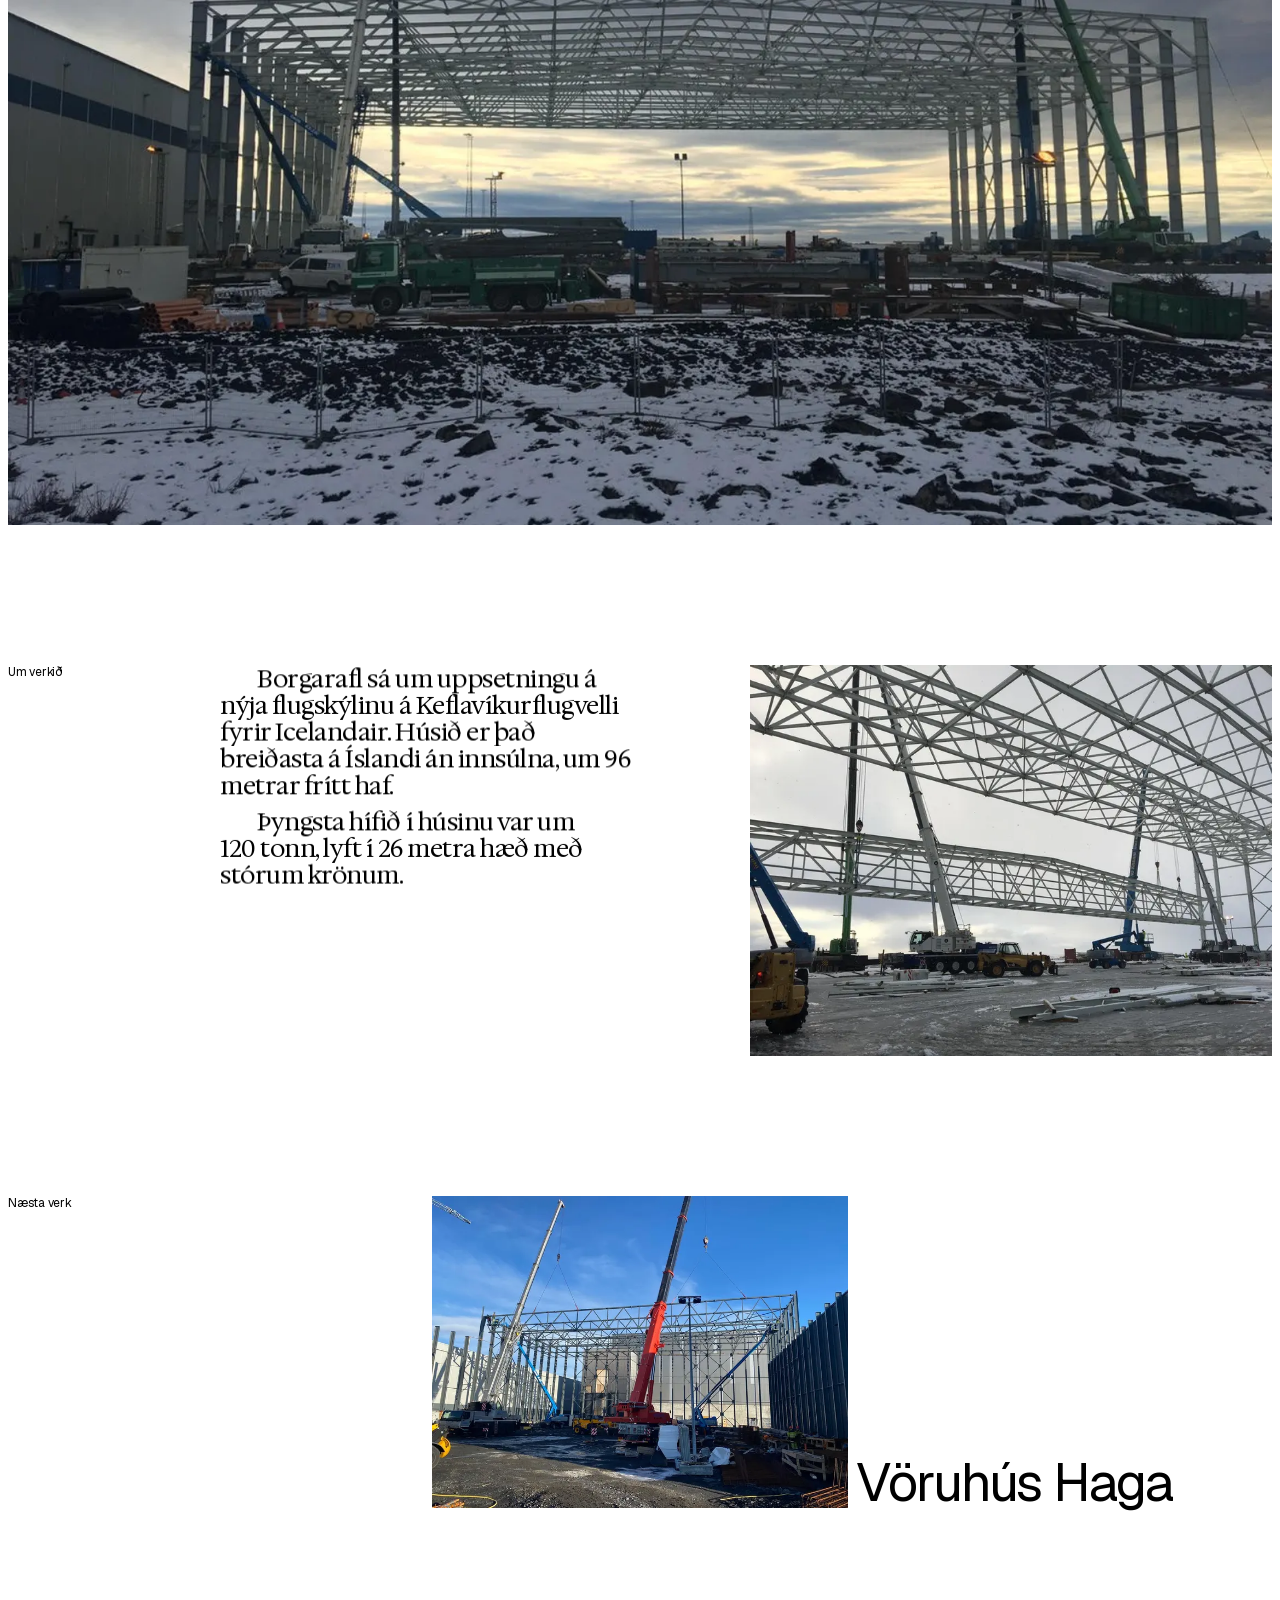
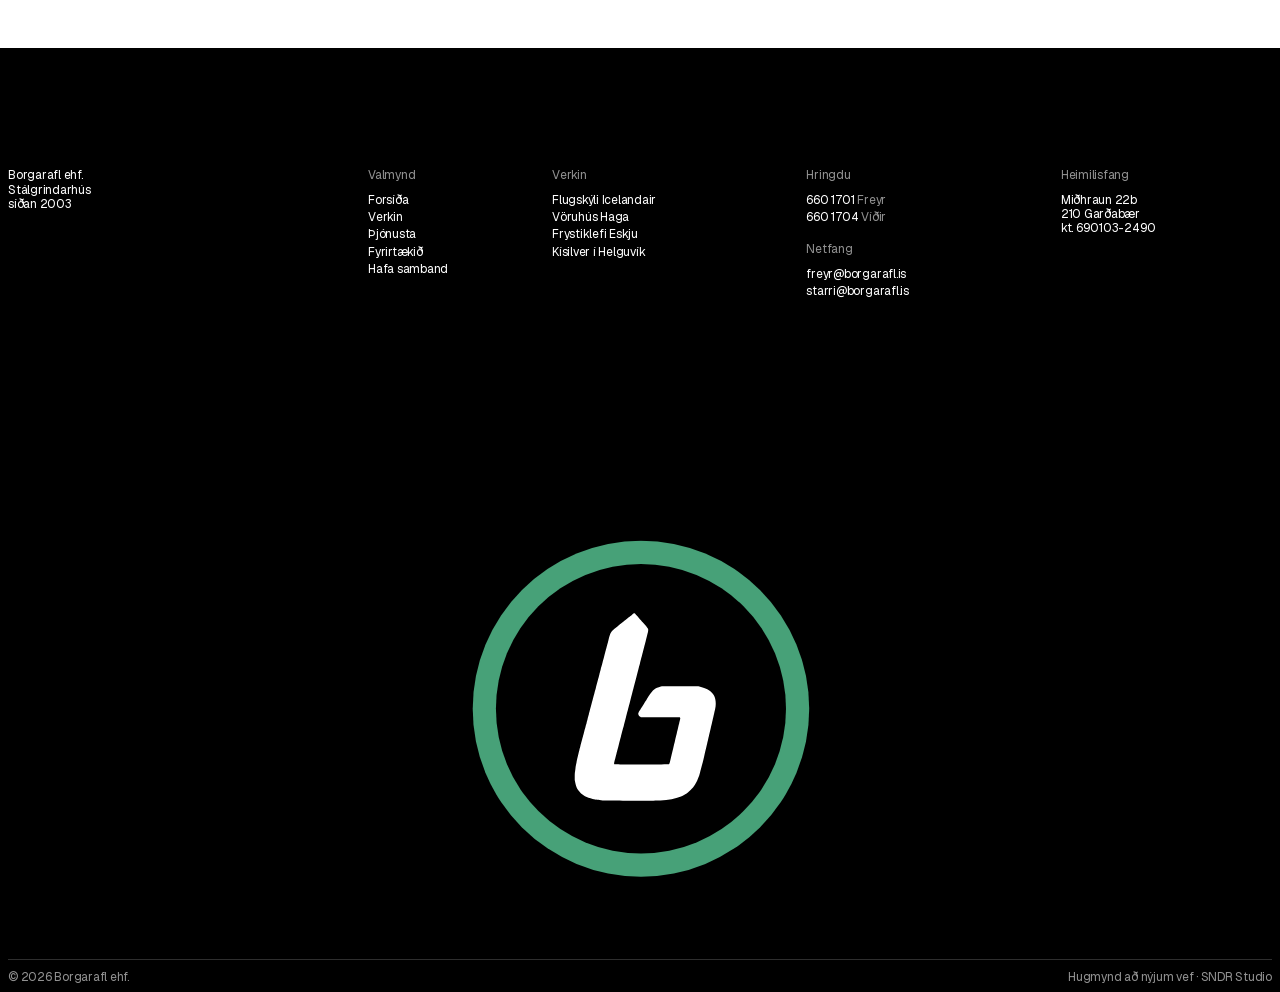
<file: verkin/flugskyli-icelandair/index.html>
<!doctype html>
<html lang="is" class="no-js">
<head>
<meta charset="utf-8">
<meta name="viewport" content="width=device-width, initial-scale=1, viewport-fit=cover">
<title>Flugskýli Icelandair · Borgarafl</title>
<meta name="description" content="Flugskýli Icelandair, Keflavíkurflugvöllur. Breiðasta hús á Íslandi án innsúlna: tæplega 100 metrar af fríu hafi.">
<meta name="robots" content="noindex, nofollow">
<meta name="theme-color" content="#000000">
<meta name="format-detection" content="telephone=no">
<link rel="icon" href="../../assets/img/favicon-32.png" sizes="32x32" type="image/png">
<link rel="apple-touch-icon" href="../../assets/img/apple-touch-icon.png">
<link rel="preload" href="../../assets/fonts/Geist-latin.woff2" as="font" type="font/woff2" crossorigin>
<link rel="preload" href="../../assets/fonts/Hedvig-latin.woff2" as="font" type="font/woff2" crossorigin>
<script>var d=document.documentElement;d.classList.replace('no-js','js');if(!matchMedia('(prefers-reduced-motion: reduce)').matches){d.classList.add('from-wipe');try{if(!sessionStorage.getItem('bwipe'))d.classList.add('is-load')}catch(e){d.classList.add('is-load')}}</script>
<script src="../../assets/vendor/focus-guard.js"></script>
<link rel="stylesheet" href="../../assets/vendor/focus-guard.css">
<link rel="stylesheet" href="../../assets/css/site.css?v=mwhtn8cw">
</head>
<body class="is-inner is-project">
<a class="skip" href="#main">Fara í efni</a>
<div class="wipe" aria-hidden="true"><img class="wipe_mark" src="../../assets/img/logo-mark.svg" alt="" width="352" height="352"></div>
<header class="hdr" data-hdr>
  <a class="brand" href="../../" aria-label="Borgarafl, forsíða" translate="no" data-wipe>
    <span class="brand_full"><img class="l-light" src="../../assets/img/logo-white.svg" alt="" width="848" height="518"><img class="l-dark" src="../../assets/img/logo.svg" alt="" width="848" height="518"></span>
    <span class="brand_mark"><img src="../../assets/img/logo-mark.svg" alt="" width="352" height="352"></span>
  </a>
  <nav class="nav" aria-label="Aðalvalmynd"><ul class="nav_list"><li><a class="link is-cur" href="../../verkin/" aria-current="page" data-wipe>Verkin</a></li><li><a class="link" href="../../thjonusta/" data-wipe>Þjónusta</a></li><li><a class="link" href="../../fyrirtaekid/" data-wipe>Fyrirtækið</a></li></ul>
    <a class="nav_tel" href="tel:+3546601701"><svg viewBox="0 0 16 16" aria-hidden="true"><path d="M5.2 1.5 3.3 1.6c-.9.1-1.6.9-1.5 1.8.5 5.6 5.2 10.3 10.8 10.8.9.1 1.7-.6 1.8-1.5l.1-1.9a1 1 0 0 0-.7-1l-2.4-.8a1 1 0 0 0-1 .3l-.9 1a7.6 7.6 0 0 1-3.4-3.4l1-.9a1 1 0 0 0 .3-1l-.8-2.4a1 1 0 0 0-1-.7Z" fill="none" stroke="currentColor" stroke-width="1.3" stroke-linejoin="round"/></svg>660 1701</a>
    <a class="nav_cta" href="../../hafa-samband/" data-wipe>Hafa samband</a>
  </nav>
  <button type="button" class="menu_btn" data-menu-btn aria-expanded="false" aria-controls="menu"><span class="menu_lbl" data-menu-lbl>Valmynd</span><span class="menu_ic" aria-hidden="true"><i></i><i></i></span></button>
</header>
<div class="menu" id="menu" tabindex="-1" data-menu hidden>
  <nav aria-label="Valmynd"><ul class="menu_list"><li style="--d:0"><a class="menu_a" href="../../" data-wipe><span>Forsíða</span><i aria-hidden="true">01</i></a></li><li style="--d:1"><a class="menu_a is-cur" href="../../verkin/" aria-current="page" data-wipe><span>Verkin</span><i aria-hidden="true">02</i></a></li><li style="--d:2"><a class="menu_a" href="../../thjonusta/" data-wipe><span>Þjónusta</span><i aria-hidden="true">03</i></a></li><li style="--d:3"><a class="menu_a" href="../../fyrirtaekid/" data-wipe><span>Fyrirtækið</span><i aria-hidden="true">04</i></a></li><li style="--d:4"><a class="menu_a" href="../../hafa-samband/" data-wipe><span>Hafa samband</span><i aria-hidden="true">05</i></a></li></ul></nav>
  <div class="menu_foot" style="--d:5">
    <a class="menu_tel" href="tel:+3546601701"><span class="mute">Freyr</span> 660 1701</a><a class="menu_tel" href="tel:+3546601704"><span class="mute">Víðir</span> 660 1704</a>
    <a class="menu_mail" href="mailto:freyr@borgarafl.is">freyr@borgarafl.is</a><a class="menu_mail" href="mailto:starri@borgarafl.is">starri@borgarafl.is</a>
  </div>
</div>
<main id="main">

<section class="hero" data-theme="dark">
  <div class="hero_media" data-hero-media><img class="cover" width="1600" height="1200" src="../../assets/img/icelandair-1.webp" srcset="../../assets/img/icelandair-1-s.webp 760w, ../../assets/img/icelandair-1.webp 1600w" sizes="100vw" alt="Flugskýli Icelandair" fetchpriority="high" decoding="async"></div>
  <div class="hero_in">
    <h1 class="t-h4 hero_t" data-lines>Flugskýli<br>Icelandair</h1>
    <p class="hero_fig"><span class="t-serif-xl" data-lines>96 m</span><span class="ui">frítt haf</span></p>
    
  </div>
</section>
<section class="pinfo">
  <dl class="facts_dl ui">
    <div><dt>Staðsetning</dt><dd>Keflavíkurflugvöllur</dd></div>
    <div><dt>Verkkaupi</dt><dd>Icelandair</dd></div>
    <div><dt>Hlutverk</dt><dd>Uppsetning stálgrindar</dd></div>
    <div><dt>Flokkur</dt><dd>Flugskýli</dd></div>
    <div><dt>Hæð byggingar</dt><dd>20 m</dd></div><div><dt>Breidd</dt><dd>um 96 m frítt haf</dd></div><div><dt>Þyngsta híf</dt><dd>um 120 tonn í 26 m hæð</dd></div>
  </dl>
  <p class="t-serif-l pinfo_p" data-lines>Breiðasta hús á Íslandi án innsúlna: tæplega 100 metrar af fríu hafi.</p>
</section>
<section class="pgal">
  <button type="button" class="pgal_a" data-zoom aria-label="Stækka mynd"><img class="cover" width="1600" height="1200" src="../../assets/img/icelandair-2.webp" srcset="../../assets/img/icelandair-2-s.webp 760w, ../../assets/img/icelandair-2.webp 1600w" sizes="100vw" alt="Flugskýli Icelandair, mynd 2" loading="lazy" decoding="async"></button>
  <div class="pgal_row">
    <p class="ui lbl">Um verkið</p>
    <div class="pgal_txt"><p class="t-serif-l" data-lines>Borgarafl sá um uppsetningu á nýja flugskýlinu á Keflavíkurflugvelli fyrir Icelandair. Húsið er það breiðasta á Íslandi án innsúlna, um 96 metrar frítt haf.</p><p class="t-serif-l" data-lines>Þyngsta hífið í húsinu var um 120 tonn, lyft í 26 metra hæð með stórum krönum.</p></div>
    <button type="button" class="pgal_b" data-zoom aria-label="Stækka mynd"><img class="cover" width="1600" height="1200" src="../../assets/img/icelandair-1.webp" srcset="../../assets/img/icelandair-1-s.webp 760w, ../../assets/img/icelandair-1.webp 1600w" sizes="(min-width: 760px) 40vw, 92vw" alt="Flugskýli Icelandair, mynd 1" loading="lazy" decoding="async"></button>
  </div>
</section>
<a class="next" href="../../verkin/voruhus-haga/" data-wipe>
  <span class="ui lbl">Næsta verk</span>
  <span class="next_img"><img class="cover" width="1600" height="1200" src="../../assets/img/hagar-1.webp" srcset="../../assets/img/hagar-1-s.webp 760w, ../../assets/img/hagar-1.webp 1600w" sizes="(min-width: 760px) 32vw, 60vw" alt="" loading="lazy" decoding="async"></span>
  <span class="t-h4 next_t">Vöruhús Haga</span>
</a>
<div class="zoom" data-zoom-layer hidden><button type="button" class="zoom_x ui" data-zoom-close>Loka</button></div>
</main>
<footer class="ftr" data-theme="dark">
  <div class="ftr_cols">
    <p class="ftr_name">Borgarafl ehf.<br>Stálgrindarhús<br>síðan 2003</p>
    <div><h2 class="lbl">Valmynd</h2><ul><li><a class="link" href="../../" data-wipe>Forsíða</a></li><li><a class="link" href="../../verkin/" data-wipe>Verkin</a></li><li><a class="link" href="../../thjonusta/" data-wipe>Þjónusta</a></li><li><a class="link" href="../../fyrirtaekid/" data-wipe>Fyrirtækið</a></li><li><a class="link" href="../../hafa-samband/" data-wipe>Hafa samband</a></li></ul></div>
    <div><h2 class="lbl">Verkin</h2><ul><li><a class="link" href="../../verkin/flugskyli-icelandair/" data-wipe>Flugskýli Icelandair</a></li><li><a class="link" href="../../verkin/voruhus-haga/" data-wipe>Vöruhús Haga</a></li><li><a class="link" href="../../verkin/frystiklefi-eskju/" data-wipe>Frystiklefi Eskju</a></li><li><a class="link" href="../../verkin/kisilver-helguvik/" data-wipe>Kísilver í Helguvík</a></li></ul></div>
    <div><h2 class="lbl">Hringdu</h2><ul><li><a class="link" href="tel:+3546601701">660 1701</a> <span class="mute">Freyr</span></li><li><a class="link" href="tel:+3546601704">660 1704</a> <span class="mute">Víðir</span></li></ul>
      <h2 class="lbl lbl-2">Netfang</h2><ul><li><a class="link" href="mailto:freyr@borgarafl.is">freyr@borgarafl.is</a></li><li><a class="link" href="mailto:starri@borgarafl.is">starri@borgarafl.is</a></li></ul></div>
    <div><h2 class="lbl">Heimilisfang</h2><p>Miðhraun 22b<br>210 Garðabær<br>kt. 690103-2490</p></div>
  </div>
  <div class="ftr_logo" data-rise><img src="../../assets/img/logo-white.svg" alt="Borgarafl" width="848" height="518" loading="lazy"></div>
  <div class="ftr_base"><p>© 2026 Borgarafl ehf.</p><a class="link" href="https://sndrstudio.is" rel="noopener">Hugmynd að nýjum vef · SNDR Studio</a></div>
</footer>
<script src="../../assets/vendor/gsap.min.js" defer></script>
<script src="../../assets/vendor/ScrollTrigger.min.js" defer></script>
<script src="../../assets/vendor/lenis.min.js" defer></script>
<script src="../../assets/js/main.js?v=mwhtn8cw" defer></script>
</body>
</html>
</file>
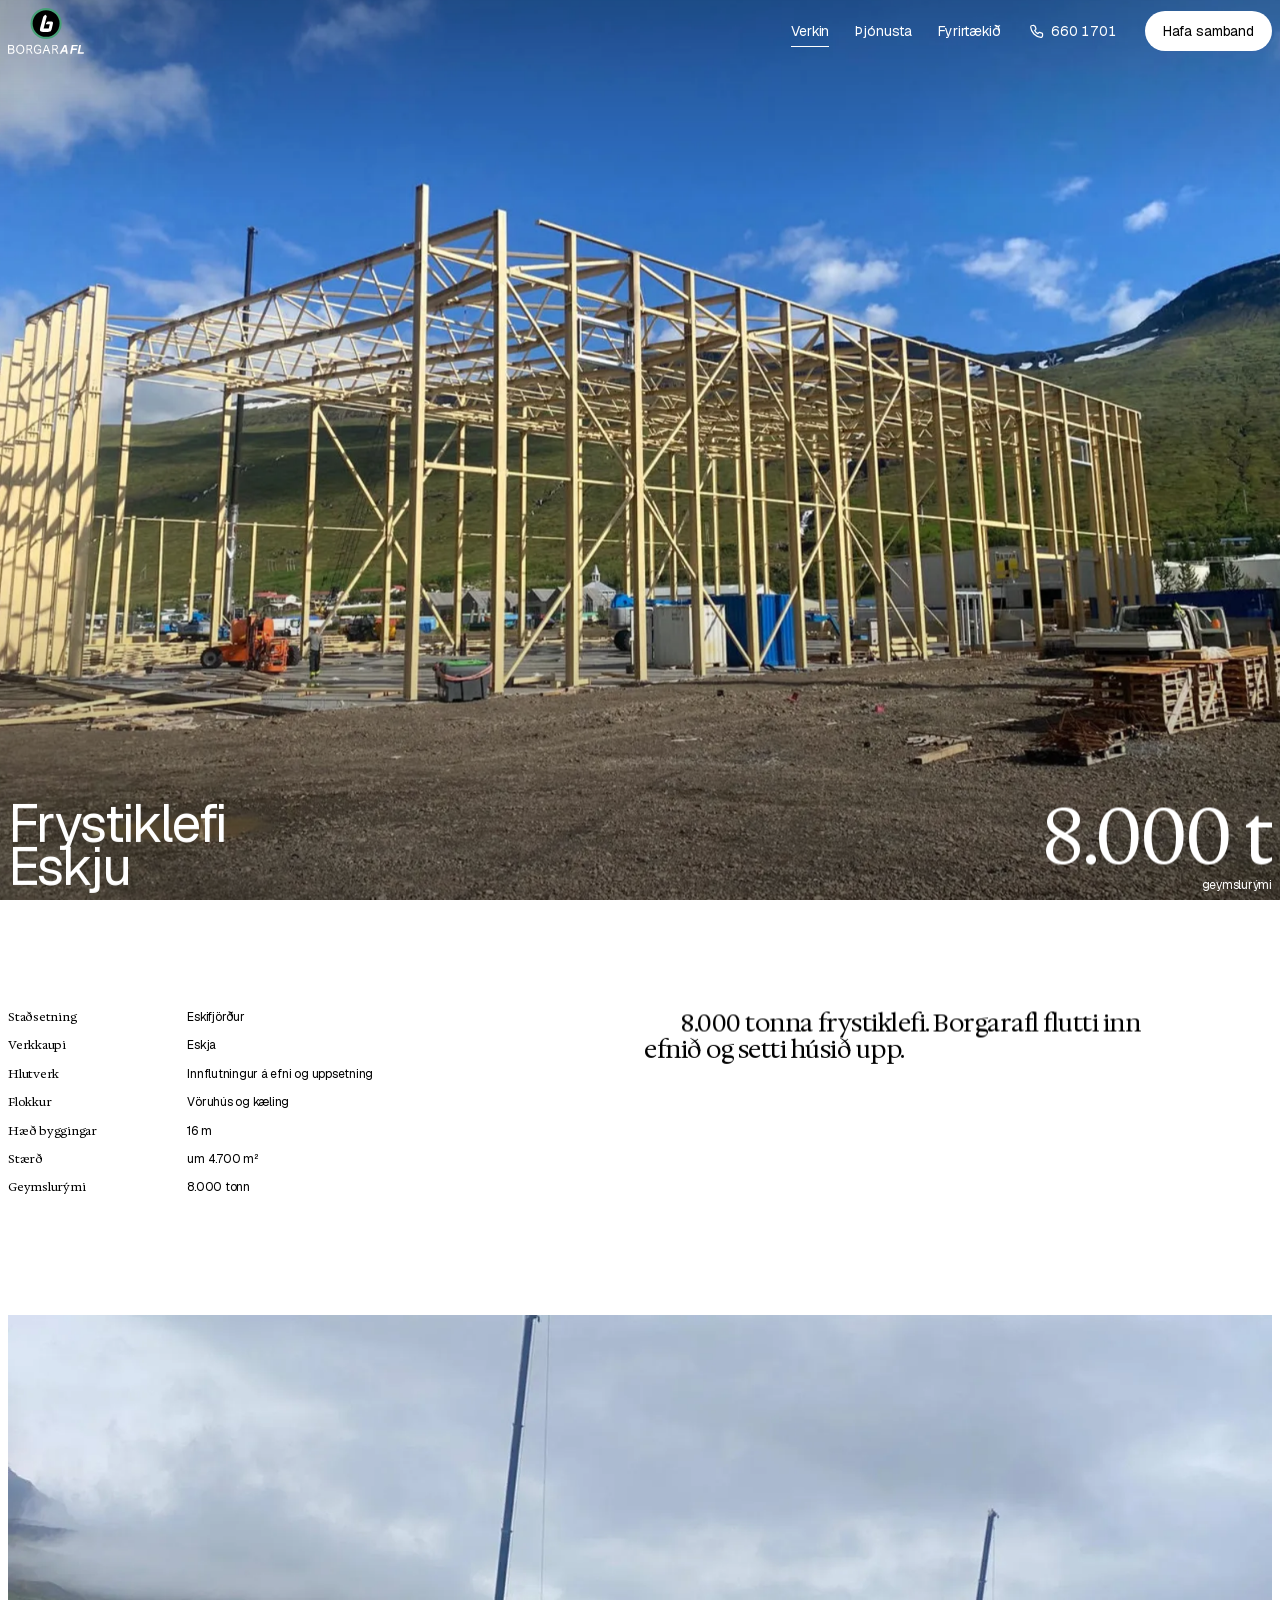
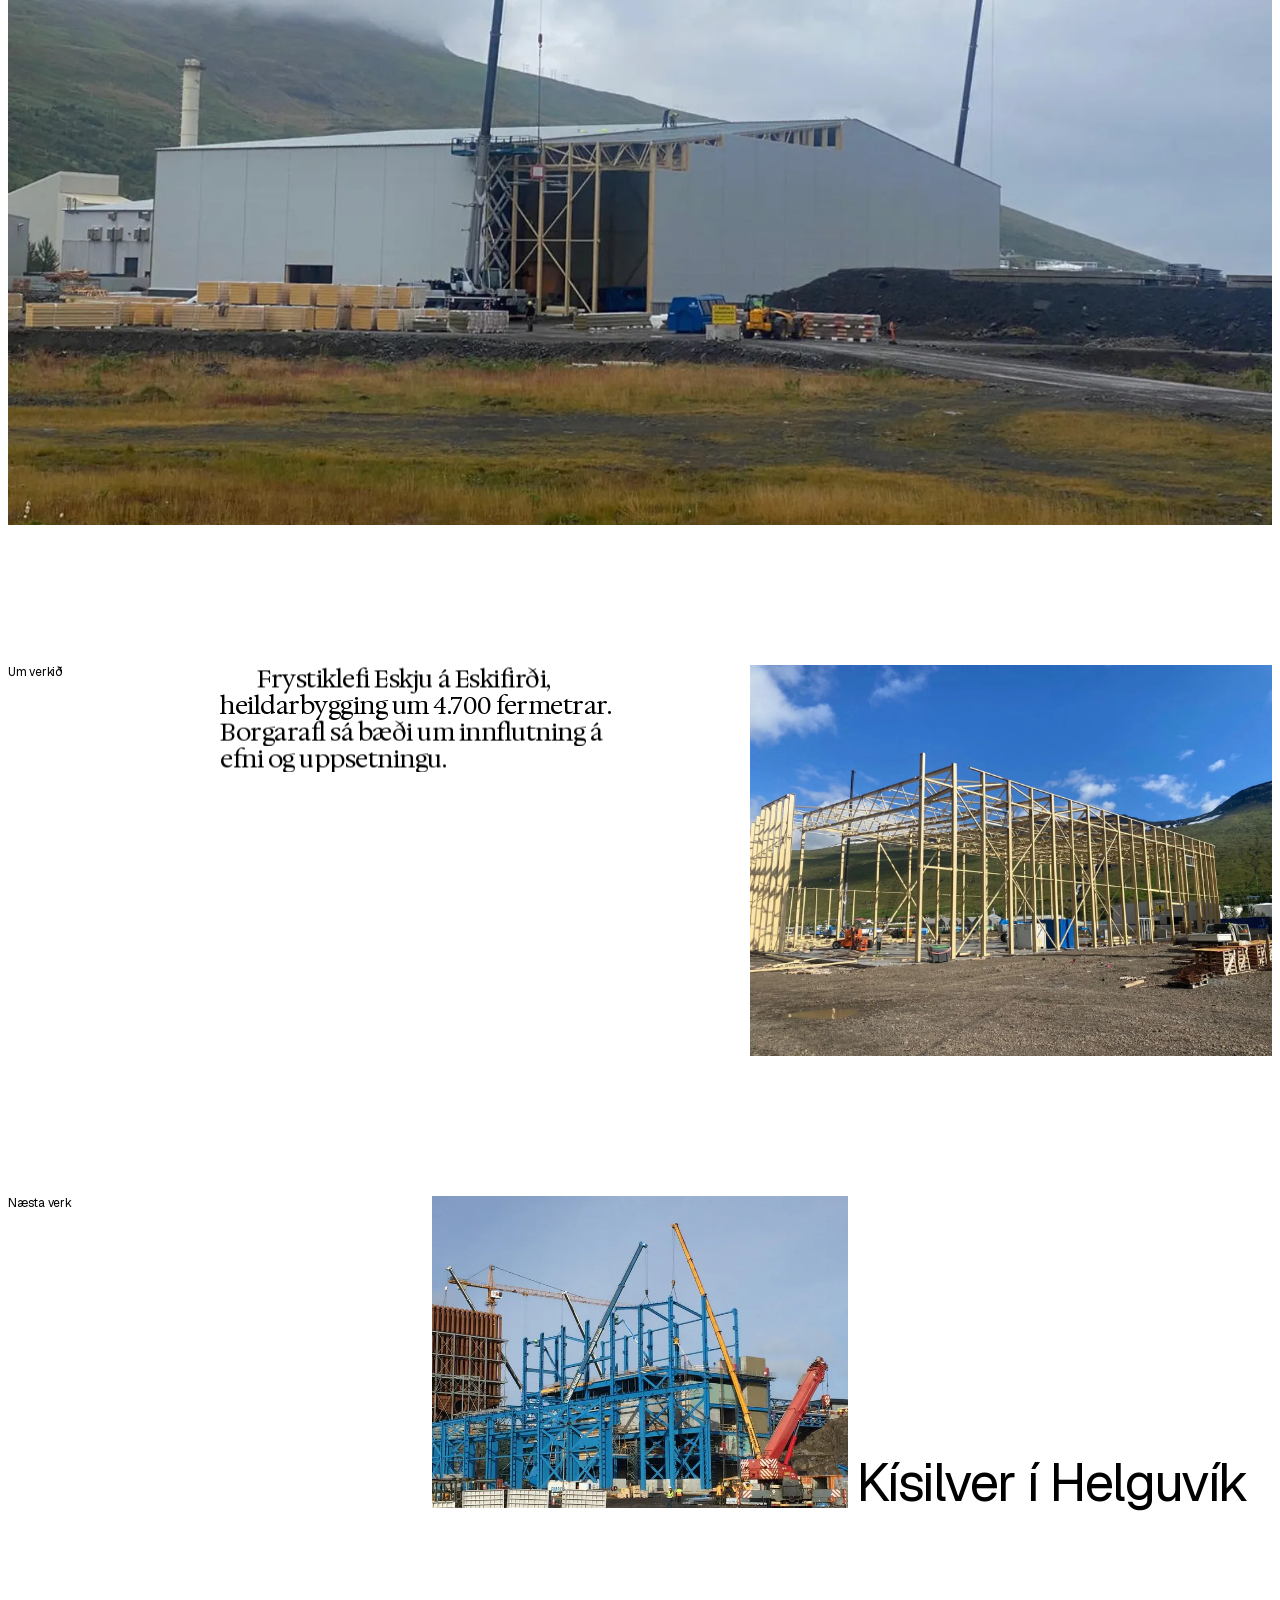
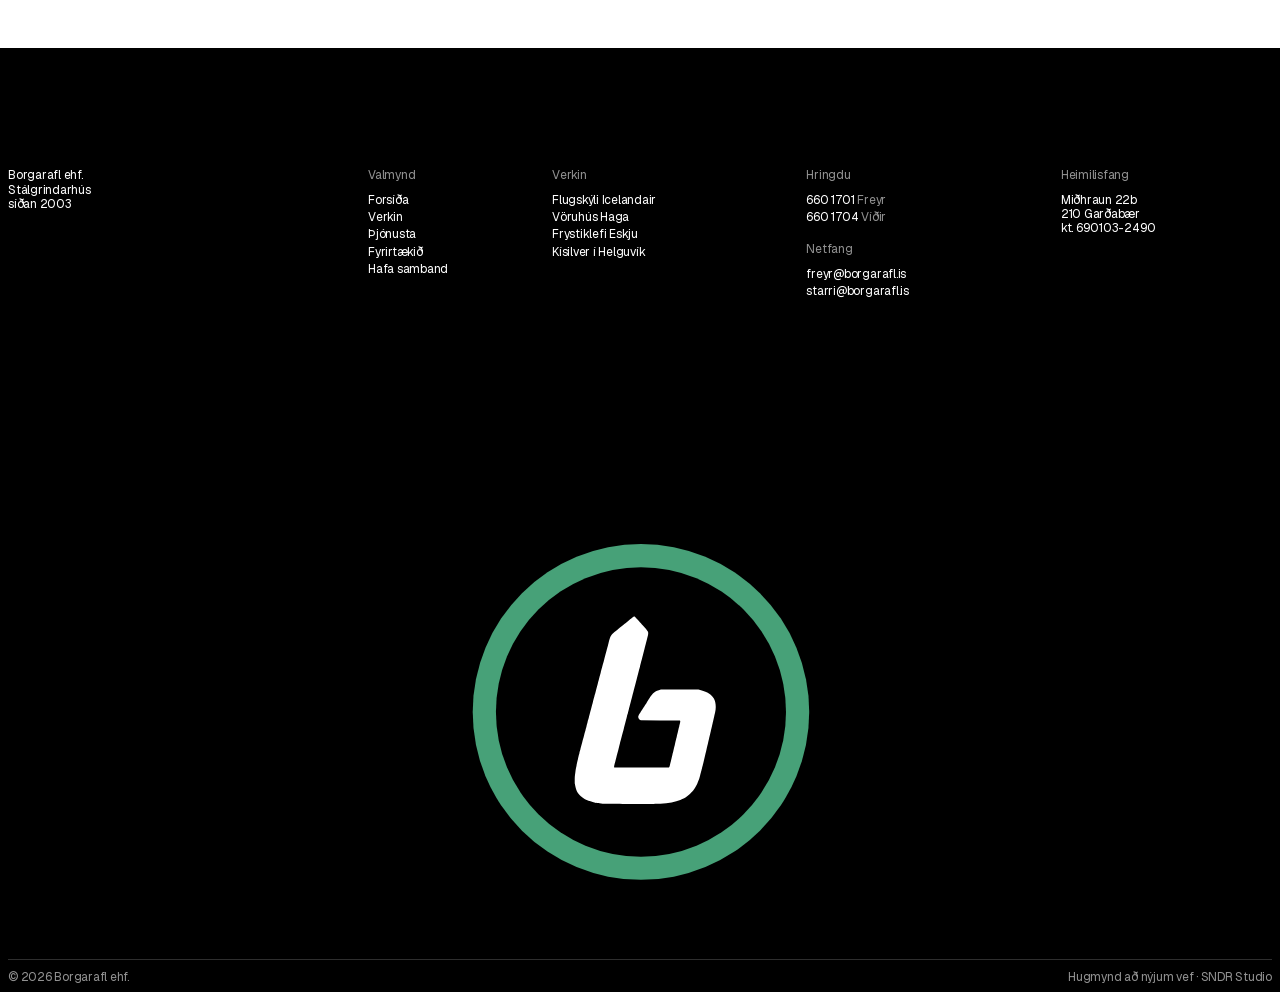
<file: verkin/frystiklefi-eskju/index.html>
<!doctype html>
<html lang="is" class="no-js">
<head>
<meta charset="utf-8">
<meta name="viewport" content="width=device-width, initial-scale=1, viewport-fit=cover">
<title>Frystiklefi Eskju · Borgarafl</title>
<meta name="description" content="Frystiklefi Eskju, Eskifjörður. 8.000 tonna frystiklefi. Borgarafl flutti inn efnið og setti húsið upp.">
<meta name="robots" content="noindex, nofollow">
<meta name="theme-color" content="#000000">
<meta name="format-detection" content="telephone=no">
<link rel="icon" href="../../assets/img/favicon-32.png" sizes="32x32" type="image/png">
<link rel="apple-touch-icon" href="../../assets/img/apple-touch-icon.png">
<link rel="preload" href="../../assets/fonts/Geist-latin.woff2" as="font" type="font/woff2" crossorigin>
<link rel="preload" href="../../assets/fonts/Hedvig-latin.woff2" as="font" type="font/woff2" crossorigin>
<script>var d=document.documentElement;d.classList.replace('no-js','js');if(!matchMedia('(prefers-reduced-motion: reduce)').matches){d.classList.add('from-wipe');try{if(!sessionStorage.getItem('bwipe'))d.classList.add('is-load')}catch(e){d.classList.add('is-load')}}</script>
<script src="../../assets/vendor/focus-guard.js"></script>
<link rel="stylesheet" href="../../assets/vendor/focus-guard.css">
<link rel="stylesheet" href="../../assets/css/site.css?v=mwhtn8cw">
</head>
<body class="is-inner is-project">
<a class="skip" href="#main">Fara í efni</a>
<div class="wipe" aria-hidden="true"><img class="wipe_mark" src="../../assets/img/logo-mark.svg" alt="" width="352" height="352"></div>
<header class="hdr" data-hdr>
  <a class="brand" href="../../" aria-label="Borgarafl, forsíða" translate="no" data-wipe>
    <span class="brand_full"><img class="l-light" src="../../assets/img/logo-white.svg" alt="" width="848" height="518"><img class="l-dark" src="../../assets/img/logo.svg" alt="" width="848" height="518"></span>
    <span class="brand_mark"><img src="../../assets/img/logo-mark.svg" alt="" width="352" height="352"></span>
  </a>
  <nav class="nav" aria-label="Aðalvalmynd"><ul class="nav_list"><li><a class="link is-cur" href="../../verkin/" aria-current="page" data-wipe>Verkin</a></li><li><a class="link" href="../../thjonusta/" data-wipe>Þjónusta</a></li><li><a class="link" href="../../fyrirtaekid/" data-wipe>Fyrirtækið</a></li></ul>
    <a class="nav_tel" href="tel:+3546601701"><svg viewBox="0 0 16 16" aria-hidden="true"><path d="M5.2 1.5 3.3 1.6c-.9.1-1.6.9-1.5 1.8.5 5.6 5.2 10.3 10.8 10.8.9.1 1.7-.6 1.8-1.5l.1-1.9a1 1 0 0 0-.7-1l-2.4-.8a1 1 0 0 0-1 .3l-.9 1a7.6 7.6 0 0 1-3.4-3.4l1-.9a1 1 0 0 0 .3-1l-.8-2.4a1 1 0 0 0-1-.7Z" fill="none" stroke="currentColor" stroke-width="1.3" stroke-linejoin="round"/></svg>660 1701</a>
    <a class="nav_cta" href="../../hafa-samband/" data-wipe>Hafa samband</a>
  </nav>
  <button type="button" class="menu_btn" data-menu-btn aria-expanded="false" aria-controls="menu"><span class="menu_lbl" data-menu-lbl>Valmynd</span><span class="menu_ic" aria-hidden="true"><i></i><i></i></span></button>
</header>
<div class="menu" id="menu" tabindex="-1" data-menu hidden>
  <nav aria-label="Valmynd"><ul class="menu_list"><li style="--d:0"><a class="menu_a" href="../../" data-wipe><span>Forsíða</span><i aria-hidden="true">01</i></a></li><li style="--d:1"><a class="menu_a is-cur" href="../../verkin/" aria-current="page" data-wipe><span>Verkin</span><i aria-hidden="true">02</i></a></li><li style="--d:2"><a class="menu_a" href="../../thjonusta/" data-wipe><span>Þjónusta</span><i aria-hidden="true">03</i></a></li><li style="--d:3"><a class="menu_a" href="../../fyrirtaekid/" data-wipe><span>Fyrirtækið</span><i aria-hidden="true">04</i></a></li><li style="--d:4"><a class="menu_a" href="../../hafa-samband/" data-wipe><span>Hafa samband</span><i aria-hidden="true">05</i></a></li></ul></nav>
  <div class="menu_foot" style="--d:5">
    <a class="menu_tel" href="tel:+3546601701"><span class="mute">Freyr</span> 660 1701</a><a class="menu_tel" href="tel:+3546601704"><span class="mute">Víðir</span> 660 1704</a>
    <a class="menu_mail" href="mailto:freyr@borgarafl.is">freyr@borgarafl.is</a><a class="menu_mail" href="mailto:starri@borgarafl.is">starri@borgarafl.is</a>
  </div>
</div>
<main id="main">

<section class="hero" data-theme="dark">
  <div class="hero_media" data-hero-media><img class="cover" width="1600" height="1200" src="../../assets/img/eskja-1.webp" srcset="../../assets/img/eskja-1-s.webp 760w, ../../assets/img/eskja-1.webp 1600w" sizes="100vw" alt="Frystiklefi Eskju" fetchpriority="high" decoding="async"></div>
  <div class="hero_in">
    <h1 class="t-h4 hero_t" data-lines>Frystiklefi<br>Eskju</h1>
    <p class="hero_fig"><span class="t-serif-xl" data-lines>8.000 t</span><span class="ui">geymslurými</span></p>
    
  </div>
</section>
<section class="pinfo">
  <dl class="facts_dl ui">
    <div><dt>Staðsetning</dt><dd>Eskifjörður</dd></div>
    <div><dt>Verkkaupi</dt><dd>Eskja</dd></div>
    <div><dt>Hlutverk</dt><dd>Innflutningur á efni og uppsetning</dd></div>
    <div><dt>Flokkur</dt><dd>Vöruhús og kæling</dd></div>
    <div><dt>Hæð byggingar</dt><dd>16 m</dd></div><div><dt>Stærð</dt><dd>um 4.700 m²</dd></div><div><dt>Geymslurými</dt><dd>8.000 tonn</dd></div>
  </dl>
  <p class="t-serif-l pinfo_p" data-lines>8.000 tonna frystiklefi. Borgarafl flutti inn efnið og setti húsið upp.</p>
</section>
<section class="pgal">
  <button type="button" class="pgal_a" data-zoom aria-label="Stækka mynd"><img class="cover" width="1600" height="1200" src="../../assets/img/eskja-2.webp" srcset="../../assets/img/eskja-2-s.webp 760w, ../../assets/img/eskja-2.webp 1600w" sizes="100vw" alt="Frystiklefi Eskju, mynd 2" loading="lazy" decoding="async"></button>
  <div class="pgal_row">
    <p class="ui lbl">Um verkið</p>
    <div class="pgal_txt"><p class="t-serif-l" data-lines>Frystiklefi Eskju á Eskifirði, heildarbygging um 4.700 fermetrar. Borgarafl sá bæði um innflutning á efni og uppsetningu.</p></div>
    <button type="button" class="pgal_b" data-zoom aria-label="Stækka mynd"><img class="cover" width="1600" height="1200" src="../../assets/img/eskja-1.webp" srcset="../../assets/img/eskja-1-s.webp 760w, ../../assets/img/eskja-1.webp 1600w" sizes="(min-width: 760px) 40vw, 92vw" alt="Frystiklefi Eskju, mynd 1" loading="lazy" decoding="async"></button>
  </div>
</section>
<a class="next" href="../../verkin/kisilver-helguvik/" data-wipe>
  <span class="ui lbl">Næsta verk</span>
  <span class="next_img"><img class="cover" width="1600" height="1200" src="../../assets/img/helguvik-1.webp" srcset="../../assets/img/helguvik-1-s.webp 760w, ../../assets/img/helguvik-1.webp 1600w" sizes="(min-width: 760px) 32vw, 60vw" alt="" loading="lazy" decoding="async"></span>
  <span class="t-h4 next_t">Kísilver í Helguvík</span>
</a>
<div class="zoom" data-zoom-layer hidden><button type="button" class="zoom_x ui" data-zoom-close>Loka</button></div>
</main>
<footer class="ftr" data-theme="dark">
  <div class="ftr_cols">
    <p class="ftr_name">Borgarafl ehf.<br>Stálgrindarhús<br>síðan 2003</p>
    <div><h2 class="lbl">Valmynd</h2><ul><li><a class="link" href="../../" data-wipe>Forsíða</a></li><li><a class="link" href="../../verkin/" data-wipe>Verkin</a></li><li><a class="link" href="../../thjonusta/" data-wipe>Þjónusta</a></li><li><a class="link" href="../../fyrirtaekid/" data-wipe>Fyrirtækið</a></li><li><a class="link" href="../../hafa-samband/" data-wipe>Hafa samband</a></li></ul></div>
    <div><h2 class="lbl">Verkin</h2><ul><li><a class="link" href="../../verkin/flugskyli-icelandair/" data-wipe>Flugskýli Icelandair</a></li><li><a class="link" href="../../verkin/voruhus-haga/" data-wipe>Vöruhús Haga</a></li><li><a class="link" href="../../verkin/frystiklefi-eskju/" data-wipe>Frystiklefi Eskju</a></li><li><a class="link" href="../../verkin/kisilver-helguvik/" data-wipe>Kísilver í Helguvík</a></li></ul></div>
    <div><h2 class="lbl">Hringdu</h2><ul><li><a class="link" href="tel:+3546601701">660 1701</a> <span class="mute">Freyr</span></li><li><a class="link" href="tel:+3546601704">660 1704</a> <span class="mute">Víðir</span></li></ul>
      <h2 class="lbl lbl-2">Netfang</h2><ul><li><a class="link" href="mailto:freyr@borgarafl.is">freyr@borgarafl.is</a></li><li><a class="link" href="mailto:starri@borgarafl.is">starri@borgarafl.is</a></li></ul></div>
    <div><h2 class="lbl">Heimilisfang</h2><p>Miðhraun 22b<br>210 Garðabær<br>kt. 690103-2490</p></div>
  </div>
  <div class="ftr_logo" data-rise><img src="../../assets/img/logo-white.svg" alt="Borgarafl" width="848" height="518" loading="lazy"></div>
  <div class="ftr_base"><p>© 2026 Borgarafl ehf.</p><a class="link" href="https://sndrstudio.is" rel="noopener">Hugmynd að nýjum vef · SNDR Studio</a></div>
</footer>
<script src="../../assets/vendor/gsap.min.js" defer></script>
<script src="../../assets/vendor/ScrollTrigger.min.js" defer></script>
<script src="../../assets/vendor/lenis.min.js" defer></script>
<script src="../../assets/js/main.js?v=mwhtn8cw" defer></script>
</body>
</html>
</file>
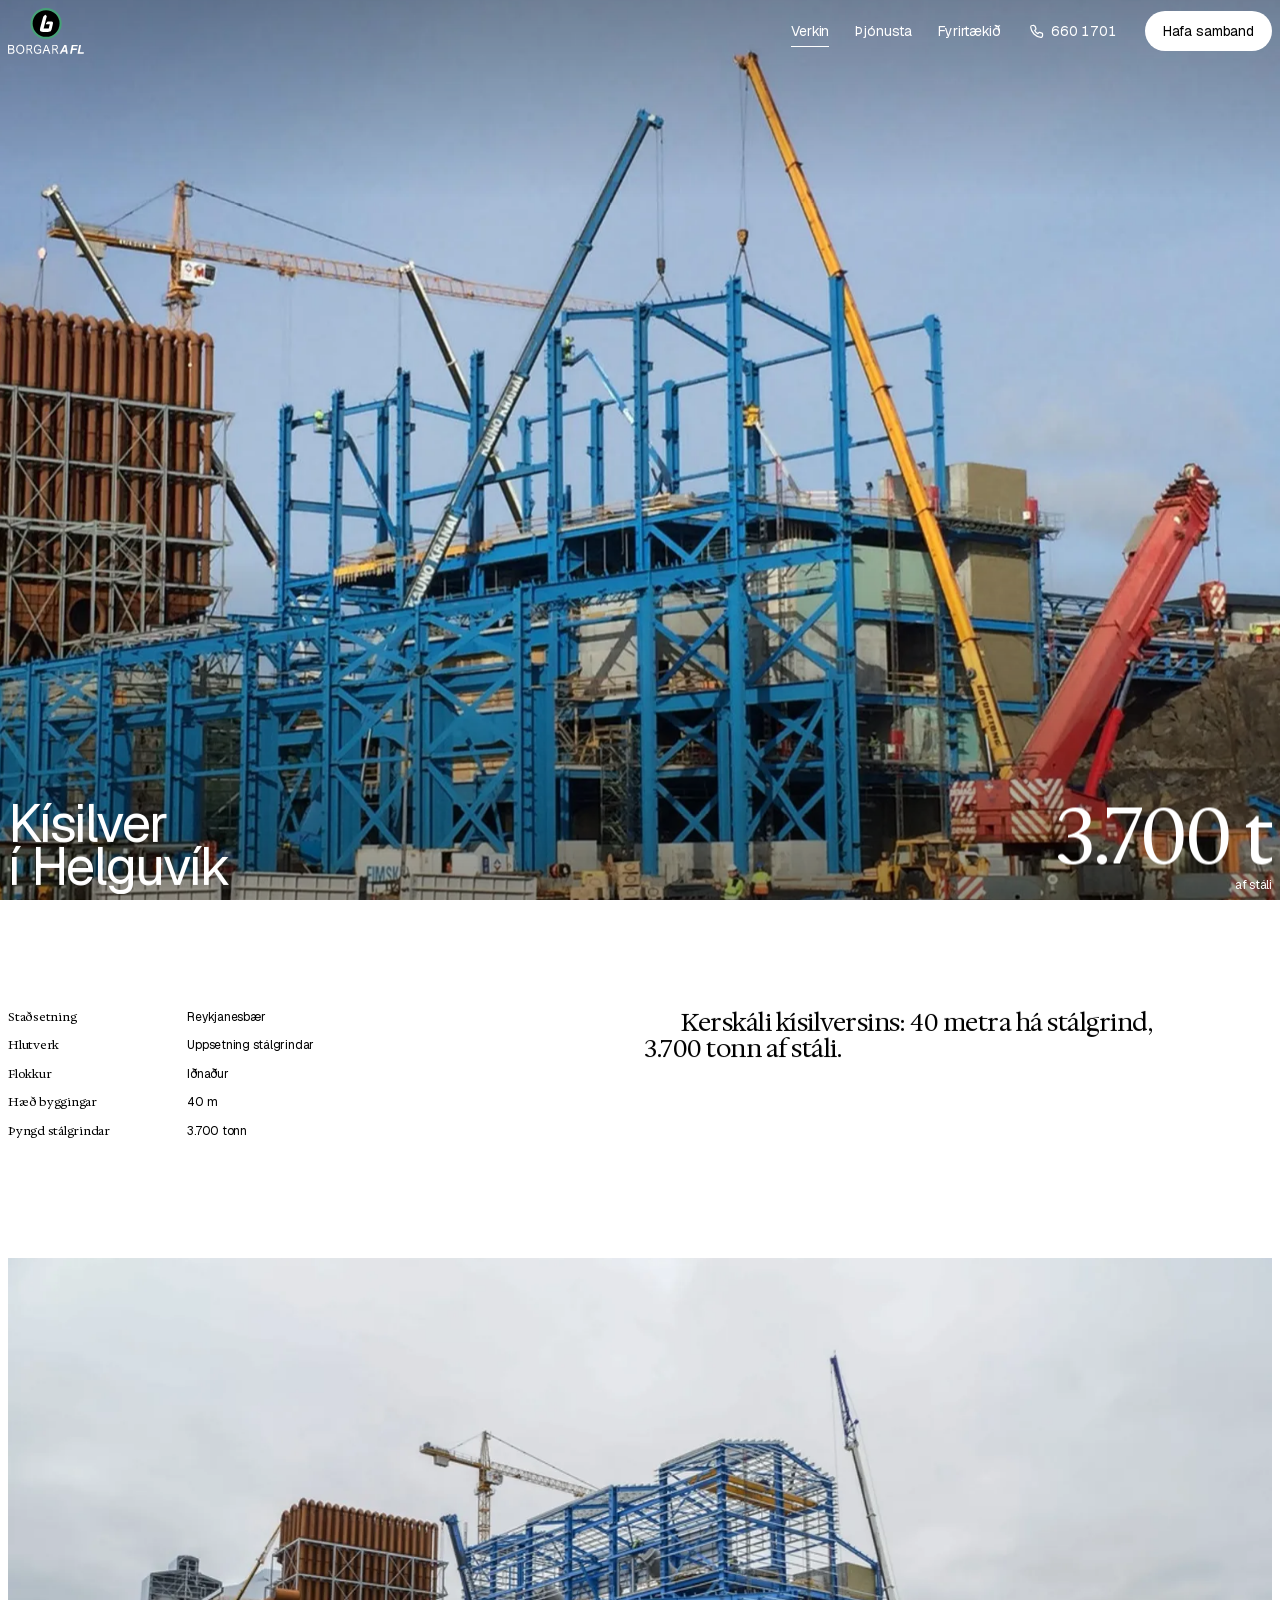
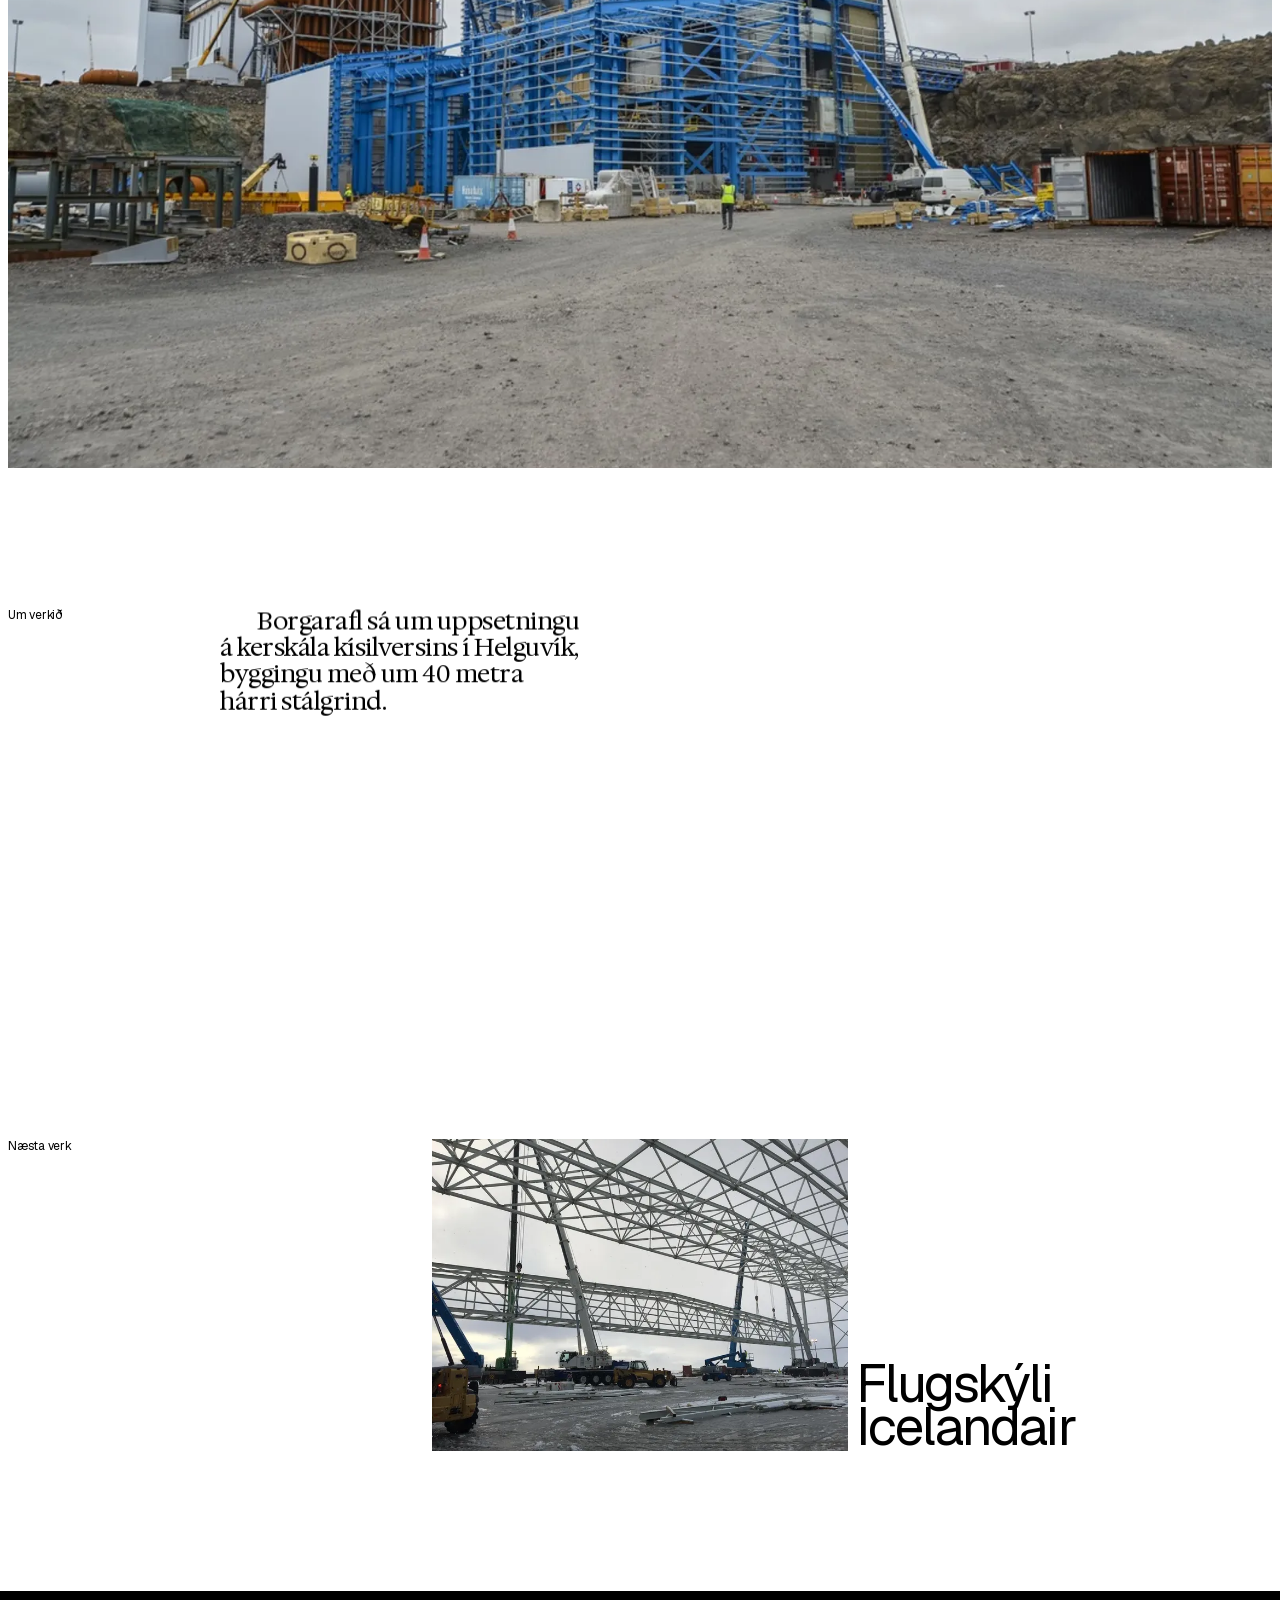
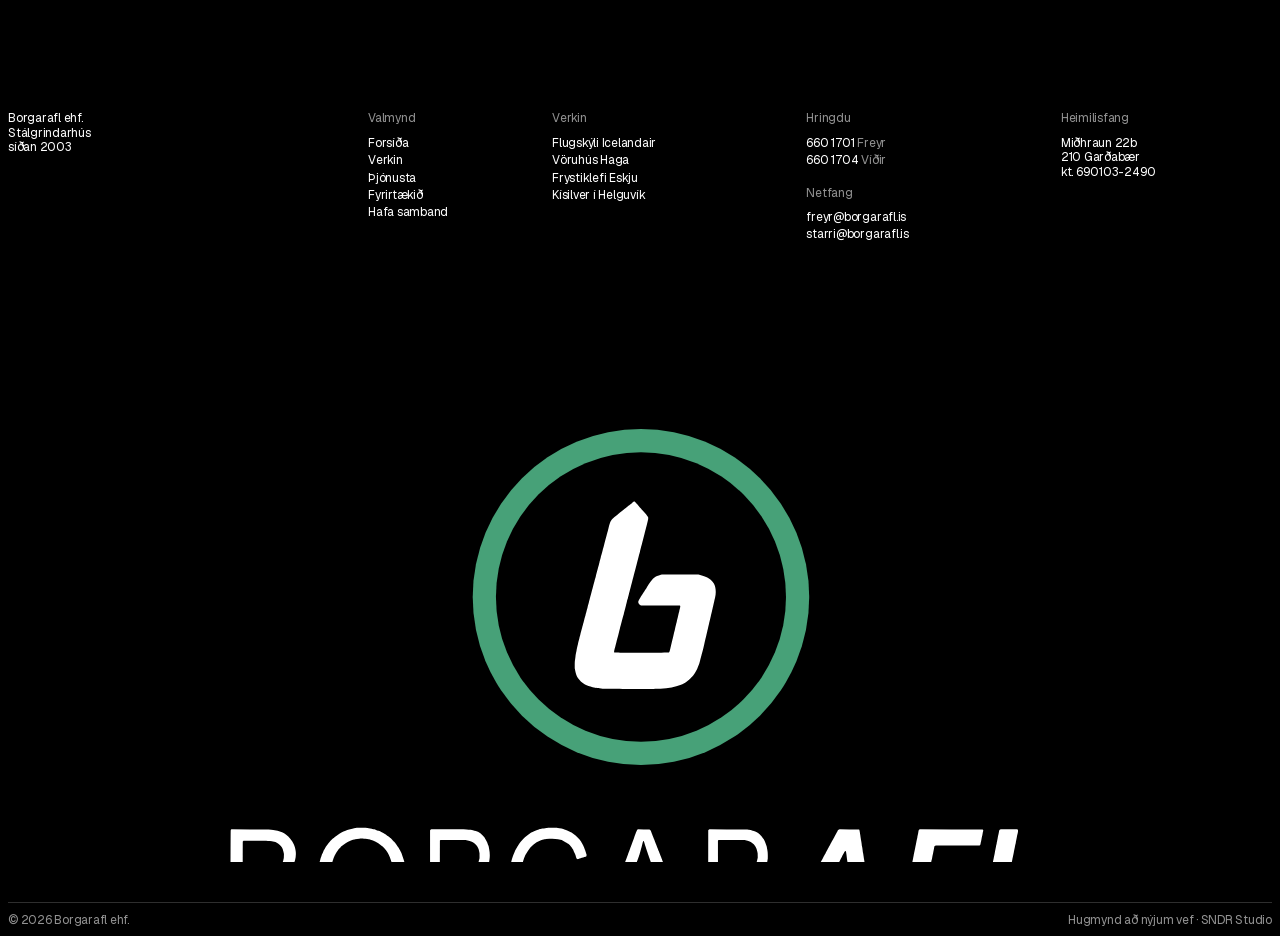
<file: verkin/kisilver-helguvik/index.html>
<!doctype html>
<html lang="is" class="no-js">
<head>
<meta charset="utf-8">
<meta name="viewport" content="width=device-width, initial-scale=1, viewport-fit=cover">
<title>Kísilver í Helguvík · Borgarafl</title>
<meta name="description" content="Kísilver í Helguvík, Reykjanesbær. Kerskáli kísilversins: 40 metra há stálgrind, 3.700 tonn af stáli.">
<meta name="robots" content="noindex, nofollow">
<meta name="theme-color" content="#000000">
<meta name="format-detection" content="telephone=no">
<link rel="icon" href="../../assets/img/favicon-32.png" sizes="32x32" type="image/png">
<link rel="apple-touch-icon" href="../../assets/img/apple-touch-icon.png">
<link rel="preload" href="../../assets/fonts/Geist-latin.woff2" as="font" type="font/woff2" crossorigin>
<link rel="preload" href="../../assets/fonts/Hedvig-latin.woff2" as="font" type="font/woff2" crossorigin>
<script>var d=document.documentElement;d.classList.replace('no-js','js');if(!matchMedia('(prefers-reduced-motion: reduce)').matches){d.classList.add('from-wipe');try{if(!sessionStorage.getItem('bwipe'))d.classList.add('is-load')}catch(e){d.classList.add('is-load')}}</script>
<script src="../../assets/vendor/focus-guard.js"></script>
<link rel="stylesheet" href="../../assets/vendor/focus-guard.css">
<link rel="stylesheet" href="../../assets/css/site.css?v=mwhtn8cw">
</head>
<body class="is-inner is-project">
<a class="skip" href="#main">Fara í efni</a>
<div class="wipe" aria-hidden="true"><img class="wipe_mark" src="../../assets/img/logo-mark.svg" alt="" width="352" height="352"></div>
<header class="hdr" data-hdr>
  <a class="brand" href="../../" aria-label="Borgarafl, forsíða" translate="no" data-wipe>
    <span class="brand_full"><img class="l-light" src="../../assets/img/logo-white.svg" alt="" width="848" height="518"><img class="l-dark" src="../../assets/img/logo.svg" alt="" width="848" height="518"></span>
    <span class="brand_mark"><img src="../../assets/img/logo-mark.svg" alt="" width="352" height="352"></span>
  </a>
  <nav class="nav" aria-label="Aðalvalmynd"><ul class="nav_list"><li><a class="link is-cur" href="../../verkin/" aria-current="page" data-wipe>Verkin</a></li><li><a class="link" href="../../thjonusta/" data-wipe>Þjónusta</a></li><li><a class="link" href="../../fyrirtaekid/" data-wipe>Fyrirtækið</a></li></ul>
    <a class="nav_tel" href="tel:+3546601701"><svg viewBox="0 0 16 16" aria-hidden="true"><path d="M5.2 1.5 3.3 1.6c-.9.1-1.6.9-1.5 1.8.5 5.6 5.2 10.3 10.8 10.8.9.1 1.7-.6 1.8-1.5l.1-1.9a1 1 0 0 0-.7-1l-2.4-.8a1 1 0 0 0-1 .3l-.9 1a7.6 7.6 0 0 1-3.4-3.4l1-.9a1 1 0 0 0 .3-1l-.8-2.4a1 1 0 0 0-1-.7Z" fill="none" stroke="currentColor" stroke-width="1.3" stroke-linejoin="round"/></svg>660 1701</a>
    <a class="nav_cta" href="../../hafa-samband/" data-wipe>Hafa samband</a>
  </nav>
  <button type="button" class="menu_btn" data-menu-btn aria-expanded="false" aria-controls="menu"><span class="menu_lbl" data-menu-lbl>Valmynd</span><span class="menu_ic" aria-hidden="true"><i></i><i></i></span></button>
</header>
<div class="menu" id="menu" tabindex="-1" data-menu hidden>
  <nav aria-label="Valmynd"><ul class="menu_list"><li style="--d:0"><a class="menu_a" href="../../" data-wipe><span>Forsíða</span><i aria-hidden="true">01</i></a></li><li style="--d:1"><a class="menu_a is-cur" href="../../verkin/" aria-current="page" data-wipe><span>Verkin</span><i aria-hidden="true">02</i></a></li><li style="--d:2"><a class="menu_a" href="../../thjonusta/" data-wipe><span>Þjónusta</span><i aria-hidden="true">03</i></a></li><li style="--d:3"><a class="menu_a" href="../../fyrirtaekid/" data-wipe><span>Fyrirtækið</span><i aria-hidden="true">04</i></a></li><li style="--d:4"><a class="menu_a" href="../../hafa-samband/" data-wipe><span>Hafa samband</span><i aria-hidden="true">05</i></a></li></ul></nav>
  <div class="menu_foot" style="--d:5">
    <a class="menu_tel" href="tel:+3546601701"><span class="mute">Freyr</span> 660 1701</a><a class="menu_tel" href="tel:+3546601704"><span class="mute">Víðir</span> 660 1704</a>
    <a class="menu_mail" href="mailto:freyr@borgarafl.is">freyr@borgarafl.is</a><a class="menu_mail" href="mailto:starri@borgarafl.is">starri@borgarafl.is</a>
  </div>
</div>
<main id="main">

<section class="hero" data-theme="dark">
  <div class="hero_media" data-hero-media><img class="cover" width="1600" height="1200" src="../../assets/img/helguvik-1.webp" srcset="../../assets/img/helguvik-1-s.webp 760w, ../../assets/img/helguvik-1.webp 1600w" sizes="100vw" alt="Kísilver í Helguvík" fetchpriority="high" decoding="async"></div>
  <div class="hero_in">
    <h1 class="t-h4 hero_t" data-lines>Kísilver<br>í Helguvík</h1>
    <p class="hero_fig"><span class="t-serif-xl" data-lines>3.700 t</span><span class="ui">af stáli</span></p>
    
  </div>
</section>
<section class="pinfo">
  <dl class="facts_dl ui">
    <div><dt>Staðsetning</dt><dd>Reykjanesbær</dd></div>
    
    <div><dt>Hlutverk</dt><dd>Uppsetning stálgrindar</dd></div>
    <div><dt>Flokkur</dt><dd>Iðnaður</dd></div>
    <div><dt>Hæð byggingar</dt><dd>40 m</dd></div><div><dt>Þyngd stálgrindar</dt><dd>3.700 tonn</dd></div>
  </dl>
  <p class="t-serif-l pinfo_p" data-lines>Kerskáli kísilversins: 40 metra há stálgrind, 3.700 tonn af stáli.</p>
</section>
<section class="pgal">
  <button type="button" class="pgal_a" data-zoom aria-label="Stækka mynd"><img class="cover" width="1600" height="1068" src="../../assets/img/helguvik-2.webp" srcset="../../assets/img/helguvik-2-s.webp 760w, ../../assets/img/helguvik-2.webp 1600w" sizes="100vw" alt="Kísilver í Helguvík, mynd 2" loading="lazy" decoding="async"></button>
  <div class="pgal_row">
    <p class="ui lbl">Um verkið</p>
    <div class="pgal_txt"><p class="t-serif-l" data-lines>Borgarafl sá um uppsetningu á kerskála kísilversins í Helguvík, byggingu með um 40 metra hárri stálgrind.</p></div>
    <button type="button" class="pgal_b" data-zoom aria-label="Stækka mynd"><img class="cover" width="1600" height="1200" src="../../assets/img/helguvik-1.webp" srcset="../../assets/img/helguvik-1-s.webp 760w, ../../assets/img/helguvik-1.webp 1600w" sizes="(min-width: 760px) 40vw, 92vw" alt="Kísilver í Helguvík, mynd 1" loading="lazy" decoding="async"></button>
  </div>
</section>
<a class="next" href="../../verkin/flugskyli-icelandair/" data-wipe>
  <span class="ui lbl">Næsta verk</span>
  <span class="next_img"><img class="cover" width="1600" height="1200" src="../../assets/img/icelandair-1.webp" srcset="../../assets/img/icelandair-1-s.webp 760w, ../../assets/img/icelandair-1.webp 1600w" sizes="(min-width: 760px) 32vw, 60vw" alt="" loading="lazy" decoding="async"></span>
  <span class="t-h4 next_t">Flugskýli Icelandair</span>
</a>
<div class="zoom" data-zoom-layer hidden><button type="button" class="zoom_x ui" data-zoom-close>Loka</button></div>
</main>
<footer class="ftr" data-theme="dark">
  <div class="ftr_cols">
    <p class="ftr_name">Borgarafl ehf.<br>Stálgrindarhús<br>síðan 2003</p>
    <div><h2 class="lbl">Valmynd</h2><ul><li><a class="link" href="../../" data-wipe>Forsíða</a></li><li><a class="link" href="../../verkin/" data-wipe>Verkin</a></li><li><a class="link" href="../../thjonusta/" data-wipe>Þjónusta</a></li><li><a class="link" href="../../fyrirtaekid/" data-wipe>Fyrirtækið</a></li><li><a class="link" href="../../hafa-samband/" data-wipe>Hafa samband</a></li></ul></div>
    <div><h2 class="lbl">Verkin</h2><ul><li><a class="link" href="../../verkin/flugskyli-icelandair/" data-wipe>Flugskýli Icelandair</a></li><li><a class="link" href="../../verkin/voruhus-haga/" data-wipe>Vöruhús Haga</a></li><li><a class="link" href="../../verkin/frystiklefi-eskju/" data-wipe>Frystiklefi Eskju</a></li><li><a class="link" href="../../verkin/kisilver-helguvik/" data-wipe>Kísilver í Helguvík</a></li></ul></div>
    <div><h2 class="lbl">Hringdu</h2><ul><li><a class="link" href="tel:+3546601701">660 1701</a> <span class="mute">Freyr</span></li><li><a class="link" href="tel:+3546601704">660 1704</a> <span class="mute">Víðir</span></li></ul>
      <h2 class="lbl lbl-2">Netfang</h2><ul><li><a class="link" href="mailto:freyr@borgarafl.is">freyr@borgarafl.is</a></li><li><a class="link" href="mailto:starri@borgarafl.is">starri@borgarafl.is</a></li></ul></div>
    <div><h2 class="lbl">Heimilisfang</h2><p>Miðhraun 22b<br>210 Garðabær<br>kt. 690103-2490</p></div>
  </div>
  <div class="ftr_logo" data-rise><img src="../../assets/img/logo-white.svg" alt="Borgarafl" width="848" height="518" loading="lazy"></div>
  <div class="ftr_base"><p>© 2026 Borgarafl ehf.</p><a class="link" href="https://sndrstudio.is" rel="noopener">Hugmynd að nýjum vef · SNDR Studio</a></div>
</footer>
<script src="../../assets/vendor/gsap.min.js" defer></script>
<script src="../../assets/vendor/ScrollTrigger.min.js" defer></script>
<script src="../../assets/vendor/lenis.min.js" defer></script>
<script src="../../assets/js/main.js?v=mwhtn8cw" defer></script>
</body>
</html>
</file>
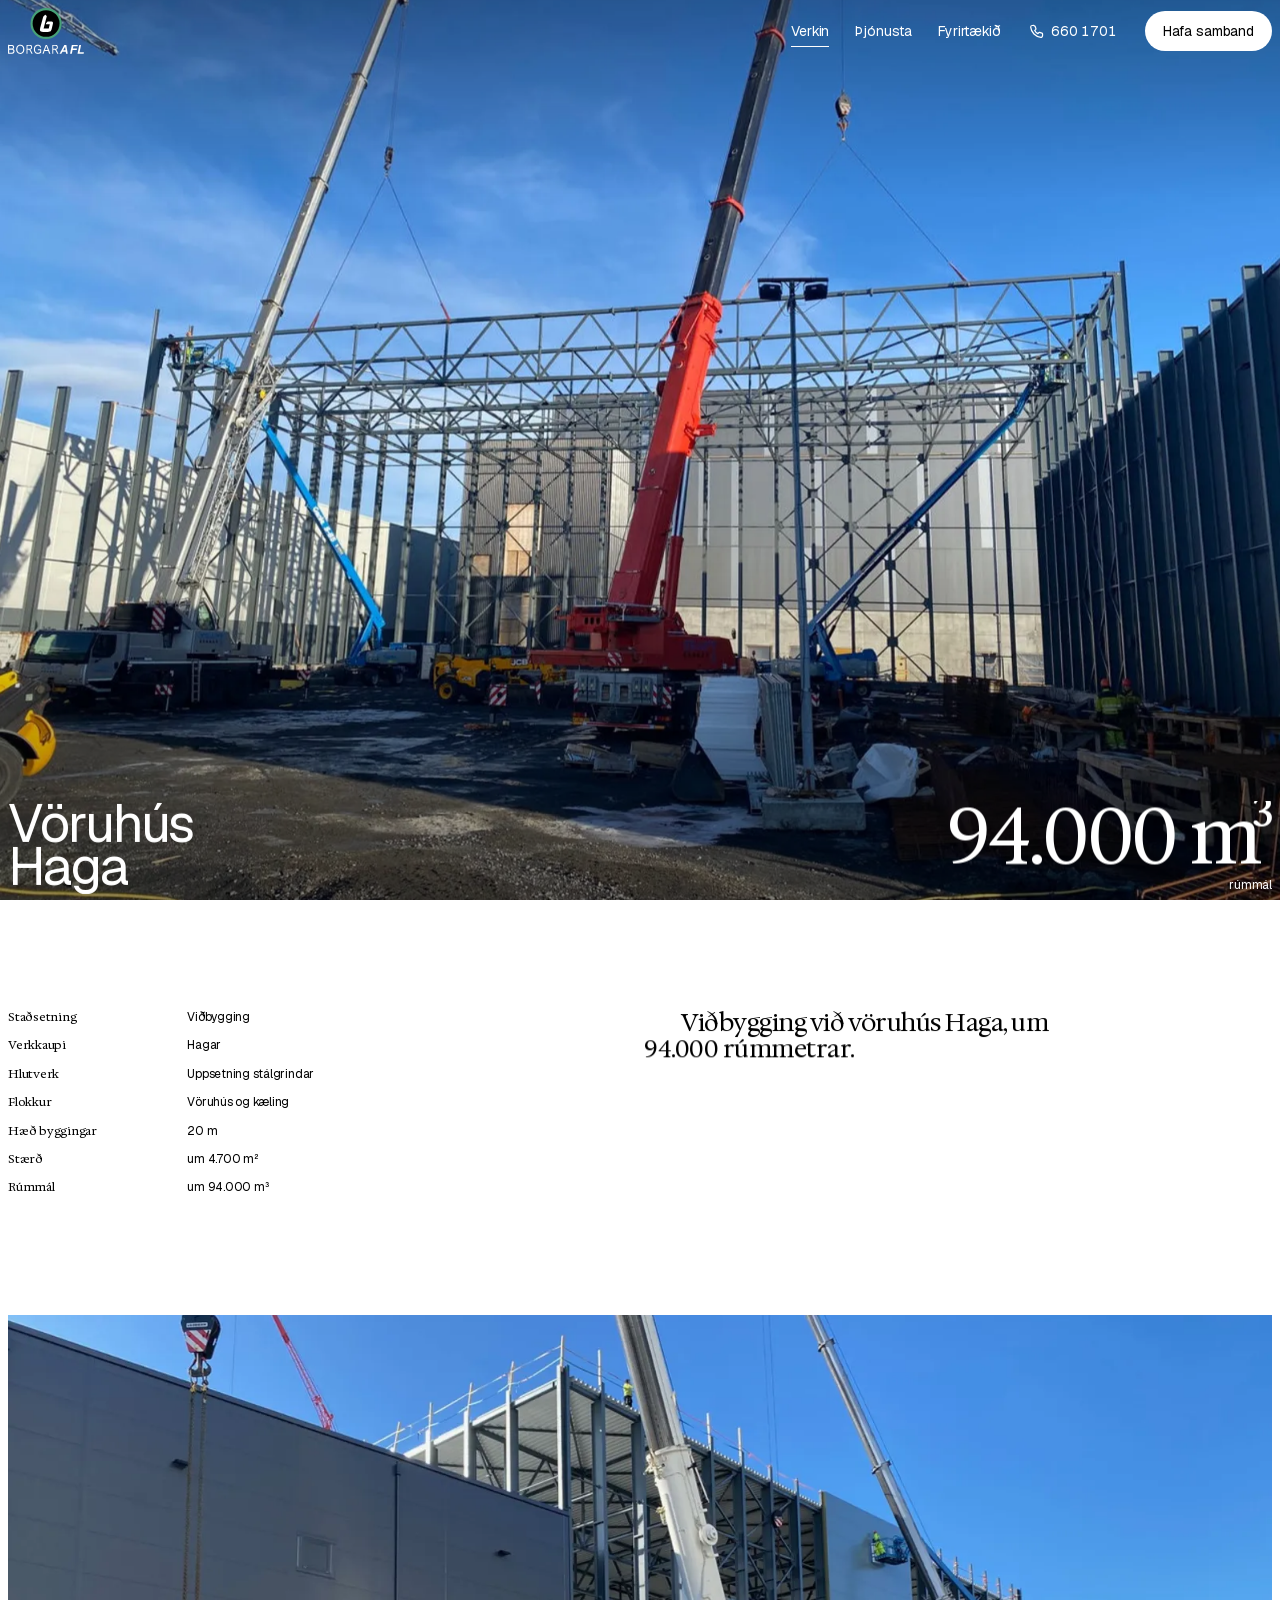
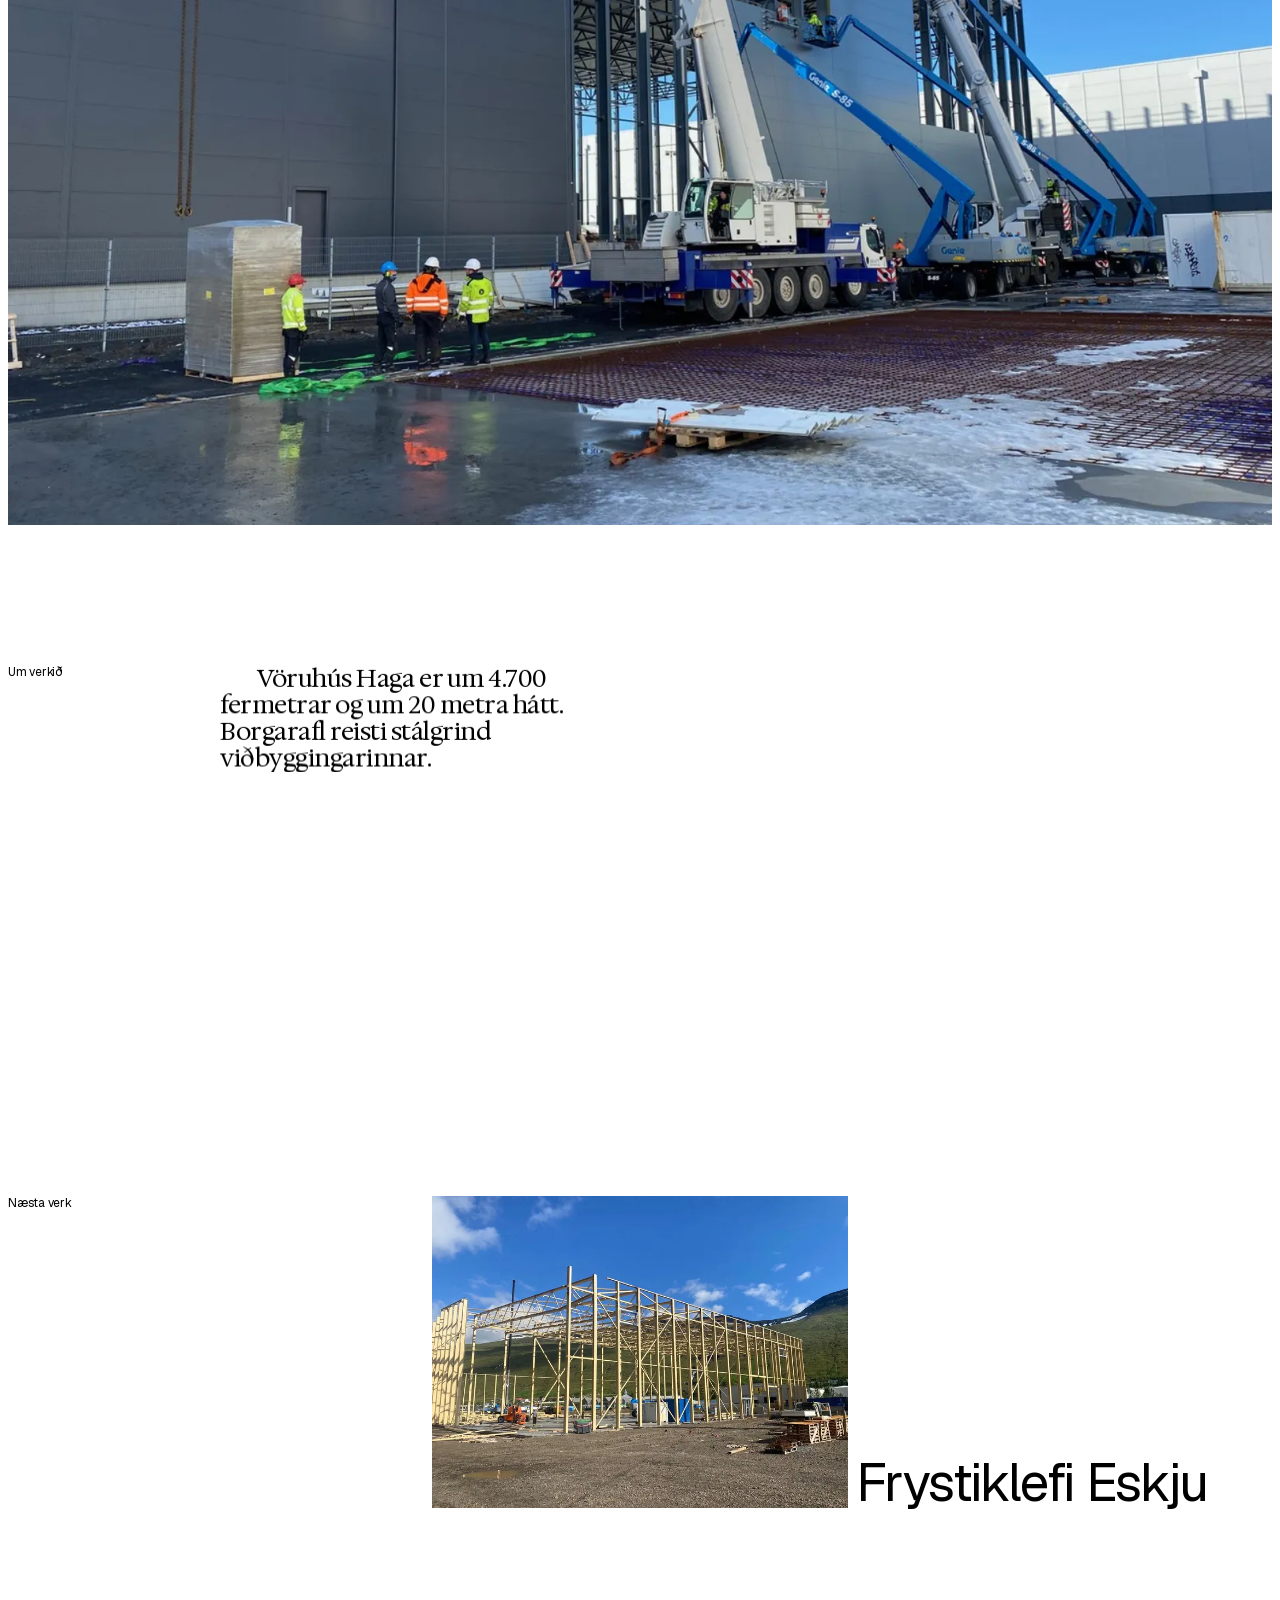
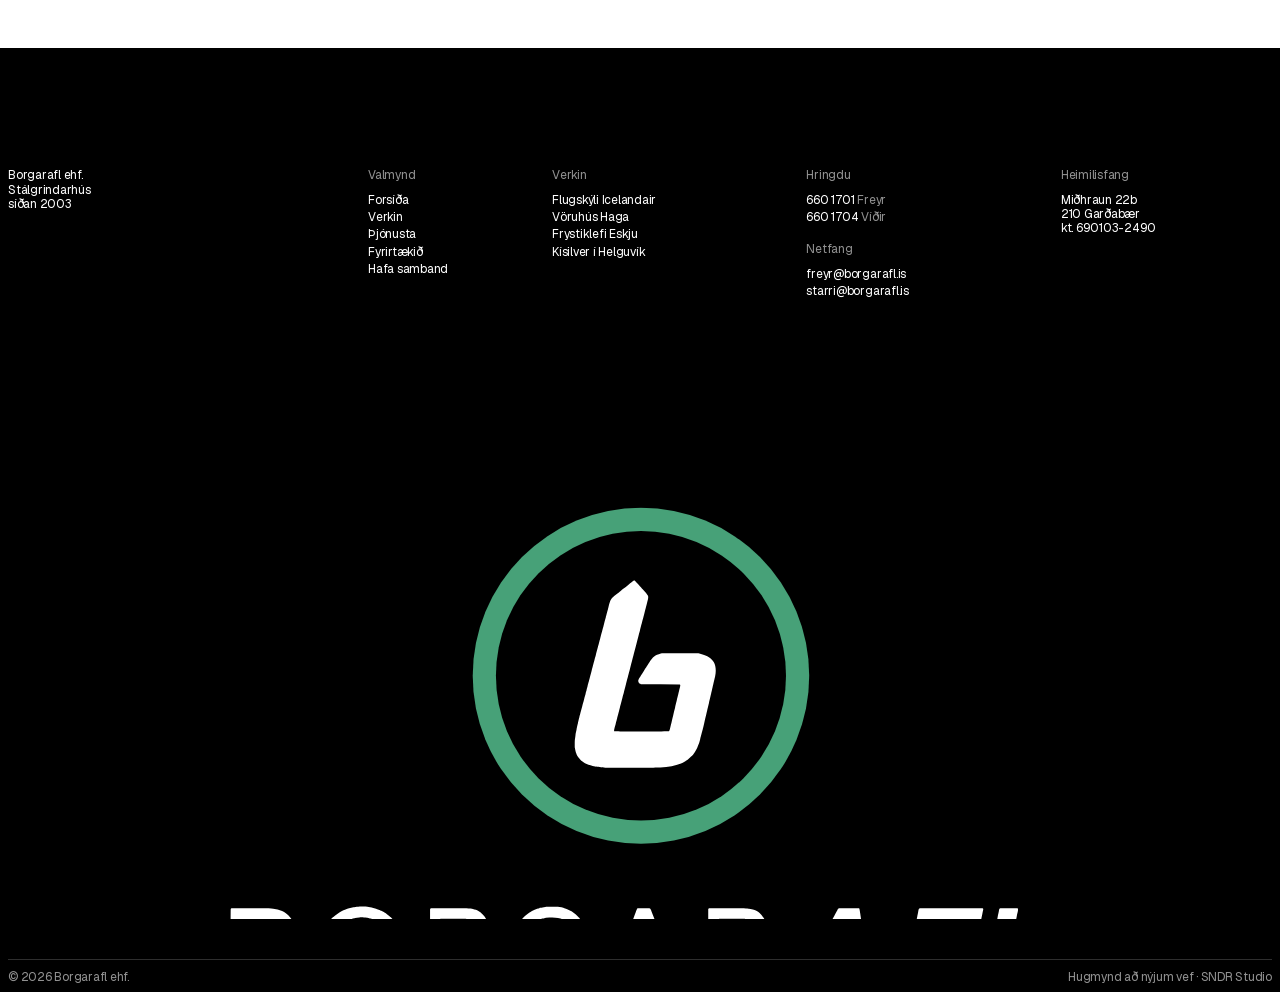
<file: verkin/voruhus-haga/index.html>
<!doctype html>
<html lang="is" class="no-js">
<head>
<meta charset="utf-8">
<meta name="viewport" content="width=device-width, initial-scale=1, viewport-fit=cover">
<title>Vöruhús Haga · Borgarafl</title>
<meta name="description" content="Vöruhús Haga, Viðbygging. Viðbygging við vöruhús Haga, um 94.000 rúmmetrar.">
<meta name="robots" content="noindex, nofollow">
<meta name="theme-color" content="#000000">
<meta name="format-detection" content="telephone=no">
<link rel="icon" href="../../assets/img/favicon-32.png" sizes="32x32" type="image/png">
<link rel="apple-touch-icon" href="../../assets/img/apple-touch-icon.png">
<link rel="preload" href="../../assets/fonts/Geist-latin.woff2" as="font" type="font/woff2" crossorigin>
<link rel="preload" href="../../assets/fonts/Hedvig-latin.woff2" as="font" type="font/woff2" crossorigin>
<script>var d=document.documentElement;d.classList.replace('no-js','js');if(!matchMedia('(prefers-reduced-motion: reduce)').matches){d.classList.add('from-wipe');try{if(!sessionStorage.getItem('bwipe'))d.classList.add('is-load')}catch(e){d.classList.add('is-load')}}</script>
<script src="../../assets/vendor/focus-guard.js"></script>
<link rel="stylesheet" href="../../assets/vendor/focus-guard.css">
<link rel="stylesheet" href="../../assets/css/site.css?v=mwhtn8cw">
</head>
<body class="is-inner is-project">
<a class="skip" href="#main">Fara í efni</a>
<div class="wipe" aria-hidden="true"><img class="wipe_mark" src="../../assets/img/logo-mark.svg" alt="" width="352" height="352"></div>
<header class="hdr" data-hdr>
  <a class="brand" href="../../" aria-label="Borgarafl, forsíða" translate="no" data-wipe>
    <span class="brand_full"><img class="l-light" src="../../assets/img/logo-white.svg" alt="" width="848" height="518"><img class="l-dark" src="../../assets/img/logo.svg" alt="" width="848" height="518"></span>
    <span class="brand_mark"><img src="../../assets/img/logo-mark.svg" alt="" width="352" height="352"></span>
  </a>
  <nav class="nav" aria-label="Aðalvalmynd"><ul class="nav_list"><li><a class="link is-cur" href="../../verkin/" aria-current="page" data-wipe>Verkin</a></li><li><a class="link" href="../../thjonusta/" data-wipe>Þjónusta</a></li><li><a class="link" href="../../fyrirtaekid/" data-wipe>Fyrirtækið</a></li></ul>
    <a class="nav_tel" href="tel:+3546601701"><svg viewBox="0 0 16 16" aria-hidden="true"><path d="M5.2 1.5 3.3 1.6c-.9.1-1.6.9-1.5 1.8.5 5.6 5.2 10.3 10.8 10.8.9.1 1.7-.6 1.8-1.5l.1-1.9a1 1 0 0 0-.7-1l-2.4-.8a1 1 0 0 0-1 .3l-.9 1a7.6 7.6 0 0 1-3.4-3.4l1-.9a1 1 0 0 0 .3-1l-.8-2.4a1 1 0 0 0-1-.7Z" fill="none" stroke="currentColor" stroke-width="1.3" stroke-linejoin="round"/></svg>660 1701</a>
    <a class="nav_cta" href="../../hafa-samband/" data-wipe>Hafa samband</a>
  </nav>
  <button type="button" class="menu_btn" data-menu-btn aria-expanded="false" aria-controls="menu"><span class="menu_lbl" data-menu-lbl>Valmynd</span><span class="menu_ic" aria-hidden="true"><i></i><i></i></span></button>
</header>
<div class="menu" id="menu" tabindex="-1" data-menu hidden>
  <nav aria-label="Valmynd"><ul class="menu_list"><li style="--d:0"><a class="menu_a" href="../../" data-wipe><span>Forsíða</span><i aria-hidden="true">01</i></a></li><li style="--d:1"><a class="menu_a is-cur" href="../../verkin/" aria-current="page" data-wipe><span>Verkin</span><i aria-hidden="true">02</i></a></li><li style="--d:2"><a class="menu_a" href="../../thjonusta/" data-wipe><span>Þjónusta</span><i aria-hidden="true">03</i></a></li><li style="--d:3"><a class="menu_a" href="../../fyrirtaekid/" data-wipe><span>Fyrirtækið</span><i aria-hidden="true">04</i></a></li><li style="--d:4"><a class="menu_a" href="../../hafa-samband/" data-wipe><span>Hafa samband</span><i aria-hidden="true">05</i></a></li></ul></nav>
  <div class="menu_foot" style="--d:5">
    <a class="menu_tel" href="tel:+3546601701"><span class="mute">Freyr</span> 660 1701</a><a class="menu_tel" href="tel:+3546601704"><span class="mute">Víðir</span> 660 1704</a>
    <a class="menu_mail" href="mailto:freyr@borgarafl.is">freyr@borgarafl.is</a><a class="menu_mail" href="mailto:starri@borgarafl.is">starri@borgarafl.is</a>
  </div>
</div>
<main id="main">

<section class="hero" data-theme="dark">
  <div class="hero_media" data-hero-media><img class="cover" width="1600" height="1200" src="../../assets/img/hagar-1.webp" srcset="../../assets/img/hagar-1-s.webp 760w, ../../assets/img/hagar-1.webp 1600w" sizes="100vw" alt="Vöruhús Haga" fetchpriority="high" decoding="async"></div>
  <div class="hero_in">
    <h1 class="t-h4 hero_t" data-lines>Vöruhús<br>Haga</h1>
    <p class="hero_fig"><span class="t-serif-xl" data-lines>94.000 m³</span><span class="ui">rúmmál</span></p>
    
  </div>
</section>
<section class="pinfo">
  <dl class="facts_dl ui">
    <div><dt>Staðsetning</dt><dd>Viðbygging</dd></div>
    <div><dt>Verkkaupi</dt><dd>Hagar</dd></div>
    <div><dt>Hlutverk</dt><dd>Uppsetning stálgrindar</dd></div>
    <div><dt>Flokkur</dt><dd>Vöruhús og kæling</dd></div>
    <div><dt>Hæð byggingar</dt><dd>20 m</dd></div><div><dt>Stærð</dt><dd>um 4.700 m²</dd></div><div><dt>Rúmmál</dt><dd>um 94.000 m³</dd></div>
  </dl>
  <p class="t-serif-l pinfo_p" data-lines>Viðbygging við vöruhús Haga, um 94.000 rúmmetrar.</p>
</section>
<section class="pgal">
  <button type="button" class="pgal_a" data-zoom aria-label="Stækka mynd"><img class="cover" width="1600" height="1200" src="../../assets/img/hagar-2.webp" srcset="../../assets/img/hagar-2-s.webp 760w, ../../assets/img/hagar-2.webp 1600w" sizes="100vw" alt="Vöruhús Haga, mynd 2" loading="lazy" decoding="async"></button>
  <div class="pgal_row">
    <p class="ui lbl">Um verkið</p>
    <div class="pgal_txt"><p class="t-serif-l" data-lines>Vöruhús Haga er um 4.700 fermetrar og um 20 metra hátt. Borgarafl reisti stálgrind viðbyggingarinnar.</p></div>
    <button type="button" class="pgal_b" data-zoom aria-label="Stækka mynd"><img class="cover" width="1600" height="1200" src="../../assets/img/hagar-1.webp" srcset="../../assets/img/hagar-1-s.webp 760w, ../../assets/img/hagar-1.webp 1600w" sizes="(min-width: 760px) 40vw, 92vw" alt="Vöruhús Haga, mynd 1" loading="lazy" decoding="async"></button>
  </div>
</section>
<a class="next" href="../../verkin/frystiklefi-eskju/" data-wipe>
  <span class="ui lbl">Næsta verk</span>
  <span class="next_img"><img class="cover" width="1600" height="1200" src="../../assets/img/eskja-1.webp" srcset="../../assets/img/eskja-1-s.webp 760w, ../../assets/img/eskja-1.webp 1600w" sizes="(min-width: 760px) 32vw, 60vw" alt="" loading="lazy" decoding="async"></span>
  <span class="t-h4 next_t">Frystiklefi Eskju</span>
</a>
<div class="zoom" data-zoom-layer hidden><button type="button" class="zoom_x ui" data-zoom-close>Loka</button></div>
</main>
<footer class="ftr" data-theme="dark">
  <div class="ftr_cols">
    <p class="ftr_name">Borgarafl ehf.<br>Stálgrindarhús<br>síðan 2003</p>
    <div><h2 class="lbl">Valmynd</h2><ul><li><a class="link" href="../../" data-wipe>Forsíða</a></li><li><a class="link" href="../../verkin/" data-wipe>Verkin</a></li><li><a class="link" href="../../thjonusta/" data-wipe>Þjónusta</a></li><li><a class="link" href="../../fyrirtaekid/" data-wipe>Fyrirtækið</a></li><li><a class="link" href="../../hafa-samband/" data-wipe>Hafa samband</a></li></ul></div>
    <div><h2 class="lbl">Verkin</h2><ul><li><a class="link" href="../../verkin/flugskyli-icelandair/" data-wipe>Flugskýli Icelandair</a></li><li><a class="link" href="../../verkin/voruhus-haga/" data-wipe>Vöruhús Haga</a></li><li><a class="link" href="../../verkin/frystiklefi-eskju/" data-wipe>Frystiklefi Eskju</a></li><li><a class="link" href="../../verkin/kisilver-helguvik/" data-wipe>Kísilver í Helguvík</a></li></ul></div>
    <div><h2 class="lbl">Hringdu</h2><ul><li><a class="link" href="tel:+3546601701">660 1701</a> <span class="mute">Freyr</span></li><li><a class="link" href="tel:+3546601704">660 1704</a> <span class="mute">Víðir</span></li></ul>
      <h2 class="lbl lbl-2">Netfang</h2><ul><li><a class="link" href="mailto:freyr@borgarafl.is">freyr@borgarafl.is</a></li><li><a class="link" href="mailto:starri@borgarafl.is">starri@borgarafl.is</a></li></ul></div>
    <div><h2 class="lbl">Heimilisfang</h2><p>Miðhraun 22b<br>210 Garðabær<br>kt. 690103-2490</p></div>
  </div>
  <div class="ftr_logo" data-rise><img src="../../assets/img/logo-white.svg" alt="Borgarafl" width="848" height="518" loading="lazy"></div>
  <div class="ftr_base"><p>© 2026 Borgarafl ehf.</p><a class="link" href="https://sndrstudio.is" rel="noopener">Hugmynd að nýjum vef · SNDR Studio</a></div>
</footer>
<script src="../../assets/vendor/gsap.min.js" defer></script>
<script src="../../assets/vendor/ScrollTrigger.min.js" defer></script>
<script src="../../assets/vendor/lenis.min.js" defer></script>
<script src="../../assets/js/main.js?v=mwhtn8cw" defer></script>
</body>
</html>
</file>
<file: assets/vendor/focus-guard.css>
/* focus-guard.css: pairs with focus-guard.js. No ring after a tap or a click; every ring for the keyboard.
   Text fields keep theirs (the user is typing there whatever opened it). */
html[data-input="pointer"] :focus-visible:not(input):not(textarea):not(select):not([contenteditable="true"]) { outline: none; }
/* a focus target that is only a container (a menu panel, a dialog, a drawer): never ring it */
[tabindex="-1"]:focus { outline: none; }
</file>
<file: assets/css/site.css>
/* Borgarafl v3 — Kononenko system (tokens: _docs/borgarafl-2026-11-15/DESIGN.md) */
@font-face { font-family: 'Geist'; src: url('../fonts/Geist-latin.woff2') format('woff2'); font-weight: 100 900; font-display: swap; }
@font-face { font-family: 'Hedvig'; src: url('../fonts/Hedvig-latin.woff2') format('woff2'); font-weight: 400; font-display: swap; }

:root {
  --bk: #000; --wh: #fff; --gr: #eee; --gr2: #e2e2e2; --gr3: #929292;
  --sans: 'Geist', 'Helvetica Neue', Arial, sans-serif;
  --serif: 'Hedvig', Georgia, serif;
  --ease: cubic-bezier(0.17, 0.84, 0.44, 1);
  --m: 8px;               /* outer margin + column gap (K) */
  --col: calc((100vw - var(--m) * 13) / 12);
  --hdr: 62px;
}
*, *::before, *::after { box-sizing: border-box; }
html { -webkit-text-size-adjust: 100%; text-size-adjust: 100%; -webkit-tap-highlight-color: transparent; }
a, button { touch-action: manipulation; }
[id] { scroll-margin-top: 80px; }
html.lenis, html.lenis body { height: auto; }
.lenis.lenis-smooth { scroll-behavior: auto !important; }
.lenis.lenis-stopped { overflow: hidden; }
body { margin: 0; background: var(--wh); color: var(--bk); font: 400 12px/1.2 var(--sans); letter-spacing: -0.02em; -webkit-font-smoothing: antialiased; overflow-x: clip; }
img { display: block; max-width: 100%; height: auto; }
a { color: inherit; text-decoration: none; }
button { font: inherit; color: inherit; background: none; border: 0; padding: 0; cursor: pointer; letter-spacing: inherit; }
h1, h2, h3, p, ul, dl, dd, figure { margin: 0; padding: 0; }
ul { list-style: none; }
sup { font-size: 12px; vertical-align: top; letter-spacing: -0.02em; font-family: var(--sans); }
.sr { position: absolute; width: 1px; height: 1px; overflow: hidden; clip: rect(0 0 0 0); white-space: nowrap; }
.skip { position: fixed; left: var(--m); top: -60px; z-index: 100; background: var(--bk); color: var(--wh); padding: 10px 14px; }
.skip:focus { top: var(--m); }
:focus-visible { outline: 1px solid currentColor; outline-offset: 3px; }
.cover { width: 100%; height: 100%; object-fit: cover; }

/* type (K scale at 1440, fluid) */
.ui { font: 400 12px/1.2 var(--sans); letter-spacing: -0.02em; }
.mute { color: var(--gr3); }
.lbl { font: 400 12px/1.2 var(--sans); letter-spacing: -0.02em; }
.t-display { font: 400 clamp(2.4rem, 9.115vw, 8.2rem)/0.7 var(--sans); letter-spacing: -0.03em; }
.t-serif-xl { font: 400 clamp(2rem, 6.146vw, 5.53rem)/0.9 var(--serif); letter-spacing: -0.03em; }
.t-h4 { font: 400 clamp(2rem, 4.167vw, 3.75rem)/0.8 var(--sans); letter-spacing: -0.03em; }
.t-serif-l { font: 400 clamp(1.25rem, 1.95vw, 1.75rem)/1.05 var(--serif); letter-spacing: -0.02em; }
.t-display, .t-h4 { padding-bottom: .08em; }
.t-display, .t-serif-xl, .t-h4 { text-wrap: balance; }
.t-serif-l { text-wrap: pretty; }
.row_in, .ring_stats, .wk_cap, .hero_fig { font-variant-numeric: tabular-nums; }

/* line masks (split by main.js) */
.ln-m { display: block; overflow: hidden; padding-bottom: .12em; margin-bottom: -.12em; }
/* display type runs at line-height .7: give descenders (g, p) and accents (á, Þ) room inside the mask without moving the lines */
.t-display .ln-m { padding: .14em 0 .3em; margin: -.14em 0 -.3em; }
.ln { display: block; will-change: transform; }

/* links: underline draws (K .link) */
.link { position: relative; display: inline-block; }
.link::after { content: ''; position: absolute; left: 0; right: 0; bottom: -1px; height: 1px; background: currentColor; transform: scaleX(0); transform-origin: right; transition: transform .6s var(--ease); }
.link.is-cur::after, .link:focus-visible::after { transform: scaleX(1); transform-origin: left; }
@media (hover: hover) and (pointer: fine) { .link:hover::after { transform: scaleX(1); transform-origin: left; } }

/* ---------- header ---------- */
.hdr { position: fixed; inset: 0 0 auto 0; z-index: 50; display: flex; justify-content: space-between; align-items: flex-start; padding: max(var(--m), env(safe-area-inset-top)) max(var(--m), env(safe-area-inset-right)) var(--m) max(var(--m), env(safe-area-inset-left)); pointer-events: none; color: var(--bk); }
.hdr > * { pointer-events: auto; }
.brand { position: relative; display: block; width: 76px; height: 46px; }
.brand_full, .brand_mark { position: absolute; left: 0; top: 0; transition: opacity .6s var(--ease), transform .6s var(--ease); }
.brand_full img { width: 76px; height: auto; }
.brand_full .l-light { display: none; }
.brand_mark { opacity: 0; transform: scale(.6); transform-origin: left top; }
.brand_mark img { width: 30px; height: 30px; }
.hdr.is-small .brand_full { opacity: 0; transform: scale(.8); }
.hdr.is-small .brand_mark { opacity: 1; transform: none; }
.hdr.on-dark { color: var(--wh); }
.hdr.on-dark .brand_full .l-light { display: block; }
.hdr.on-dark .brand_full .l-dark { display: none; }
.hdr { align-items: center; transition: transform .5s var(--ease), background-color .35s, color .35s, box-shadow .35s; }
.hdr.is-bar { background: var(--wh); box-shadow: 0 1px 0 rgba(0,0,0,.08); }
.hdr.is-bar.on-dark { background: var(--bk); box-shadow: 0 1px 0 rgba(255,255,255,.1); }
.hdr.is-hidden { transform: translateY(-100%); }
.nav { display: flex; align-items: center; gap: 28px; font: 400 14px/1 var(--sans); letter-spacing: -0.01em; }
.nav_list { display: flex; gap: 26px; }
.nav_list a { display: block; padding: 8px 0; }
.nav_tel { display: inline-flex; align-items: center; gap: 7px; padding: 8px 0; white-space: nowrap; font-variant-numeric: tabular-nums; }
.nav_tel svg { width: 15px; height: 15px; }
.nav_cta { display: inline-flex; align-items: center; height: 40px; padding: 0 18px; border-radius: 999px; background: var(--bk); color: var(--wh); white-space: nowrap; transition: background-color .3s, color .3s, transform .3s var(--ease); }
.hdr.on-dark .nav_cta, .menu-open .nav_cta { background: var(--wh); color: var(--bk); }
.nav_cta:active { transform: scale(.97); }
@media (hover: hover) and (pointer: fine) { .nav_cta:hover { background: #2b2b2b; } .hdr.on-dark .nav_cta:hover { background: #dcdcdc; } .nav_tel:hover { opacity: .7; } }
.nav a:focus-visible, .menu_btn:focus-visible, .menu a:focus-visible { outline: 2px solid currentColor; outline-offset: 3px; border-radius: 4px; }

/* menu button + full-screen menu (tablet / phone) */
.menu_btn { display: none; align-items: center; gap: 10px; height: 40px; padding: 0 4px 0 14px; font: 400 14px/1 var(--sans); color: inherit; }
.menu_ic { position: relative; width: 22px; height: 12px; }
.menu_ic i { position: absolute; left: 0; width: 100%; height: 1.5px; background: currentColor; transition: transform .45s var(--ease), top .45s var(--ease); }
.menu_ic i:first-child { top: 1px; } .menu_ic i:last-child { top: 9px; }
.menu-open .menu_ic i:first-child { top: 5px; transform: rotate(45deg); }
.menu-open .menu_ic i:last-child { top: 5px; transform: rotate(-45deg); }
.menu-open .hdr { color: var(--wh); background: var(--bk); box-shadow: none; transform: none; }
.menu-open .hdr .brand_full .l-light { display: block; } .menu-open .hdr .brand_full .l-dark { display: none; }
.menu { position: fixed; inset: 0; z-index: 49; background: var(--bk); color: var(--wh); display: flex; flex-direction: column; justify-content: space-between; padding: calc(var(--hdr) + 40px) max(16px, env(safe-area-inset-right)) max(28px, env(safe-area-inset-bottom)) max(16px, env(safe-area-inset-left)); overflow-y: auto; overscroll-behavior: contain; opacity: 0; visibility: hidden; transition: opacity .35s, visibility 0s .45s; outline: none; }
.menu-open .menu { opacity: 1; visibility: visible; transition: opacity .35s; }
.menu_list li { border-top: 1px solid rgba(255,255,255,.18); }
.menu_list li:last-child { border-bottom: 1px solid rgba(255,255,255,.18); }
.menu_a { display: flex; justify-content: space-between; align-items: baseline; padding: 14px 0 12px; font: 400 clamp(2rem, 9vw, 3.4rem)/1 var(--serif); letter-spacing: -0.02em; }
.menu_a i { font: 400 12px/1 var(--sans); font-style: normal; color: var(--gr3); }
.menu_a.is-cur span { text-decoration: underline; text-decoration-thickness: 1px; text-underline-offset: .12em; }
.menu_foot { display: grid; gap: 10px; padding-top: 32px; font: 400 15px/1.2 var(--sans); font-variant-numeric: tabular-nums; }
.menu_foot .mute { color: var(--gr3); display: inline-block; min-width: 4.2em; }
.menu_list li, .menu_foot { transform: translateY(24px); opacity: 0; transition: transform .6s var(--ease), opacity .4s; }
.menu-open .menu_list li, .menu-open .menu_foot { transform: none; opacity: 1; transition-delay: calc(.06s * var(--d) + .08s); }
.reduce .menu_list li, .reduce .menu_foot { transform: none; transition: opacity .2s; }
@media (max-width: 959px) {
  .nav { display: none; }
  .menu_btn { display: inline-flex; }
}
@media (min-width: 960px) { .menu { display: none; } }

/* ---------- page wipe (K wipeFront .8,0,.2,1) ---------- */
.wipe { position: fixed; inset: 0; z-index: 90; background: var(--bk); pointer-events: none; clip-path: inset(100% 0 0 0); }
.from-wipe .wipe { clip-path: inset(0 0 0 0); animation: wipesafe 0s 3.5s forwards; } /* if scripts never run, never leave the page covered */
@keyframes wipesafe { to { clip-path: inset(0 0 100% 0); } }
.wipe_mark { position: absolute; left: 50%; top: 50%; width: 44px; height: 44px; margin: -22px 0 0 -22px; opacity: 0; transition: opacity .6s var(--ease); }
.is-load .wipe { background: var(--wh); }
.is-load .wipe_mark { opacity: 1; }

/* ---------- hero ---------- */
.hero { position: relative; height: 100vh; height: 100svh; min-height: 520px; overflow: hidden; color: var(--wh); background: #222; }
.hero_media { position: absolute; inset: 0; overflow: hidden; }
.hero_media > img { position: absolute; inset: 0; width: 100%; height: 100%; object-fit: cover; }
.hero_media::after { content: ''; position: absolute; inset: 0; background: linear-gradient(180deg, rgba(0,0,0,.28) 0, rgba(0,0,0,0) 22%, rgba(0,0,0,0) 62%, rgba(0,0,0,.42) 100%); pointer-events: none; }
.hero_film { position: absolute; inset: 0; opacity: 0; transition: opacity 1.2s var(--ease); overflow: hidden; }
.hero_film.is-on { opacity: 1; }
.hero_film iframe { position: absolute; left: 50%; top: 50%; width: max(100%, 177.78vh); height: max(100%, 56.25vw); transform: translate(-50%, -50%); border: 0; pointer-events: none; }
.hero_in { position: absolute; inset: auto var(--m) var(--m) var(--m); display: flex; justify-content: space-between; align-items: flex-end; gap: 24px; z-index: 2; }
.hero_fig { display: flex; flex-direction: column; align-items: flex-end; gap: 6px; text-align: right; }
.hero_note { text-align: right; }

/* ---------- statement ---------- */
.stmt { padding: 140px var(--m) 0; text-align: center; }
.stmt_cols { display: grid; grid-template-columns: repeat(2, minmax(0, 18em)); justify-content: center; gap: 0 calc(var(--col) * 1); margin: 44px auto 0; text-align: left; }
.win { position: relative; overflow: hidden; }
.win img { width: 100%; height: 100%; object-fit: cover; transform-origin: 50% 50%; }
.win-wide { margin-top: 120px; height: 82vh; }
.stmt-svc { padding-bottom: 80px; text-align: left; }
.stmt-svc h2 { max-width: 22ch; }

/* ---------- facts ---------- */
.facts { display: grid; grid-template-columns: repeat(12, 1fr); gap: 80px var(--m); padding: 120px var(--m); }
.facts_dl { grid-column: 1 / 7; display: grid; gap: 14px; align-content: start; }
.facts_dl > div { display: grid; grid-template-columns: 1fr 2fr; gap: var(--m); }
.facts_dl dt { color: var(--bk); font-family: var(--serif); }
.facts_dl dd { max-width: 26em; }
.facts_p { grid-column: 7 / 13; max-width: 24em; }
.facts_dl-2 { grid-column: 1 / 13; grid-template-columns: repeat(3, 1fr); }
.facts_dl-2 > div { grid-template-columns: 1fr 1.3fr; }

/* ---------- table (K offices list) ---------- */
.tbl-sec { padding: 60px var(--m) 140px; }
.tbl-sec > h2 { max-width: 15ch; margin-bottom: 90px; }
.tbl { display: grid; grid-template-columns: repeat(12, 1fr); gap: var(--m); }
.tbl_lbl { grid-column: 1 / 3; }
.tbl ul { grid-column: 3 / 13; }
.row { position: relative; overflow: hidden; }
.row_in { display: grid; grid-template-columns: 2fr 1.4fr 1.4fr 20px; gap: var(--m); padding: 9px 0 8px; align-items: center; }
.row_in-3 { grid-template-columns: 1fr 2fr 2fr; }
.row_in-4 { grid-template-columns: 1.4fr 1fr 1fr 1.4fr; }
.row .rule { position: absolute; left: 0; right: 0; bottom: 0; height: 1px; background: var(--gr2); transform-origin: left; }
.row a { display: block; transition: background-color .3s var(--ease), color .3s var(--ease); }
.row a:hover { background: var(--bk); color: var(--wh); }
.row a:hover .mute { color: #bbb; }
.ar { width: 10px; height: 10px; justify-self: end; }
.tbl ul .row:first-child::before { content: ''; position: absolute; left: 0; right: 0; top: 0; height: 1px; background: var(--gr2); }

/* ---------- sketch (K "From Sketch to Strategy") ---------- */
.sketch { position: relative; padding: 40px var(--m) 60px; }
.sketch_stage { position: relative; width: min(100%, 1240px); margin: 0 auto; aspect-ratio: 4 / 3; max-height: 92vh; }
.sketch_cv, .sketch_fb { position: absolute; inset: 0; width: 100%; height: 100%; object-fit: contain; }
.sketch_fb { opacity: 0; }
.no-webgl .sketch_fb, .reduce .sketch_fb { opacity: 1; }
.sketch_t { margin-top: 48px; text-align: center; color: var(--bk); }

/* ---------- prose ---------- */
.prose { display: grid; grid-template-columns: repeat(12, 1fr); gap: 60px var(--m); padding: 100px var(--m) 140px; }
.prose > h2 { grid-column: 4 / 13; max-width: 17ch; text-indent: 1.5em; }
.prose_lbl { grid-column: 1 / 3; grid-row: 2; }
.prose_p { grid-column: 9 / 13; grid-row: 2; max-width: 22em; text-indent: 1.5em; }
.prose-r .prose_lbl, .prose-r .prose_p { grid-row: 1; }
.prose-r .prose_p { grid-column: 3 / 8; }

/* ---------- works (K selected projects, scattered) ---------- */
.works { padding: 120px var(--m) 160px; }
.works_t { margin-bottom: 60px; }
.works_grid { display: grid; grid-template-columns: repeat(12, 1fr); gap: 0 var(--m); }
.wk { display: block; position: relative; transition: opacity .6s var(--ease); }
.wk_img { display: block; overflow: hidden; aspect-ratio: 4 / 3; background: var(--gr); }
.wk_img img { transition: filter .6s var(--ease), opacity .6s var(--ease), transform 1.109s var(--ease); }
.wk_cap { display: flex; justify-content: space-between; padding-top: 8px; }
.wk-0 { grid-column: 1 / 5; }
.wk-1 { grid-column: 7 / 11; margin-top: 18vh; }
.wk-2 { grid-column: 2 / 6; margin-top: -4vh; }
.wk-3 { grid-column: 9 / 13; margin-top: 10vh; }
@media (hover: hover) and (pointer: fine) {
  .works_grid:has(.wk:hover) .wk:not(:hover) .wk_img img { filter: grayscale(1) contrast(1.9) brightness(1.35); opacity: .28; }
  .wk:hover .wk_img img { transform: scale(1.03); }
}
.works_all { text-align: center; margin-top: 120px; }

/* ---------- radial (K "Refined & Bold Essential") ---------- */
.radial { height: 240vh; position: relative; background: var(--wh); transition: background-color .3s var(--ease); }
.radial.is-dark { background: var(--bk); color: var(--wh); }
.radial_stage { position: sticky; top: 0; height: 100vh; height: 100svh; display: grid; place-items: center; overflow: hidden; }
.radial_lines { position: absolute; left: 50%; top: 50%; width: 0; height: 0; }
.rl { position: absolute; left: 0; top: 0; width: 42vmin; height: 1px; transform: rotate(var(--a)); transform-origin: 0 0; }
.rl i { position: absolute; left: 12vmin; right: 0; top: 0; height: 1px; background: currentColor; opacity: .22; transform-origin: left; }
.rl b { position: absolute; right: -6px; top: 0; transform: translate(100%, -50%) rotate(calc(var(--a) * -1 - var(--spin, 0deg))); font-weight: 400; white-space: nowrap; color: var(--gr3); }
.radial_t { position: relative; text-align: center; transition: opacity .3s var(--ease); }
.radial_t-2 { position: absolute; opacity: 0; }
.radial.is-dark .radial_t-1 { opacity: 0; }
.radial.is-dark .radial_t-2 { opacity: 1; }

/* ---------- ring (K team sequence) ---------- */
.ring { background: var(--bk); color: var(--wh); padding: 140px var(--m) 160px; overflow: hidden; }
.ring_lead { display: grid; grid-template-columns: repeat(12, 1fr); gap: var(--m); }
.ring_lead .lbl { grid-column: 1 / 3; }
.ring_lead .t-serif-xl { grid-column: 3 / 11; max-width: 15ch; }
.ring_stage { position: relative; height: 120vmin; max-height: 1180px; margin: 40px 0; display: grid; place-items: center; }
.ring_wheel { position: absolute; left: 50%; top: 50%; width: 0; height: 0; }
.rp { position: absolute; left: 0; top: 0; width: clamp(64px, 9vw, 136px); aspect-ratio: 4 / 5; transform: rotate(calc(var(--i) * 22.5deg)) translateY(calc(min(46vmin, 520px) * -1)) translateX(-50%); transform-origin: 0 0; overflow: hidden; }
.rp img { width: 100%; height: 100%; object-fit: cover; }
.ring_c { position: relative; text-align: center; }
.ring_y { margin-bottom: 10px; }
.ring_stats { display: grid; grid-template-columns: repeat(4, 1fr); gap: 40px var(--m); }
.ring_stats li { display: flex; flex-direction: column; gap: 14px; }
.ring_stats .t-serif-l { color: var(--gr3); max-width: 11em; }

/* ---------- discs (K partners loop) ---------- */
.dc_l { display: block; width: 74%; height: 52%; object-fit: contain; }
.dc_l.sq { width: 64%; height: 64%; }
.dc_l.wide { width: 84%; height: 36%; }
.discs { background: var(--bk); color: var(--wh); position: relative; height: min(118vw, 1120px); min-height: 640px; display: grid; place-items: center; overflow: hidden; }
.discs_t { position: relative; z-index: 2; text-align: center; max-width: 11ch; }
.discs_orbit { position: absolute; left: 50%; top: 50%; width: 0; height: 0; animation: orbit 60s linear infinite; }
.discs:hover .discs_orbit { animation-play-state: paused; }
.dc { position: absolute; left: 0; top: 0; transform: rotate(calc(360deg / var(--n) * var(--i))) translateY(calc(min(38vw, 400px) * -1)); }
.dc { --w: clamp(96px, 10.5vw, 148px); }
.dc span { position: absolute; left: calc(var(--w) / -2); top: calc(var(--w) / -2); display: grid; place-items: center; width: var(--w); height: var(--w); border-radius: 50%; background: var(--wh); color: var(--bk); transform: rotate(calc(360deg / var(--n) * var(--i) * -1)); font: 400 13px/1 var(--sans); letter-spacing: -0.02em; text-align: center; padding: 6px; animation: counter 60s linear infinite; }
.discs:hover .dc span { animation-play-state: paused; }
@keyframes orbit { to { transform: rotate(360deg); } }
@keyframes counter { to { rotate: -360deg; } }

/* ---------- footer ---------- */
.ftr { background: var(--bk); color: var(--wh); padding: 120px var(--m) var(--m); }
.ftr_cols { display: grid; grid-template-columns: 2fr 1fr 1.4fr 1.4fr 1.2fr; gap: 24px var(--m); }
.ftr .lbl { color: var(--gr3); margin-bottom: 10px; }
.ftr .lbl-2 { margin-top: 18px; }
.ftr li + li { margin-top: 3px; }
.ftr_logo { margin: 120px 0 40px; overflow: hidden; display: flex; justify-content: center; }
.ftr_logo img { display: block; width: min(64vw, 900px); height: auto; }
.ftr_base { display: flex; justify-content: space-between; gap: 16px; color: var(--gr3); border-top: 1px solid rgba(255,255,255,.18); padding-top: 10px; }

/* ---------- work page ---------- */
.wpage { padding: 120px var(--m) 160px; min-height: 100vh; }
.wpage_t { margin-bottom: 70px; }
.wpage_list { display: none; }
.wpage[data-view="list"] .wpage_grid, .wpage[data-view="list"] .wpage_earlier { display: none; }
.wpage[data-view="list"] .wpage_list { display: grid; }
.wpage_list ul { grid-column: 1 / 13; }
.row-img .row_in { grid-template-columns: 120px 2fr 1.4fr 1.4fr 1fr 20px; padding: 6px 0; }
.row_th { display: block; width: 120px; aspect-ratio: 4 / 3; overflow: hidden; background: var(--gr); }
.row_th-none { background: none; }
.wpage_earlier { display: grid; grid-template-columns: repeat(12, 1fr); gap: var(--m); margin-top: 160px; }
.wpage_earlier .lbl { grid-column: 1 / 3; }
.wpage_earlier .t-serif-l { grid-column: 3 / 9; }
.pill { position: fixed; left: 50%; bottom: 14px; transform: translateX(-50%); z-index: 40; display: flex; gap: 2px; padding: 3px; background: var(--gr); border-radius: 6px; }
.pill_b { display: flex; align-items: center; gap: 6px; padding: 7px 11px; border-radius: 4px; color: var(--gr3); transition: background-color .3s var(--ease), color .3s var(--ease); }
.pill_b svg { width: 11px; height: 11px; }
.pill_b[aria-pressed="true"] { background: var(--wh); color: var(--bk); }

/* ---------- project ---------- */
.pinfo { display: grid; grid-template-columns: repeat(12, 1fr); gap: 60px var(--m); padding: 110px var(--m) 120px; }
.pinfo .facts_dl { grid-column: 1 / 6; }
.pinfo_p { grid-column: 7 / 13; max-width: 22em; text-indent: 1.5em; }
.pgal { padding: 0 var(--m) 140px; }
.pgal_a { display: block; width: 100%; height: 90vh; overflow: hidden; cursor: zoom-in; }
.pgal_a img, .pgal_b img { width: 100%; height: 100%; object-fit: cover; }
.pgal_row { display: grid; grid-template-columns: repeat(12, 1fr); gap: 60px var(--m); margin-top: 140px; align-items: start; }
.pgal_row .lbl { grid-column: 1 / 3; }
.pgal_txt { grid-column: 3 / 7; display: grid; gap: 1em; }
.pgal_txt .t-serif-l { text-indent: 1.5em; }
.pgal_b { grid-column: 8 / 13; display: block; aspect-ratio: 4 / 3; overflow: hidden; cursor: zoom-in; }
.next { display: grid; grid-template-columns: repeat(12, 1fr); gap: var(--m); align-items: end; padding: 0 var(--m) 140px; }
.next .lbl { grid-column: 1 / 3; align-self: start; }
.next_img { grid-column: 5 / 9; aspect-ratio: 4 / 3; overflow: hidden; }
.next_img img { transition: transform 1.109s var(--ease); }
.next:hover .next_img img { transform: scale(1.04); }
.next_t { grid-column: 9 / 13; }
.zoom { position: fixed; inset: 0; z-index: 80; background: rgba(0,0,0,.92); overscroll-behavior: contain; }
.zoom[hidden] { display: none; }
.zoom img { position: absolute; object-fit: contain; }
.zoom_x { position: absolute; right: var(--m); top: var(--m); color: var(--wh); z-index: 2; padding: 6px; }

/* ---------- services ---------- */
.svc { padding: 0 var(--m) 80px; }
.svc_i { display: grid; grid-template-columns: repeat(12, 1fr); gap: 30px var(--m); padding: 40px 0 100px; border-top: 1px solid var(--gr2); }
.svc_n { grid-column: 1 / 2; }
.svc_i h3 { grid-column: 2 / 7; }
.svc_i .t-serif-l { grid-column: 2 / 6; max-width: 20em; }
.svc_i .win { grid-column: 7 / 13; grid-row: 1 / span 2; aspect-ratio: 4 / 3; }
.cta { display: grid; grid-template-columns: repeat(12, 1fr); gap: 40px var(--m); padding: 60px var(--m) 160px; }
.cta > .t-serif-xl { grid-column: 1 / 8; max-width: 13ch; }
.cta_links { grid-column: 9 / 13; align-self: end; line-height: 1.6; }

/* ---------- about ---------- */
.ahero { position: relative; height: 100vh; height: 100svh; min-height: 560px; overflow: hidden; color: var(--wh); background: #222; }
.ahero_t { position: absolute; left: var(--m); top: 120px; max-width: 13ch; z-index: 2; text-indent: 1.2em; }
.film { padding: 0 var(--m) 140px; display: grid; grid-template-columns: repeat(12, 1fr); gap: var(--m); }
.film .lbl { grid-column: 1 / 3; }
.film_box { grid-column: 3 / 13; position: relative; aspect-ratio: 16 / 9; overflow: hidden; background: #111; }
.film_box > img { position: absolute; inset: 0; width: 100%; height: 100%; object-fit: cover; }
.film_box iframe { position: absolute; inset: 0; width: 100%; height: 100%; border: 0; }
.film_play { position: absolute; left: 50%; top: 50%; transform: translate(-50%, -50%); width: 104px; height: 104px; border-radius: 50%; background: var(--wh); color: var(--bk); display: grid; place-items: center; transition: transform .6s var(--ease); }
.film_play:hover { transform: translate(-50%, -50%) scale(1.08); }
.film_box.is-playing .film_play, .film_box.is-playing > img { display: none; }
.people { padding: 0 var(--m) 160px; }
.people > h2 { margin-bottom: 60px; }
.people .tbl ul { grid-column: 1 / 13; }

/* ---------- contact ---------- */
.contact { padding: 130px var(--m) 120px; display: grid; gap: 70px; }
.contact_t { max-width: 18ch; text-indent: 1.5em; }
.contact_row { display: grid; grid-template-columns: repeat(12, 1fr); gap: var(--m); }
.contact_row .lbl { grid-column: 3 / 5; padding-top: .6em; }
.contact_row .t-serif-xl { grid-column: 5 / 13; font-size: clamp(1.6rem, 3.6vw, 3.25rem); line-height: 1; }
.contact_img { margin: 0 var(--m); height: 80vh; }
.contact-2 { padding-top: 120px; }
.contact_kt { padding-left: calc(var(--col) * 2 + var(--m) * 2); }

/* ---------- 404 ---------- */
.nf { position: relative; height: 100vh; height: 100svh; overflow: hidden; color: var(--wh); background: #111; display: grid; place-items: center; }
.nf_bg { position: absolute; inset: -4%; }
.nf_bg img { width: 100%; height: 100%; object-fit: cover; opacity: .55; }
.nf_num { position: absolute; font: 400 clamp(10rem, 44vw, 46rem)/0.7 var(--sans); letter-spacing: -0.05em; color: rgba(255,255,255,.9); mix-blend-mode: overlay; }
.nf_in { position: relative; text-align: center; display: grid; gap: 18px; justify-items: center; }

/* ---------- reveal pre-states (only when JS + motion) ---------- */
.js:not(.reduce) [data-lines]:not(.is-split) { visibility: hidden; animation: showlate 0s 2.5s forwards; }
@keyframes showlate { to { visibility: visible; } }
.ln-m ~ .ln-m { text-indent: 0; }
.js:not(.reduce) [data-wk] { opacity: 0; }

/* ---------- phone ---------- */
@media (max-width: 759px) {
  :root { --hdr: 54px; }
  .brand { width: 62px; height: 38px; }
  .brand_full img { width: 62px; }
  .brand_mark img { width: 28px; height: 28px; }
  .hero_in { flex-direction: column; align-items: flex-start; gap: 14px; }
  .hero_fig { align-items: flex-start; text-align: left; }
  .hero_note { text-align: left; }
  .stmt { padding-top: 96px; }
  .stmt_cols { grid-template-columns: 1fr; gap: 14px; max-width: 26em; }
  .win-wide { margin-top: 70px; height: 56vh; }
  .facts, .prose, .pinfo, .tbl, .ring_lead, .pgal_row, .next, .cta, .film, .contact_row, .wpage_earlier, .svc_i { grid-template-columns: 1fr; }
  .facts > *, .prose > *, .pinfo > *, .tbl > *, .ring_lead > *, .pgal_row > *, .next > *, .cta > *, .film > *, .contact_row > *, .wpage_earlier > *, .svc_i > * { grid-column: 1 / -1 !important; grid-row: auto !important; }
  .facts { padding: 80px var(--m); gap: 50px; }
  .facts_dl > div, .facts_dl-2 > div { grid-template-columns: 1fr 1.6fr; }
  .facts_dl-2 { grid-template-columns: 1fr; }
  .tbl-sec { padding: 40px var(--m) 90px; }
  .tbl-sec > h2 { margin-bottom: 50px; }
  .row_in { grid-template-columns: 1.4fr 1fr 14px; }
  .row_in > :nth-child(3) { display: none; }
  .row_in-3 { grid-template-columns: .7fr 2fr; }
  .row_in-3 > :nth-child(3) { display: block; grid-column: 2; }
  .row_in-4 { grid-template-columns: 1fr 1fr; }
  .row_in-4 > :nth-child(3) { display: block; }
  .row-img .row_in { grid-template-columns: 72px 1fr 64px 12px; }
  .row-img .row_in > :nth-child(3), .row-img .row_in > :nth-child(4) { display: none; }
  .row-img .row_in > :nth-child(5) { display: block; text-align: right; }
  .row_th { width: 72px; }
  .sketch { padding: 20px 0 40px; }
  .sketch_stage { aspect-ratio: 3 / 4; max-height: none; }
  .sketch_cv, .sketch_fb { object-fit: cover; }
  .prose { padding: 70px var(--m) 90px; gap: 30px; }
  .prose > h2, .prose_p, .pinfo_p, .contact_t { text-indent: 0; }
  .works { padding: 80px var(--m) 110px; }
  .works_grid { grid-template-columns: 1fr 1fr; gap: 40px var(--m); }
  .wk-0, .wk-1, .wk-2, .wk-3 { grid-column: auto; margin: 0; }
  .wk-0, .wk-2 { grid-column: 1 / -1; }
  .wk-1 { margin-top: 0; }
  .wk-3 { margin-top: 18vh; }
  .wk_cap { flex-direction: column; gap: 3px; }
  .works_all { margin-top: 70px; }
  .radial { height: 200vh; }
  .rl { width: 25vmin; }
  .rl i { left: 6vmin; }
  .rl b { font-size: 10px; }
  .ring { padding: 100px var(--m) 110px; }
  .ring_stage { height: 112vmin; }
  .rp { width: 54px; transform: rotate(calc(var(--i) * 22.5deg)) translateY(-44vmin) translateX(-50%); }
  .ring_y { font-size: 3.2rem; }
  .ring_stats { grid-template-columns: 1fr 1fr; gap: 40px var(--m); }
  .discs { height: 150vw; min-height: 560px; }
  .dc { transform: rotate(calc(360deg / var(--n) * var(--i))) translateY(-41vw); }
  .dc { --w: 74px; }
  .dc span { font-size: 11px; }
  .discs_t { font-size: 2rem; }
  .ftr { padding-top: 90px; }
  .ftr_cols { grid-template-columns: 1fr 1fr; }
  .ftr_name { grid-column: 1 / -1; }
  .ftr_logo { margin-top: 80px; }
  .ftr_logo img { width: 100%; }
  .ftr_base { flex-direction: column; }
  .wpage { padding-top: 100px; }
  .wpage_earlier { margin-top: 100px; gap: 14px; }
  .pinfo { padding: 70px var(--m) 80px; gap: 40px; }
  .pgal_a { height: 62vh; }
  .pgal_row { margin-top: 80px; gap: 30px; }
  .next { padding-bottom: 100px; gap: 16px; }
  .svc_i { padding: 30px 0 70px; gap: 20px; }
  .cta { padding-bottom: 110px; }
  .ahero_t { top: 100px; right: var(--m); }
  .film_play { width: 80px; height: 80px; }
  .contact { padding: 100px var(--m) 80px; gap: 50px; }
  .contact_row { gap: 10px; }
  .contact_img { height: 56vh; }
  .contact_kt { padding-left: 0; }
}

@media (prefers-reduced-motion: reduce) {
  .discs_orbit, .dc span { animation: none; }
  * { transition-duration: .01ms !important; }
}
.ahero .hero_media::after { background: linear-gradient(180deg, rgba(0,0,0,.55) 0, rgba(0,0,0,.25) 45%, rgba(0,0,0,.1) 100%); }

/* loop controls (WIG: autoplay motion > 5 s needs a pause) */
.loopbtn { padding: 6px 0; color: inherit; opacity: .8; }
.loopbtn:hover { opacity: 1; }
.hero_ctl { display: flex; flex-direction: column; align-items: flex-end; gap: 10px; }
.discs_ctl { position: absolute; left: 50%; bottom: 24px; transform: translateX(-50%); z-index: 3; color: var(--gr3); }
.discs.is-paused .discs_orbit, .discs.is-paused .dc span { animation-play-state: paused; }
.reduce .discs_ctl, .reduce .hero_ctl .loopbtn { display: none; }
@media (max-width: 759px) { .hero_ctl { align-items: flex-start; } }
</file>
